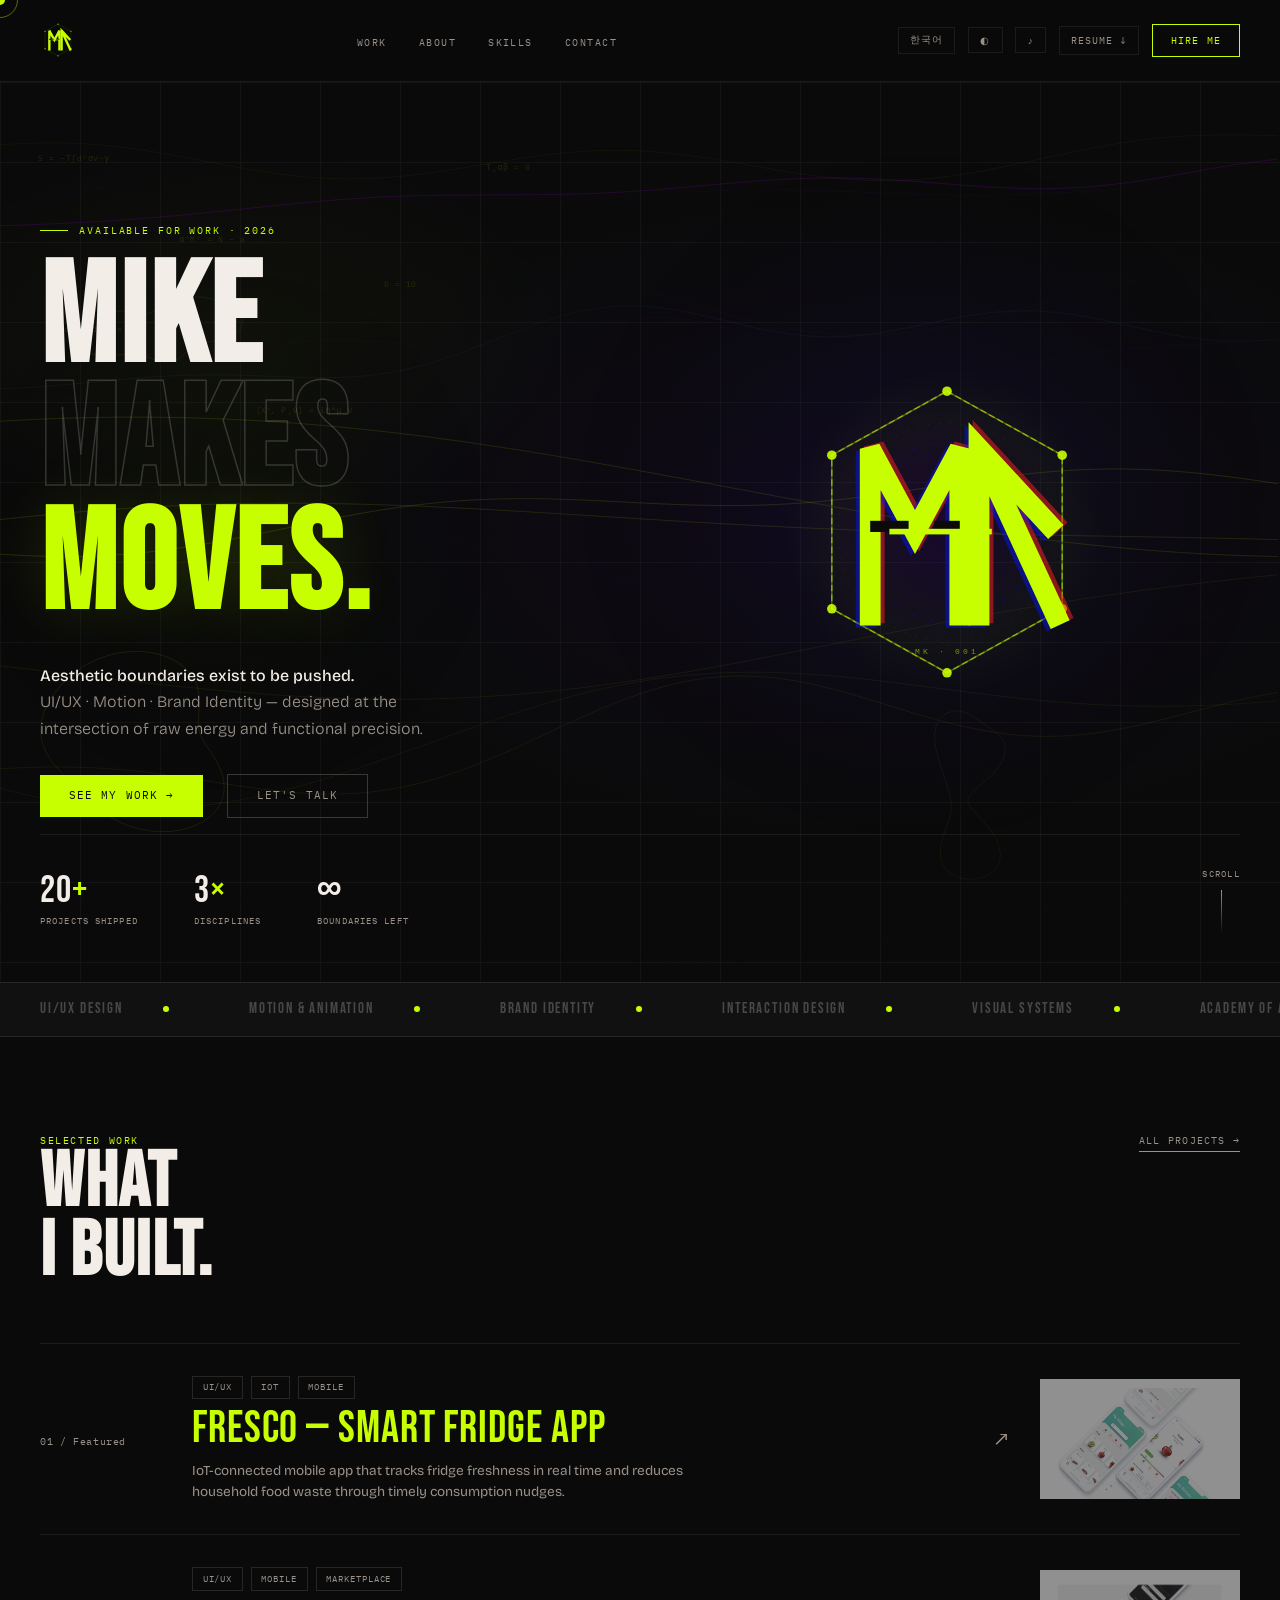
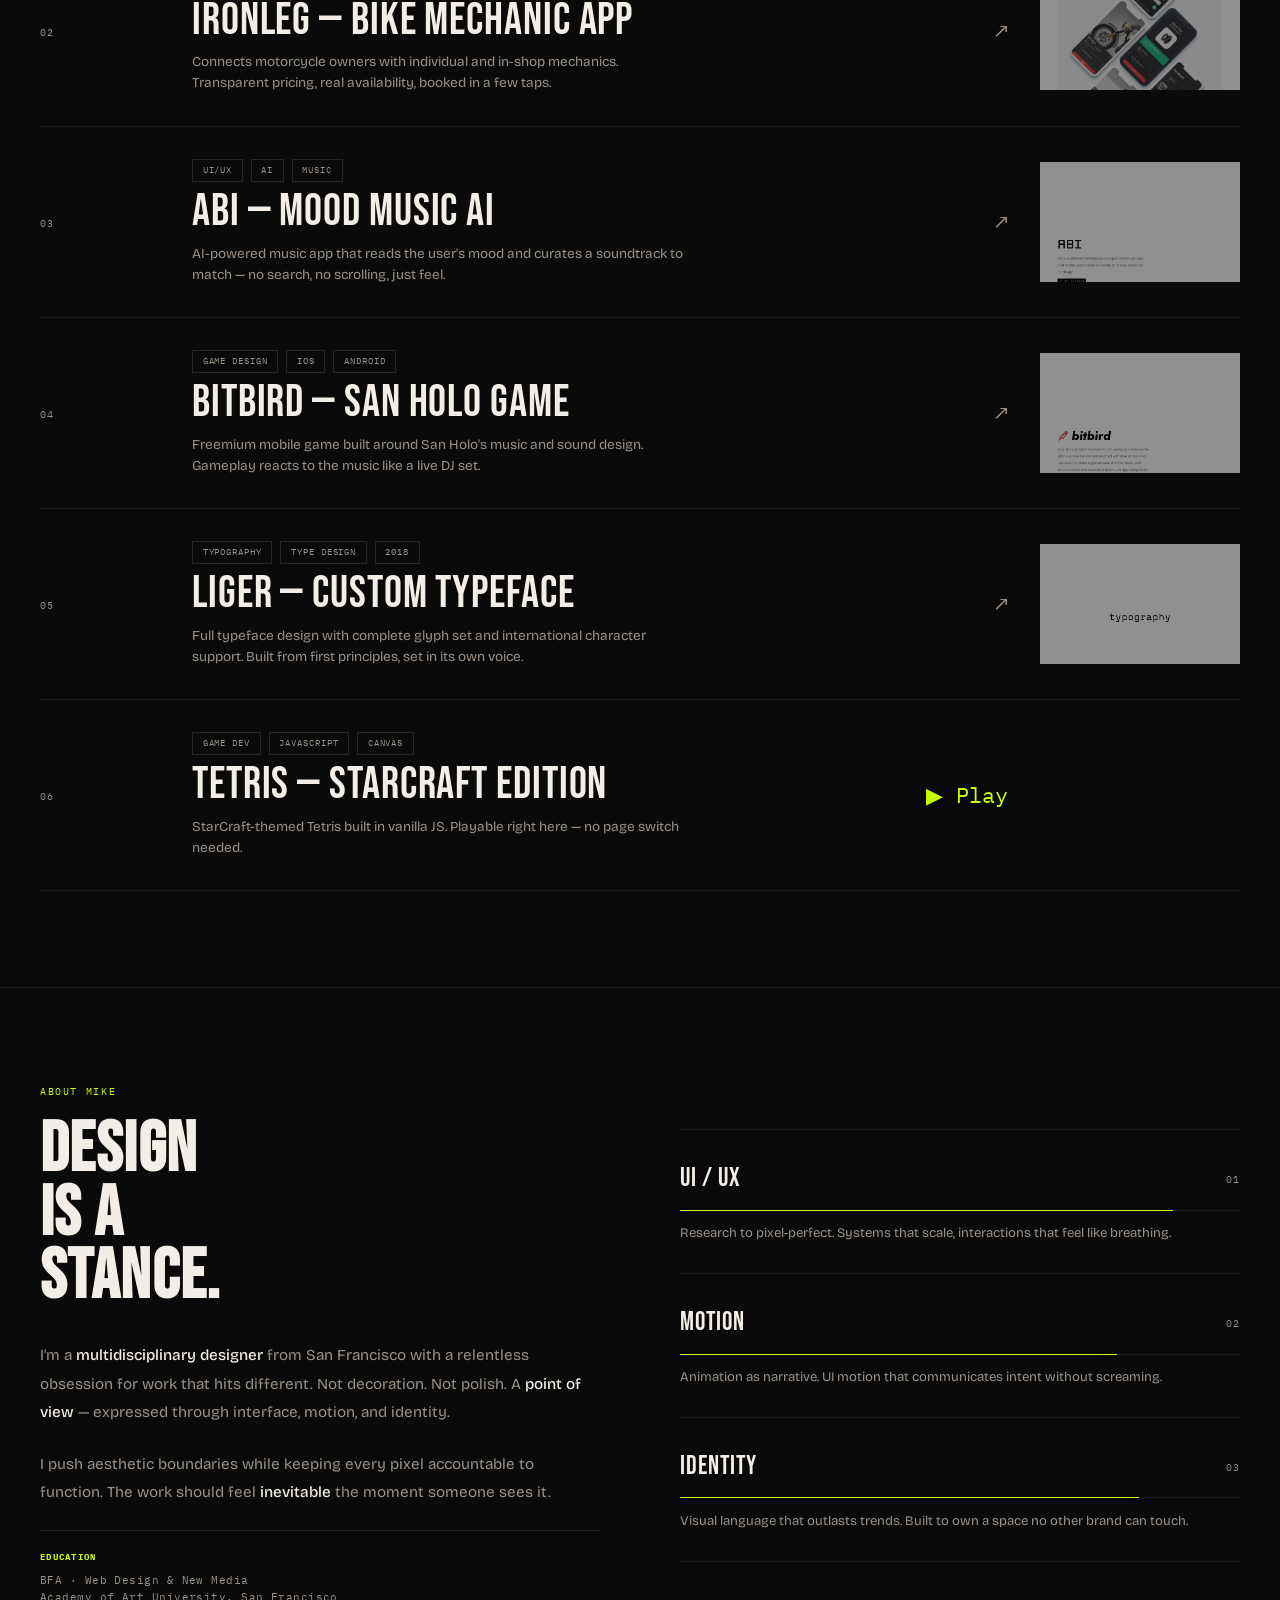
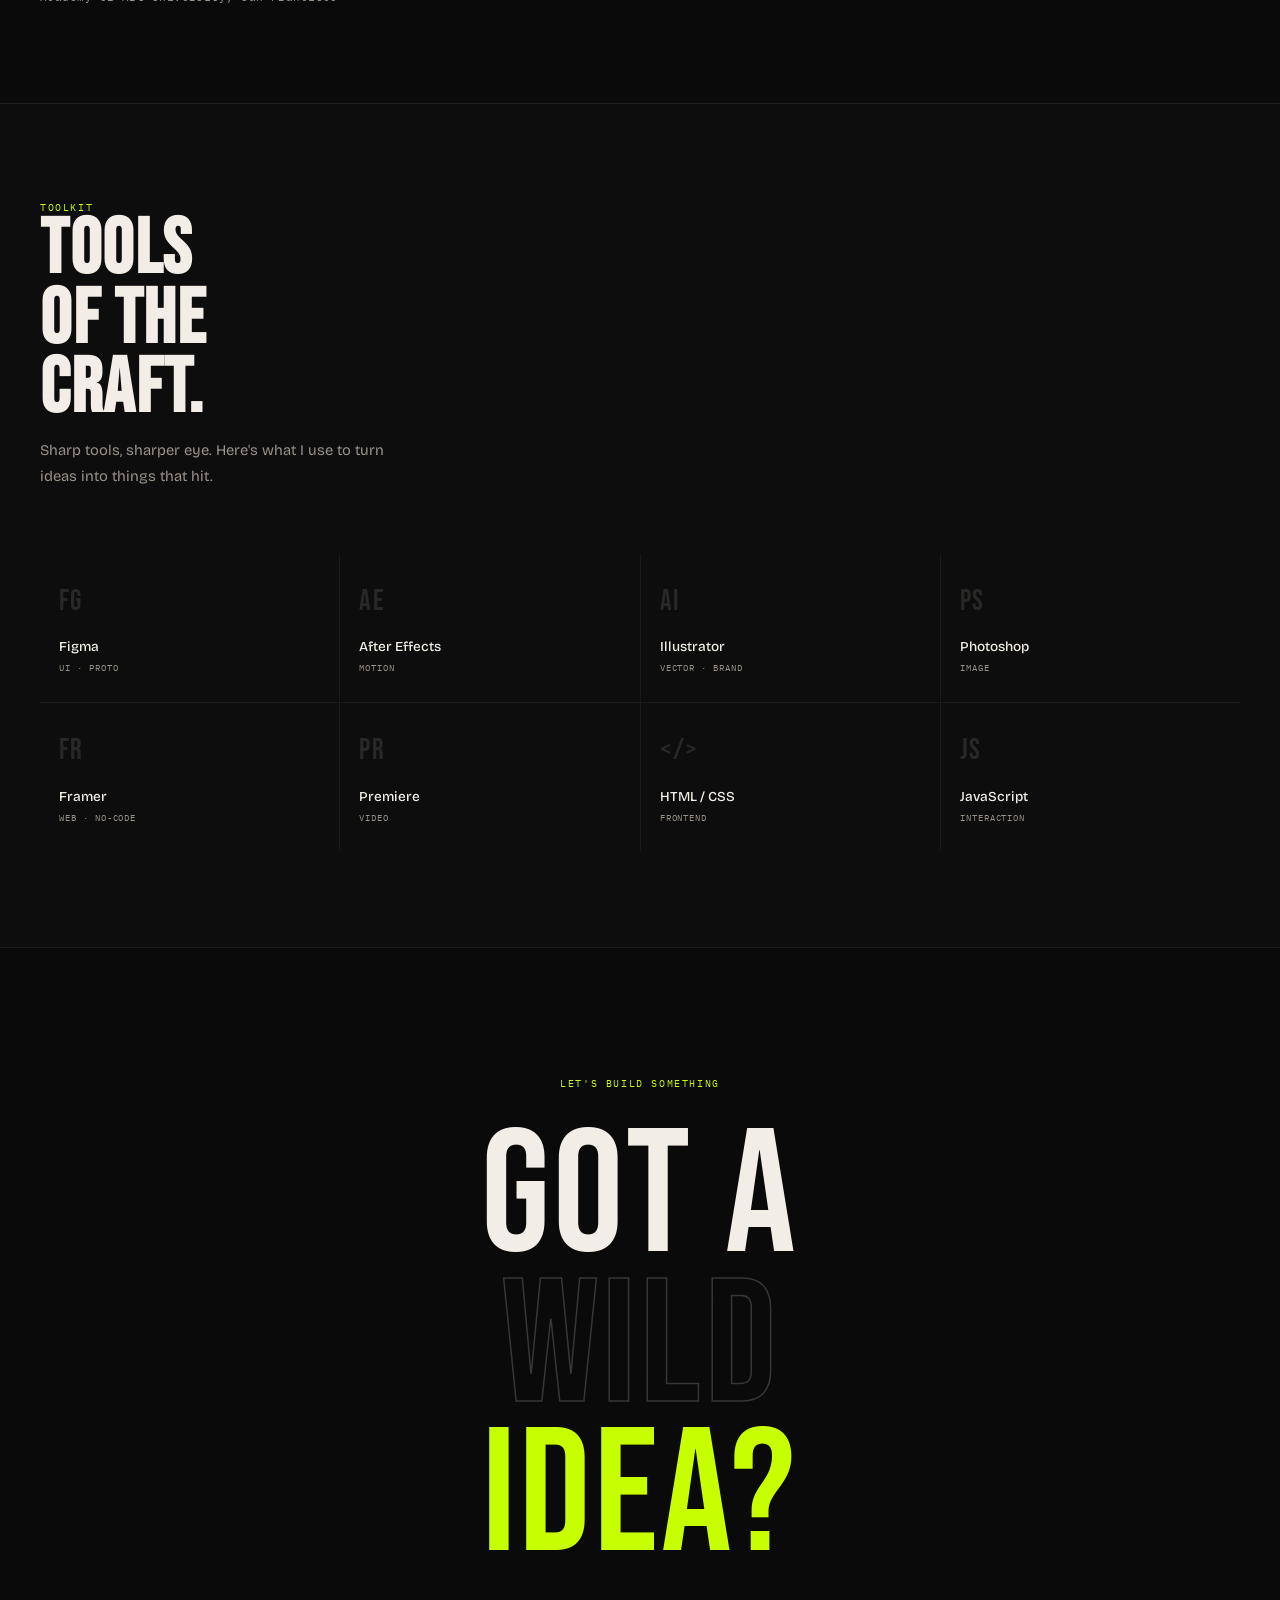
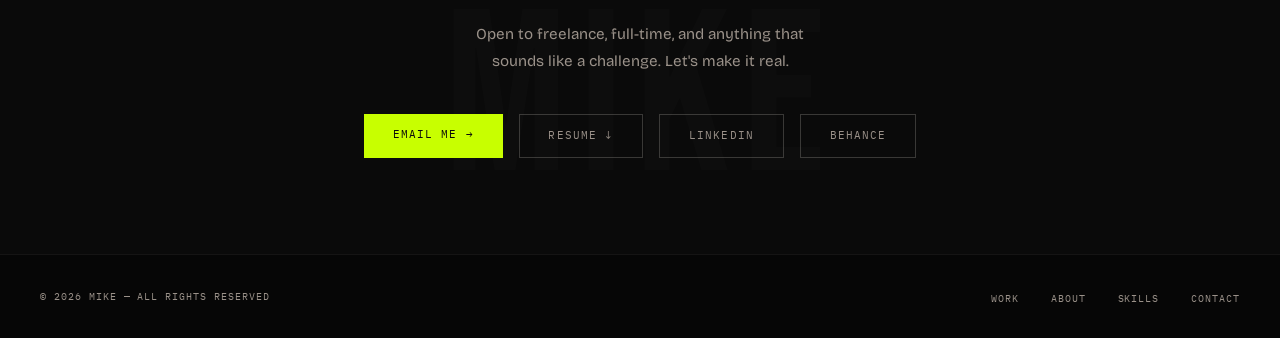
<file: index.html>
<!DOCTYPE html>
<html lang="en">
<head>
<meta charset="UTF-8"/>
<meta name="viewport" content="width=device-width, initial-scale=1.0"/>
<title>Mike — Designer</title>
<link rel="stylesheet" href="css/style.css"/>
<link href="https://fonts.googleapis.com/css2?family=Bebas+Neue&family=Black+Han+Sans&family=Noto+Sans+KR:wght@400;500;700&family=Bricolage+Grotesque:opsz,wght@12..96,200;12..96,400;12..96,500;12..96,700;12..96,800&family=IBM+Plex+Mono:wght@400;500&display=swap" rel="stylesheet"/>
</head>
<body>

<div id="cur"></div>
<div id="cur-ring"></div>

<!-- NAV -->
<nav>
  <a href="#hero" class="n-logo">
    <svg viewBox="0 0 200 200" xmlns="http://www.w3.org/2000/svg" class="n-badge">
      <polygon points="100,12 172,52 172,148 100,188 28,148 28,52" fill="none" stroke="#c8ff00" stroke-width="0.5" opacity="0.12"/>
      <polygon points="100,12 172,52 172,148 100,188 28,148 28,52" fill="none" stroke="#c8ff00" stroke-width="1" opacity="0.3"/>
      <polygon points="100,12 172,52 172,148 100,188 28,148 28,52" fill="none" stroke="#c8ff00" stroke-width="0.9" opacity="0.5" stroke-dasharray="4 2"/>
      <circle cx="100" cy="100" r="56" fill="none" stroke="#0014ff" stroke-width="0.6" stroke-dasharray="3 9" opacity="0.3"/>
      <circle cx="100" cy="12"  r="3" fill="#c8ff00" opacity="0.9"/>
      <circle cx="172" cy="52"  r="3" fill="#c8ff00" opacity="0.9"/>
      <circle cx="172" cy="148" r="3" fill="#c8ff00" opacity="0.9"/>
      <circle cx="100" cy="188" r="3" fill="#c8ff00" opacity="0.9"/>
      <circle cx="28"  cy="148" r="3" fill="#c8ff00" opacity="0.9"/>
      <circle cx="28"  cy="52"  r="3" fill="#c8ff00" opacity="0.9"/>
      <path d="M52 152 L52 48 L80 100 L108 48 L108 152" fill="none" stroke="#c8ff00" stroke-width="13" stroke-linejoin="miter" stroke-linecap="square"/>
      <path d="M120 152 L120 48 L168 100 L120 48 L168 152" fill="none" stroke="#c8ff00" stroke-width="13" stroke-linejoin="miter" stroke-linecap="square"/>
      <rect x="52" y="93" width="24" height="7" fill="#0a0a0a"/>
      <rect x="92" y="93" width="16" height="7" fill="#0a0a0a"/>
      <rect x="64" y="98" width="64" height="3.5" fill="#c8ff00"/>
    </svg>
  </a>
  <ul class="n-links">
    <li><a href="#works" data-i18n="nav.work">Work</a></li>
    <li><a href="#about" data-i18n="nav.about">About</a></li>
    <li><a href="#skills" data-i18n="nav.skills">Skills</a></li>
    <li><a href="#contact" data-i18n="nav.contact">Contact</a></li>
  </ul>
  <div class="nav-toggles">
    <button class="toggle-btn" id="lang-toggle">한국어</button>
    <button class="toggle-btn" id="invert-toggle">◐</button>
    <button class="toggle-btn" id="music-toggle" title="Beethoven — Symphony No. 9">♪</button>
    <audio id="bg-audio" src="assets/beethoven9_climax.mp3" loop preload="none"></audio>
    <a href="assets/resume.pdf" download class="toggle-btn">Resume ↓</a>
    <a href="#contact" class="n-hire" data-i18n="nav.hire">Hire me</a>
  </div>
</nav>

<!-- HERO -->
<section id="hero">
  <div class="hero-bg-grid"></div>
  <canvas id="quantum-canvas"></canvas>
  <div class="hero-diagonal"></div>
  <div class="hero-diagonal-inner">
    <div class="hero-shape-container">
      <div class="hero-circle" id="badge-hero">
        <svg viewBox="0 0 200 200" xmlns="http://www.w3.org/2000/svg" class="badge-svg">
          <rect width="200" height="200" fill="transparent"/>
          <polygon id="hex-static" points="100,12 172,52 172,148 100,188 28,148 28,52" fill="none" stroke="#c8ff00" stroke-width="0.5" opacity="0.12"/>
          <polygon id="hex-outer" points="100,12 172,52 172,148 100,188 28,148 28,52" fill="none" stroke="#c8ff00" stroke-width="1" opacity="0.3"/>
          <polygon id="hex-spin" points="100,12 172,52 172,148 100,188 28,148 28,52" fill="none" stroke="#c8ff00" stroke-width="0.9" opacity="0.5" stroke-dasharray="4 2"/>
          <circle id="inner-ring" cx="100" cy="100" r="56" fill="none" stroke="#0014ff" stroke-width="0.6" stroke-dasharray="3 9" opacity="0.3"/>
          <circle cx="100" cy="100" r="68" fill="none" stroke="#c8ff00" stroke-width="0.3" stroke-dasharray="1 6" opacity="0.15"/>
          <circle id="dot0" cx="100" cy="12"  r="3" fill="#c8ff00" opacity="0.9"/>
          <circle id="dot1" cx="172" cy="52"  r="3" fill="#c8ff00" opacity="0.9"/>
          <circle id="dot2" cx="172" cy="148" r="3" fill="#c8ff00" opacity="0.9"/>
          <circle id="dot3" cx="100" cy="188" r="3" fill="#c8ff00" opacity="0.9"/>
          <circle id="dot4" cx="28"  cy="148" r="3" fill="#c8ff00" opacity="0.9"/>
          <circle id="dot5" cx="28"  cy="52"  r="3" fill="#c8ff00" opacity="0.9"/>
          <g id="glitch-red" opacity="0.5" transform="translate(2.5,-1.5)">
            <path d="M52 152 L52 48 L80 100 L108 48 L108 152" fill="none" stroke="#ff1f1f" stroke-width="13" stroke-linejoin="miter" stroke-linecap="square"/>
            <path d="M120 152 L120 48 L168 100 L120 48 L168 152" fill="none" stroke="#ff1f1f" stroke-width="13" stroke-linejoin="miter" stroke-linecap="square"/>
          </g>
          <g id="glitch-blue" opacity="0.45" transform="translate(-2.5,1.5)">
            <path d="M52 152 L52 48 L80 100 L108 48 L108 152" fill="none" stroke="#0014ff" stroke-width="13" stroke-linejoin="miter" stroke-linecap="square"/>
            <path d="M120 152 L120 48 L168 100 L120 48 L168 152" fill="none" stroke="#0014ff" stroke-width="13" stroke-linejoin="miter" stroke-linecap="square"/>
          </g>
          <path d="M52 152 L52 48 L80 100 L108 48 L108 152" fill="none" stroke="#c8ff00" stroke-width="13" stroke-linejoin="miter" stroke-linecap="square"/>
          <path d="M120 152 L120 48 L168 100 L120 48 L168 152" fill="none" stroke="#c8ff00" stroke-width="13" stroke-linejoin="miter" stroke-linecap="square"/>
          <rect x="52" y="93" width="24" height="7" fill="#0a0a0a"/>
          <rect x="92" y="93" width="16" height="7" fill="#0a0a0a"/>
          <rect x="64" y="98" width="64" height="3.5" fill="#c8ff00"/>
          <text x="100" y="176" font-family="'Courier New',monospace" font-size="5" fill="#c8ff00" opacity="0.55" text-anchor="middle" letter-spacing="2">MK · 001</text>
        </svg>
      </div>
    </div>
  </div>

  <div class="q-readouts" aria-hidden="true">
    <span class="q-eq" style="top:8%;left:3%">S = −T∫d²σ√−γ</span>
    <span class="q-eq" style="top:17%;left:14%">α′M² = N − a</span>
    <span class="q-eq" style="top:27%;left:5%">∂_α∂^α Xᵘ = 0</span>
    <span class="q-eq" style="top:9%;left:38%">T_αβ = 0</span>
    <span class="q-eq" style="top:22%;left:30%">D = 10</span>
    <span class="q-eq" style="top:36%;left:20%">[Xᵘ, P_ν] = iη^μ_ν</span>
  </div>

  <div class="hero-left">
    <div class="hero-overline" data-i18n="hero.overline">Available for work · 2026</div>
    <h1 class="hero-h1">
      <div>MIKE</div>
      <div class="ghost" data-i18n="hero.h1.makes">MAKES</div>
      <div class="acid-word" data-i18n="hero.h1.moves">MOVES.</div>
    </h1>
    <p class="hero-sub" data-i18n="hero.sub"><strong>Aesthetic boundaries exist to be pushed.</strong><br/>
      UI/UX · Motion · Brand Identity — designed at the intersection of raw energy and functional precision.</p>
    <div class="hero-cta-row">
      <a href="#works" class="btn-primary" data-i18n="hero.cta.work">See my work →</a>
      <a href="#contact" class="btn-ghost" data-i18n="hero.cta.talk">Let's talk</a>
    </div>
  </div>

  <div class="hero-bottom">
    <div class="hero-stats">
      <div>
        <div class="stat-n">20<span>+</span></div>
        <div class="stat-l" data-i18n="stat.projects">Projects shipped</div>
      </div>
      <div>
        <div class="stat-n">3<span>×</span></div>
        <div class="stat-l" data-i18n="stat.disciplines">Disciplines</div>
      </div>
      <div>
        <div class="stat-n">∞</div>
        <div class="stat-l" data-i18n="stat.boundaries">Boundaries left</div>
      </div>
    </div>
    <a href="#works" class="scroll-hint">
      <span data-i18n="hero.scroll">Scroll</span>
      <div class="scroll-bar"></div>
    </a>
  </div>
</section>

<!-- TICKER -->
<div class="ticker">
  <div class="ticker-track">
    <div class="ticker-item"><span data-i18n="ticker.uiux">UI/UX Design</span> <span class="ticker-dot"></span></div>
    <div class="ticker-item"><span data-i18n="ticker.motion">Motion & Animation</span> <span class="ticker-dot"></span></div>
    <div class="ticker-item"><span data-i18n="ticker.brand">Brand Identity</span> <span class="ticker-dot"></span></div>
    <div class="ticker-item"><span data-i18n="ticker.interaction">Interaction Design</span> <span class="ticker-dot"></span></div>
    <div class="ticker-item"><span data-i18n="ticker.visual">Visual Systems</span> <span class="ticker-dot"></span></div>
    <div class="ticker-item"><span data-i18n="ticker.academy">Academy of Art · SF</span> <span class="ticker-dot"></span></div>
    <div class="ticker-item"><span data-i18n="ticker.uiux">UI/UX Design</span> <span class="ticker-dot"></span></div>
    <div class="ticker-item"><span data-i18n="ticker.motion">Motion & Animation</span> <span class="ticker-dot"></span></div>
    <div class="ticker-item"><span data-i18n="ticker.brand">Brand Identity</span> <span class="ticker-dot"></span></div>
    <div class="ticker-item"><span data-i18n="ticker.interaction">Interaction Design</span> <span class="ticker-dot"></span></div>
    <div class="ticker-item"><span data-i18n="ticker.visual">Visual Systems</span> <span class="ticker-dot"></span></div>
    <div class="ticker-item"><span data-i18n="ticker.academy">Academy of Art · SF</span> <span class="ticker-dot"></span></div>
  </div>
</div>

<!-- WORKS -->
<section id="works">
  <div class="section-header">
    <div>
      <div class="section-label" data-i18n="works.label">Selected Work</div>
      <h2 class="section-h reveal" data-i18n="works.h">WHAT<br/>I BUILT.</h2>
    </div>
    <a href="#" class="see-all" data-i18n="works.seeall">All projects →</a>
  </div>

  <div class="works-list">
    <a href="fresco.html" class="work-item featured-row reveal">
      <div class="work-idx">01 / Featured</div>
      <div class="work-center">
        <div class="work-tags-row">
          <span class="wtag">UI/UX</span>
          <span class="wtag">IoT</span>
          <span class="wtag">Mobile</span>
        </div>
        <div class="work-title-row" data-i18n="work.01.title">Fresco — Smart Fridge App</div>
        <div class="work-desc" data-i18n="work.01.desc">IoT-connected mobile app that tracks fridge freshness in real time and reduces household food waste through timely consumption nudges.</div>
      </div>
      <div class="work-arrow">↗</div>
      <img src="assets/fresco/5.png" alt="Fresco app mockup" class="work-preview"/>
    </a>

    <a href="ironleg.html" class="work-item reveal" style="display:grid;grid-template-columns:120px 1fr auto 200px;">
      <div class="work-idx">02</div>
      <div class="work-center">
        <div class="work-tags-row">
          <span class="wtag">UI/UX</span>
          <span class="wtag">Mobile</span>
          <span class="wtag">Marketplace</span>
        </div>
        <div class="work-title-row" data-i18n="work.02.title">ironleg — Bike Mechanic App</div>
        <div class="work-desc" data-i18n="work.02.desc">Connects motorcycle owners with individual and in-shop mechanics. Transparent pricing, real availability, booked in a few taps.</div>
      </div>
      <div class="work-arrow">↗</div>
      <img src="assets/ironleg/5.png" alt="ironleg app mockup" class="work-preview"/>
    </a>

    <a href="abi.html" class="work-item reveal">
      <div class="work-idx">03</div>
      <div class="work-center">
        <div class="work-tags-row">
          <span class="wtag">UI/UX</span>
          <span class="wtag">AI</span>
          <span class="wtag">Music</span>
        </div>
        <div class="work-title-row" data-i18n="work.03.title">ABI — Mood Music AI</div>
        <div class="work-desc" data-i18n="work.03.desc">AI-powered music app that reads the user's mood and curates a soundtrack to match — no search, no scrolling, just feel.</div>
      </div>
      <div class="work-arrow">↗</div>
      <img src="assets/abi/1.png" alt="ABI mood music app" class="work-preview"/>
    </a>

    <a href="bitbird.html" class="work-item reveal">
      <div class="work-idx">04</div>
      <div class="work-center">
        <div class="work-tags-row">
          <span class="wtag">Game Design</span>
          <span class="wtag">iOS</span>
          <span class="wtag">Android</span>
        </div>
        <div class="work-title-row" data-i18n="work.04.title">bitbird — San Holo Game</div>
        <div class="work-desc" data-i18n="work.04.desc">Freemium mobile game built around San Holo's music and sound design. Gameplay reacts to the music like a live DJ set.</div>
      </div>
      <div class="work-arrow">↗</div>
      <img src="assets/bitbird/1.png" alt="bitbird game mockup" class="work-preview"/>
    </a>

    <a href="liger.html" class="work-item reveal">
      <div class="work-idx">05</div>
      <div class="work-center">
        <div class="work-tags-row">
          <span class="wtag">Typography</span>
          <span class="wtag">Type Design</span>
          <span class="wtag">2018</span>
        </div>
        <div class="work-title-row" data-i18n="work.05.title">Liger — Custom Typeface</div>
        <div class="work-desc" data-i18n="work.05.desc">Full typeface design with complete glyph set and international character support. Built from first principles, set in its own voice.</div>
      </div>
      <div class="work-arrow">↗</div>
      <img src="assets/liger/1.png" alt="Liger typeface specimen" class="work-preview"/>
    </a>

    <div class="work-item reveal" id="tetris-work-item" style="cursor:pointer;">
      <div class="work-idx">06</div>
      <div class="work-center">
        <div class="work-tags-row">
          <span class="wtag">Game Dev</span>
          <span class="wtag">JavaScript</span>
          <span class="wtag">Canvas</span>
        </div>
        <div class="work-title-row">Tetris — StarCraft Edition</div>
        <div class="work-desc">StarCraft-themed Tetris built in vanilla JS. Playable right here — no page switch needed.</div>
      </div>
      <div class="work-arrow" style="color:var(--acid)">▶ Play</div>
    </div>
  </div>
</section>

<!-- TETRIS MODAL -->
<div id="tetris-modal" style="display:none;position:fixed;inset:0;z-index:9999;background:rgba(10,10,10,0.92);backdrop-filter:blur(6px);align-items:center;justify-content:center;">
  <div style="position:relative;width:min(98vw,860px);height:min(95vh,640px);border:1px solid var(--acid);box-shadow:0 0 40px rgba(200,255,0,0.15);">
    <button id="tetris-close" style="position:absolute;top:-40px;right:0;background:none;border:none;color:var(--acid);font-family:var(--f-mono);font-size:13px;letter-spacing:2px;cursor:pointer;padding:6px 12px;opacity:0.8;">✕ CLOSE</button>
    <iframe id="tetris-frame" src="" title="Tetris — StarCraft Edition" style="width:100%;height:100%;border:none;display:block;"></iframe>
  </div>
</div>

<!-- ABOUT -->
<section id="about">
  <div class="about-left reveal">
    <div class="about-label" data-i18n="about.label">About Mike</div>
    <h2 class="about-h" data-i18n="about.h">DESIGN<br/>IS A<br/>STANCE.</h2>
    <p class="about-body" data-i18n="about.body1">
      I'm a <strong>multidisciplinary designer</strong> from San Francisco with a relentless obsession for work that hits different. Not decoration. Not polish. A <strong>point of view</strong> — expressed through interface, motion, and identity.
    </p>
    <p class="about-body" data-i18n="about.body2">
      I push aesthetic boundaries while keeping every pixel accountable to function. The work should feel <strong>inevitable</strong> the moment someone sees it.
    </p>
    <div class="about-edu">
      <b data-i18n="about.edu.label">Education</b>
      <span data-i18n="about.edu.content">BFA · Web Design & New Media<br/>Academy of Art University, San Francisco</span>
    </div>
  </div>

  <div class="about-right reveal">
    <div class="discipline-card">
      <div class="disc-header">
        <span class="disc-name">UI / UX</span>
        <span class="disc-num">01</span>
      </div>
      <div class="disc-bar"><div class="disc-bar-fill" style="--w:88%"></div></div>
      <div class="disc-desc" data-i18n="disc.01.desc">Research to pixel-perfect. Systems that scale, interactions that feel like breathing.</div>
    </div>
    <div class="discipline-card">
      <div class="disc-header">
        <span class="disc-name">Motion</span>
        <span class="disc-num">02</span>
      </div>
      <div class="disc-bar"><div class="disc-bar-fill" style="--w:78%"></div></div>
      <div class="disc-desc" data-i18n="disc.02.desc">Animation as narrative. UI motion that communicates intent without screaming.</div>
    </div>
    <div class="discipline-card">
      <div class="disc-header">
        <span class="disc-name">Identity</span>
        <span class="disc-num">03</span>
      </div>
      <div class="disc-bar"><div class="disc-bar-fill" style="--w:82%"></div></div>
      <div class="disc-desc" data-i18n="disc.03.desc">Visual language that outlasts trends. Built to own a space no other brand can touch.</div>
    </div>
  </div>
</section>

<!-- SKILLS -->
<section id="skills">
  <div class="skills-top">
    <div class="reveal">
      <div class="section-label" data-i18n="skills.label">Toolkit</div>
      <h2 class="section-h" data-i18n="skills.h">TOOLS<br/>OF THE<br/>CRAFT.</h2>
      <p class="skills-intro" data-i18n="skills.intro">Sharp tools, sharper eye. Here's what I use to turn ideas into things that hit.</p>
    </div>
  </div>
  <div class="skills-mosaic reveal">
    <div class="sk"><div class="sk-abbr">Fg</div><div class="sk-name">Figma</div><div class="sk-cat">UI · Proto</div></div>
    <div class="sk"><div class="sk-abbr">Ae</div><div class="sk-name">After Effects</div><div class="sk-cat">Motion</div></div>
    <div class="sk"><div class="sk-abbr">Ai</div><div class="sk-name">Illustrator</div><div class="sk-cat">Vector · Brand</div></div>
    <div class="sk"><div class="sk-abbr">Ps</div><div class="sk-name">Photoshop</div><div class="sk-cat">Image</div></div>
    <div class="sk"><div class="sk-abbr">Fr</div><div class="sk-name">Framer</div><div class="sk-cat">Web · No-code</div></div>
    <div class="sk"><div class="sk-abbr">Pr</div><div class="sk-name">Premiere</div><div class="sk-cat">Video</div></div>
    <div class="sk"><div class="sk-abbr">&lt;/&gt;</div><div class="sk-name">HTML / CSS</div><div class="sk-cat">Frontend</div></div>
    <div class="sk"><div class="sk-abbr">Js</div><div class="sk-name">JavaScript</div><div class="sk-cat">Interaction</div></div>
  </div>
</section>

<!-- CONTACT -->
<section id="contact">
  <div class="contact-bg-text">MIKE</div>
  <div class="section-label" style="margin-bottom:2rem;text-align:center;" data-i18n="contact.label">Let's build something</div>
  <div class="contact-giant reveal">
    <div class="line1" data-i18n="contact.line1">GOT A</div>
    <div class="line2" data-i18n="contact.line2">WILD</div>
    <div class="line3" data-i18n="contact.line3">IDEA?</div>
  </div>
  <p class="contact-meta reveal" data-i18n="contact.meta">Open to freelance, full-time, and anything that sounds like a challenge. Let's make it real.</p>
  <div class="contact-btns reveal">
    <a href="mailto:friscomike94@gmail.com" class="btn-primary" data-i18n="contact.email">Email me →</a>
    <a href="assets/resume.pdf" download class="btn-ghost">Resume ↓</a>
    <a href="https://linkedin.com/in/mike" class="btn-ghost" target="_blank">LinkedIn</a>
    <a href="https://behance.net/mike" class="btn-ghost" target="_blank">Behance</a>
  </div>
</section>

<!-- FOOTER -->
<footer>
  <span class="f-copy" data-i18n="footer.copy">© 2026 Mike — All rights reserved</span>
  <ul class="f-links">
    <li><a href="#works" data-i18n="footer.work">Work</a></li>
    <li><a href="#about" data-i18n="footer.about">About</a></li>
    <li><a href="#skills" data-i18n="footer.skills">Skills</a></li>
    <li><a href="#contact" data-i18n="footer.contact">Contact</a></li>
  </ul>
</footer>

<script src="js/logo.js"></script>
<script src="js/main.js"></script>
<script src="js/quantum.js"></script>
</body>
</html>
</file>
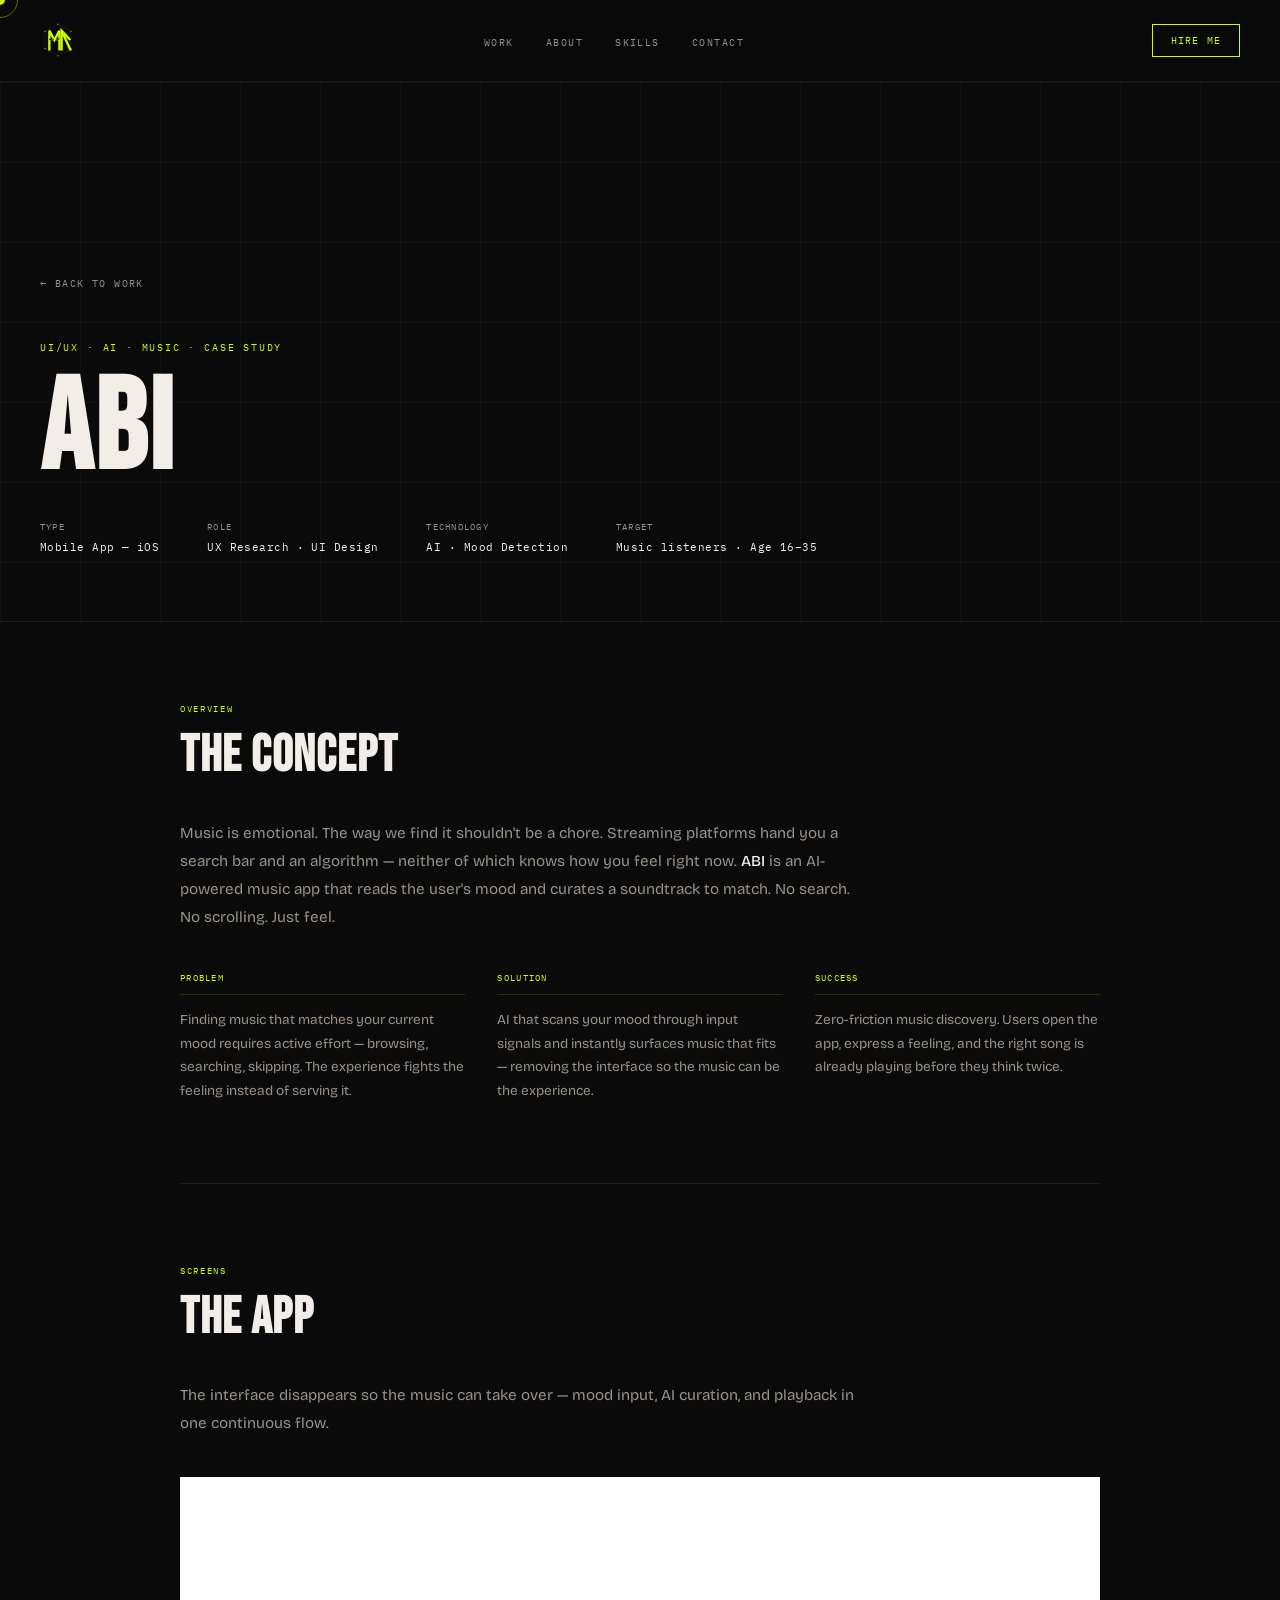
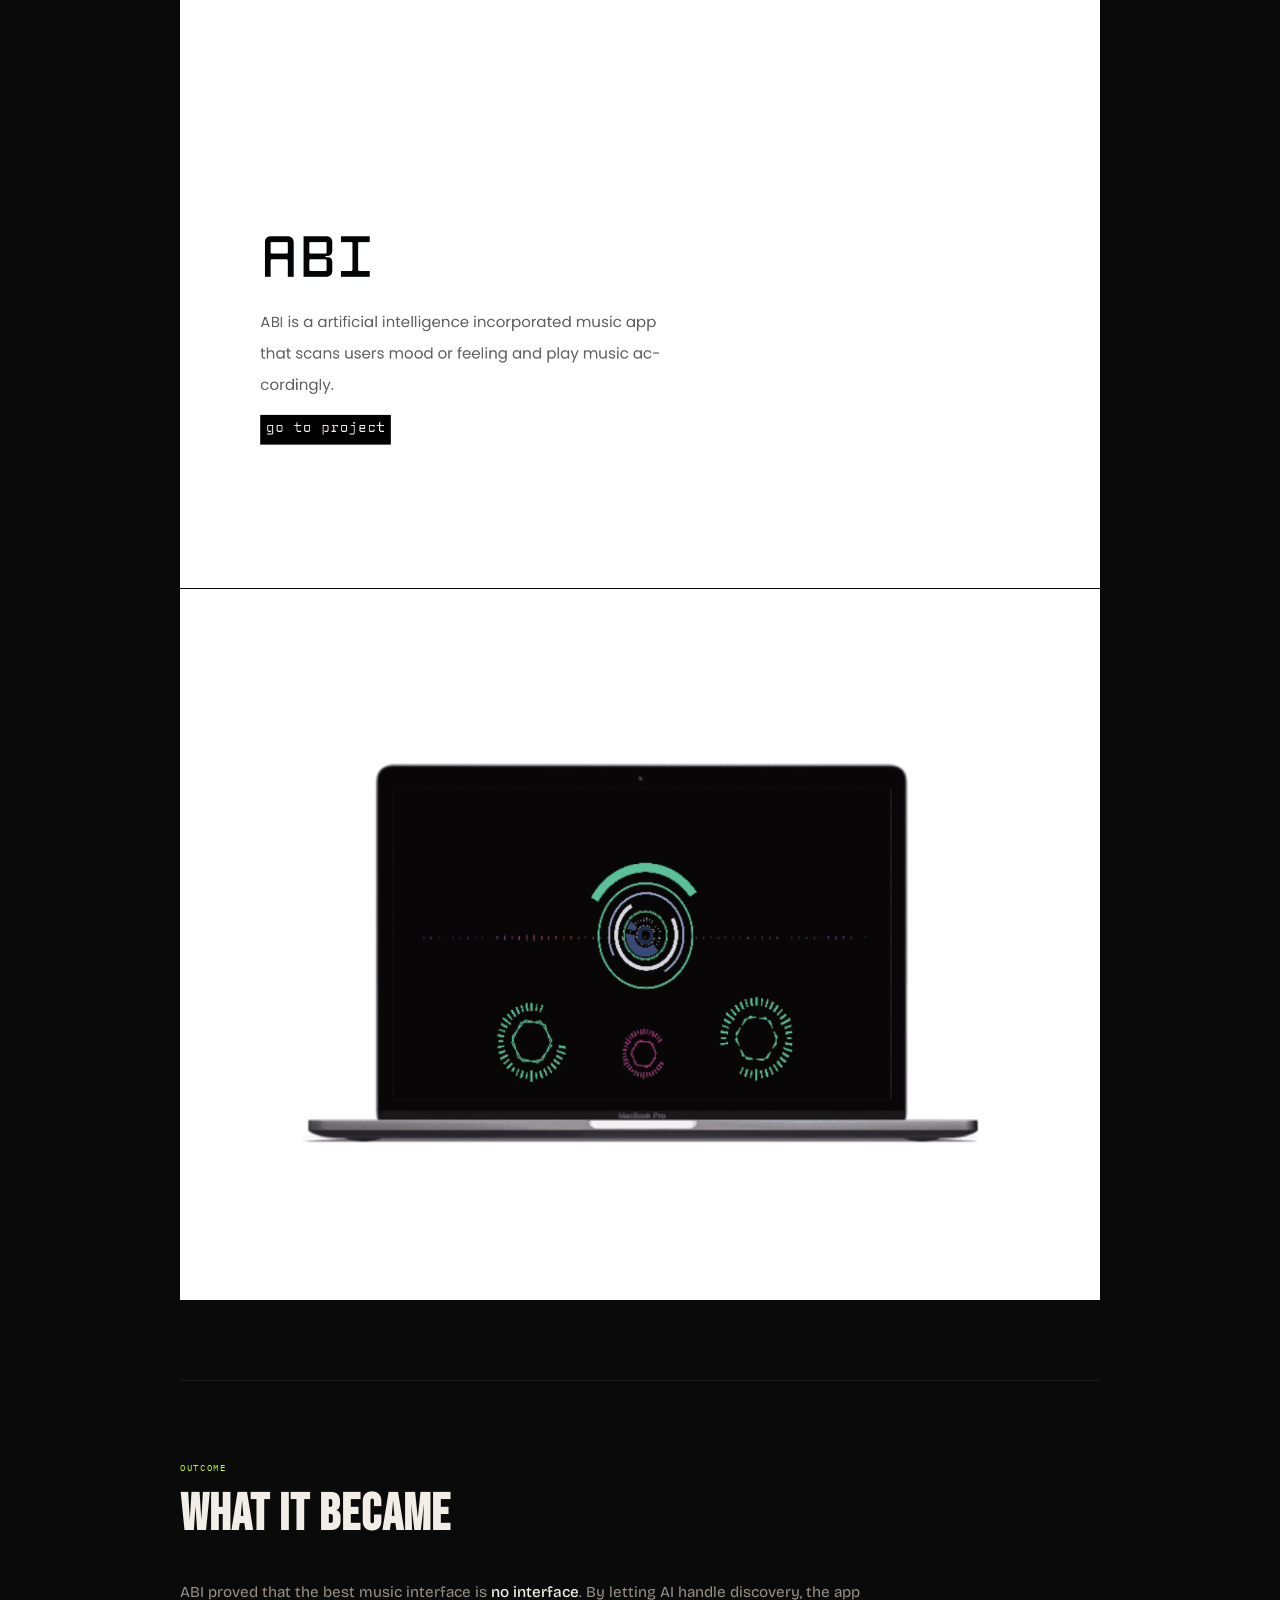
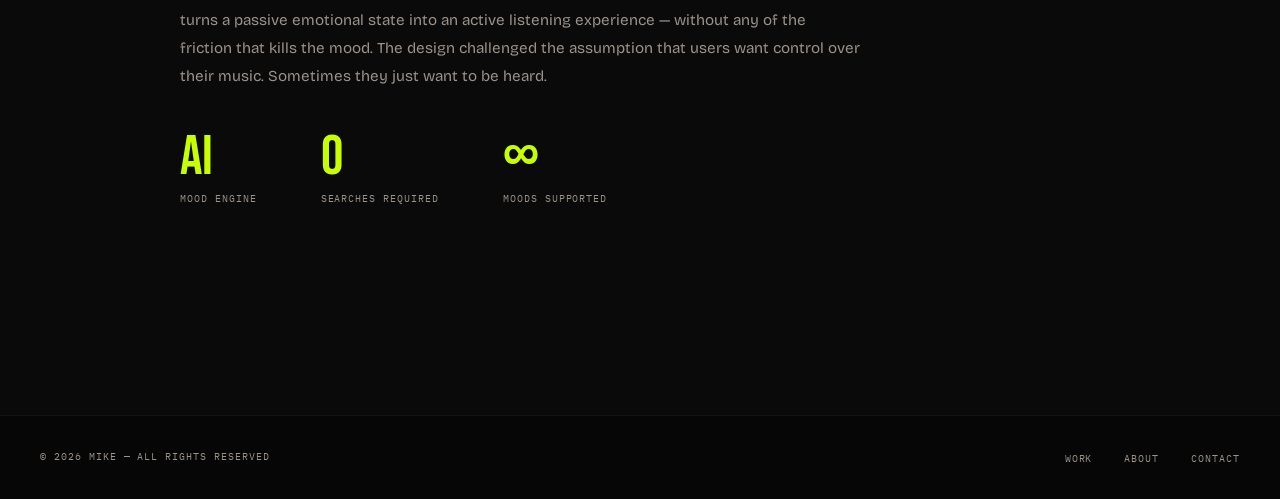
<file: abi.html>
<!DOCTYPE html>
<html lang="en">
<head>
<meta charset="UTF-8"/>
<meta name="viewport" content="width=device-width, initial-scale=1.0"/>
<title>ABI — Mike</title>
<link rel="stylesheet" href="css/style.css"/>
<link href="https://fonts.googleapis.com/css2?family=Bebas+Neue&family=Bricolage+Grotesque:opsz,wght@12..96,200;12..96,400;12..96,500;12..96,700;12..96,800&family=IBM+Plex+Mono:wght@400;500&display=swap" rel="stylesheet"/>
<style>
  .cs-wrap { max-width: 1000px; margin: 0 auto; padding: 0 2.5rem 8rem; }
  .cs-hero {
    min-height: 60vh; display: flex; flex-direction: column;
    justify-content: flex-end; padding: 6rem 2.5rem 4rem;
    border-bottom: 1px solid var(--border); position: relative; overflow: hidden;
  }
  .cs-hero-bg {
    position: absolute; inset: 0;
    background-image:
      linear-gradient(rgba(242,237,230,.03) 1px, transparent 1px),
      linear-gradient(90deg, rgba(242,237,230,.03) 1px, transparent 1px);
    background-size: 80px 80px; pointer-events: none;
  }
  .cs-back {
    font-family: var(--f-mono); font-size: .63rem;
    text-transform: uppercase; letter-spacing: .14em;
    color: var(--muted); margin-bottom: 3rem;
    display: inline-flex; align-items: center; gap: .5rem;
    transition: color .2s; position: relative; z-index: 2;
  }
  .cs-back:hover { color: var(--acid); }
  .cs-label {
    font-family: var(--f-mono); font-size: .63rem;
    text-transform: uppercase; letter-spacing: .18em;
    color: var(--acid); margin-bottom: 1.2rem; position: relative; z-index: 2;
  }
  .cs-title {
    font-family: var(--f-display);
    font-size: clamp(4rem, 10vw, 8rem);
    line-height: .88; letter-spacing: .02em;
    color: var(--paper); position: relative; z-index: 2;
    margin-bottom: 2rem;
  }
  .cs-meta-row {
    display: flex; gap: 3rem; flex-wrap: wrap;
    position: relative; z-index: 2;
  }
  .cs-meta-label {
    font-family: var(--f-mono); font-size: .55rem;
    text-transform: uppercase; letter-spacing: .14em;
    color: var(--muted); margin-bottom: .3rem;
  }
  .cs-meta-val {
    font-family: var(--f-mono); font-size: .7rem;
    color: var(--paper); letter-spacing: .04em;
  }
  .cs-section { padding: 5rem 0; border-bottom: 1px solid var(--border); }
  .cs-section:last-child { border-bottom: none; }
  .cs-section-label {
    font-family: var(--f-mono); font-size: .58rem;
    text-transform: uppercase; letter-spacing: .18em;
    color: var(--acid); margin-bottom: 1rem;
  }
  .cs-h2 {
    font-family: var(--f-display);
    font-size: clamp(2.2rem, 4vw, 3.5rem);
    letter-spacing: .02em; color: var(--paper);
    line-height: .9; margin-bottom: 2.5rem;
  }
  .cs-body {
    font-size: .95rem; color: var(--muted);
    line-height: 1.85; max-width: 680px;
  }
  .cs-body strong { color: var(--paper); font-weight: 500; }
  .cs-3col { display: grid; grid-template-columns: 1fr 1fr 1fr; gap: 2rem; margin-top: 2.5rem; }
  .cs-col-label {
    font-family: var(--f-mono); font-size: .58rem;
    text-transform: uppercase; letter-spacing: .14em;
    color: var(--acid); margin-bottom: .8rem;
    border-bottom: 1px solid rgba(200,255,0,.15); padding-bottom: .5rem;
  }
  .cs-col-body { font-size: .85rem; color: var(--muted); line-height: 1.75; }
  .cs-stats { display: flex; gap: 4rem; flex-wrap: wrap; margin-top: 2.5rem; }
  .cs-stat-n {
    font-family: var(--f-display); font-size: 3.5rem;
    color: var(--acid); line-height: 1;
  }
  .cs-stat-l {
    font-family: var(--f-mono); font-size: .6rem;
    text-transform: uppercase; letter-spacing: .1em;
    color: var(--muted); margin-top: .3rem;
  }
  @media (max-width: 768px) {
    .cs-3col { grid-template-columns: 1fr; }
    .cs-meta-row { gap: 1.5rem; }
  }
</style>
</head>
<body>
<div id="cur"></div>
<div id="cur-ring"></div>

<nav>
  <a href="index.html" class="n-logo">
    <svg viewBox="0 0 200 200" xmlns="http://www.w3.org/2000/svg" class="n-badge">
      <polygon points="100,12 172,52 172,148 100,188 28,148 28,52" fill="none" stroke="#c8ff00" stroke-width="0.5" opacity="0.12"/>
      <polygon points="100,12 172,52 172,148 100,188 28,148 28,52" fill="none" stroke="#c8ff00" stroke-width="1" opacity="0.3"/>
      <polygon points="100,12 172,52 172,148 100,188 28,148 28,52" fill="none" stroke="#c8ff00" stroke-width="0.9" opacity="0.5" stroke-dasharray="4 2"/>
      <circle cx="100" cy="100" r="56" fill="none" stroke="#0014ff" stroke-width="0.6" stroke-dasharray="3 9" opacity="0.3"/>
      <circle cx="100" cy="12" r="3" fill="#c8ff00" opacity="0.9"/>
      <circle cx="172" cy="52" r="3" fill="#c8ff00" opacity="0.9"/>
      <circle cx="172" cy="148" r="3" fill="#c8ff00" opacity="0.9"/>
      <circle cx="100" cy="188" r="3" fill="#c8ff00" opacity="0.9"/>
      <circle cx="28" cy="148" r="3" fill="#c8ff00" opacity="0.9"/>
      <circle cx="28" cy="52" r="3" fill="#c8ff00" opacity="0.9"/>
      <path d="M52 152 L52 48 L80 100 L108 48 L108 152" fill="none" stroke="#c8ff00" stroke-width="13" stroke-linejoin="miter" stroke-linecap="square"/>
      <path d="M120 152 L120 48 L168 100 L120 48 L168 152" fill="none" stroke="#c8ff00" stroke-width="13" stroke-linejoin="miter" stroke-linecap="square"/>
      <rect x="52" y="93" width="24" height="7" fill="#0a0a0a"/>
      <rect x="92" y="93" width="16" height="7" fill="#0a0a0a"/>
      <rect x="64" y="98" width="64" height="3.5" fill="#c8ff00"/>
    </svg>
  </a>
  <ul class="n-links">
    <li><a href="index.html#works">Work</a></li>
    <li><a href="index.html#about">About</a></li>
    <li><a href="index.html#skills">Skills</a></li>
    <li><a href="index.html#contact">Contact</a></li>
  </ul>
  <a href="index.html#contact" class="n-hire">Hire me</a>
</nav>

<div class="cs-hero">
  <div class="cs-hero-bg"></div>
  <a href="index.html#works" class="cs-back">← Back to work</a>
  <div class="cs-label">UI/UX · AI · Music · Case Study</div>
  <h1 class="cs-title">ABI</h1>
  <div class="cs-meta-row">
    <div class="cs-meta-item">
      <div class="cs-meta-label">Type</div>
      <div class="cs-meta-val">Mobile App — iOS</div>
    </div>
    <div class="cs-meta-item">
      <div class="cs-meta-label">Role</div>
      <div class="cs-meta-val">UX Research · UI Design</div>
    </div>
    <div class="cs-meta-item">
      <div class="cs-meta-label">Technology</div>
      <div class="cs-meta-val">AI · Mood Detection</div>
    </div>
    <div class="cs-meta-item">
      <div class="cs-meta-label">Target</div>
      <div class="cs-meta-val">Music listeners · Age 16–35</div>
    </div>
  </div>
</div>

<div class="cs-wrap">

  <div class="cs-section">
    <div class="cs-section-label">Overview</div>
    <h2 class="cs-h2">THE CONCEPT</h2>
    <p class="cs-body">
      Music is emotional. The way we find it shouldn't be a chore. Streaming platforms hand you a search bar and an algorithm — neither of which knows how you feel right now.
      <strong>ABI</strong> is an AI-powered music app that reads the user's mood and curates a soundtrack to match. No search. No scrolling. Just feel.
    </p>
    <div class="cs-3col">
      <div>
        <div class="cs-col-label">Problem</div>
        <div class="cs-col-body">Finding music that matches your current mood requires active effort — browsing, searching, skipping. The experience fights the feeling instead of serving it.</div>
      </div>
      <div>
        <div class="cs-col-label">Solution</div>
        <div class="cs-col-body">AI that scans your mood through input signals and instantly surfaces music that fits — removing the interface so the music can be the experience.</div>
      </div>
      <div>
        <div class="cs-col-label">Success</div>
        <div class="cs-col-body">Zero-friction music discovery. Users open the app, express a feeling, and the right song is already playing before they think twice.</div>
      </div>
    </div>
  </div>

  <div class="cs-section">
    <div class="cs-section-label">Screens</div>
    <h2 class="cs-h2">THE APP</h2>
    <p class="cs-body">The interface disappears so the music can take over — mood input, AI curation, and playback in one continuous flow.</p>
    <div style="margin-top:2.5rem; display:flex; flex-direction:column; gap:1px;">
      <img src="assets/abi/1.png" alt="ABI — mood detection and onboarding screens" style="width:100%;display:block;"/>
      <img src="assets/abi/2.png" alt="ABI — AI curation and playback screens" style="width:100%;display:block;"/>
    </div>
  </div>

  <div class="cs-section">
    <div class="cs-section-label">Outcome</div>
    <h2 class="cs-h2">WHAT IT BECAME</h2>
    <p class="cs-body">
      ABI proved that the best music interface is <strong>no interface</strong>. By letting AI handle discovery, the app turns a passive emotional state into an active listening experience — without any of the friction that kills the mood.
      The design challenged the assumption that users want control over their music. Sometimes they just want to be heard.
    </p>
    <div class="cs-stats">
      <div>
        <div class="cs-stat-n">AI</div>
        <div class="cs-stat-l">Mood engine</div>
      </div>
      <div>
        <div class="cs-stat-n">0</div>
        <div class="cs-stat-l">Searches required</div>
      </div>
      <div>
        <div class="cs-stat-n">∞</div>
        <div class="cs-stat-l">Moods supported</div>
      </div>
    </div>
  </div>

</div>

<footer>
  <span class="f-copy">© 2026 Mike — All rights reserved</span>
  <ul class="f-links">
    <li><a href="index.html#works">Work</a></li>
    <li><a href="index.html#about">About</a></li>
    <li><a href="index.html#contact">Contact</a></li>
  </ul>
</footer>

<script src="js/main.js"></script>
</body>
</html>
</file>
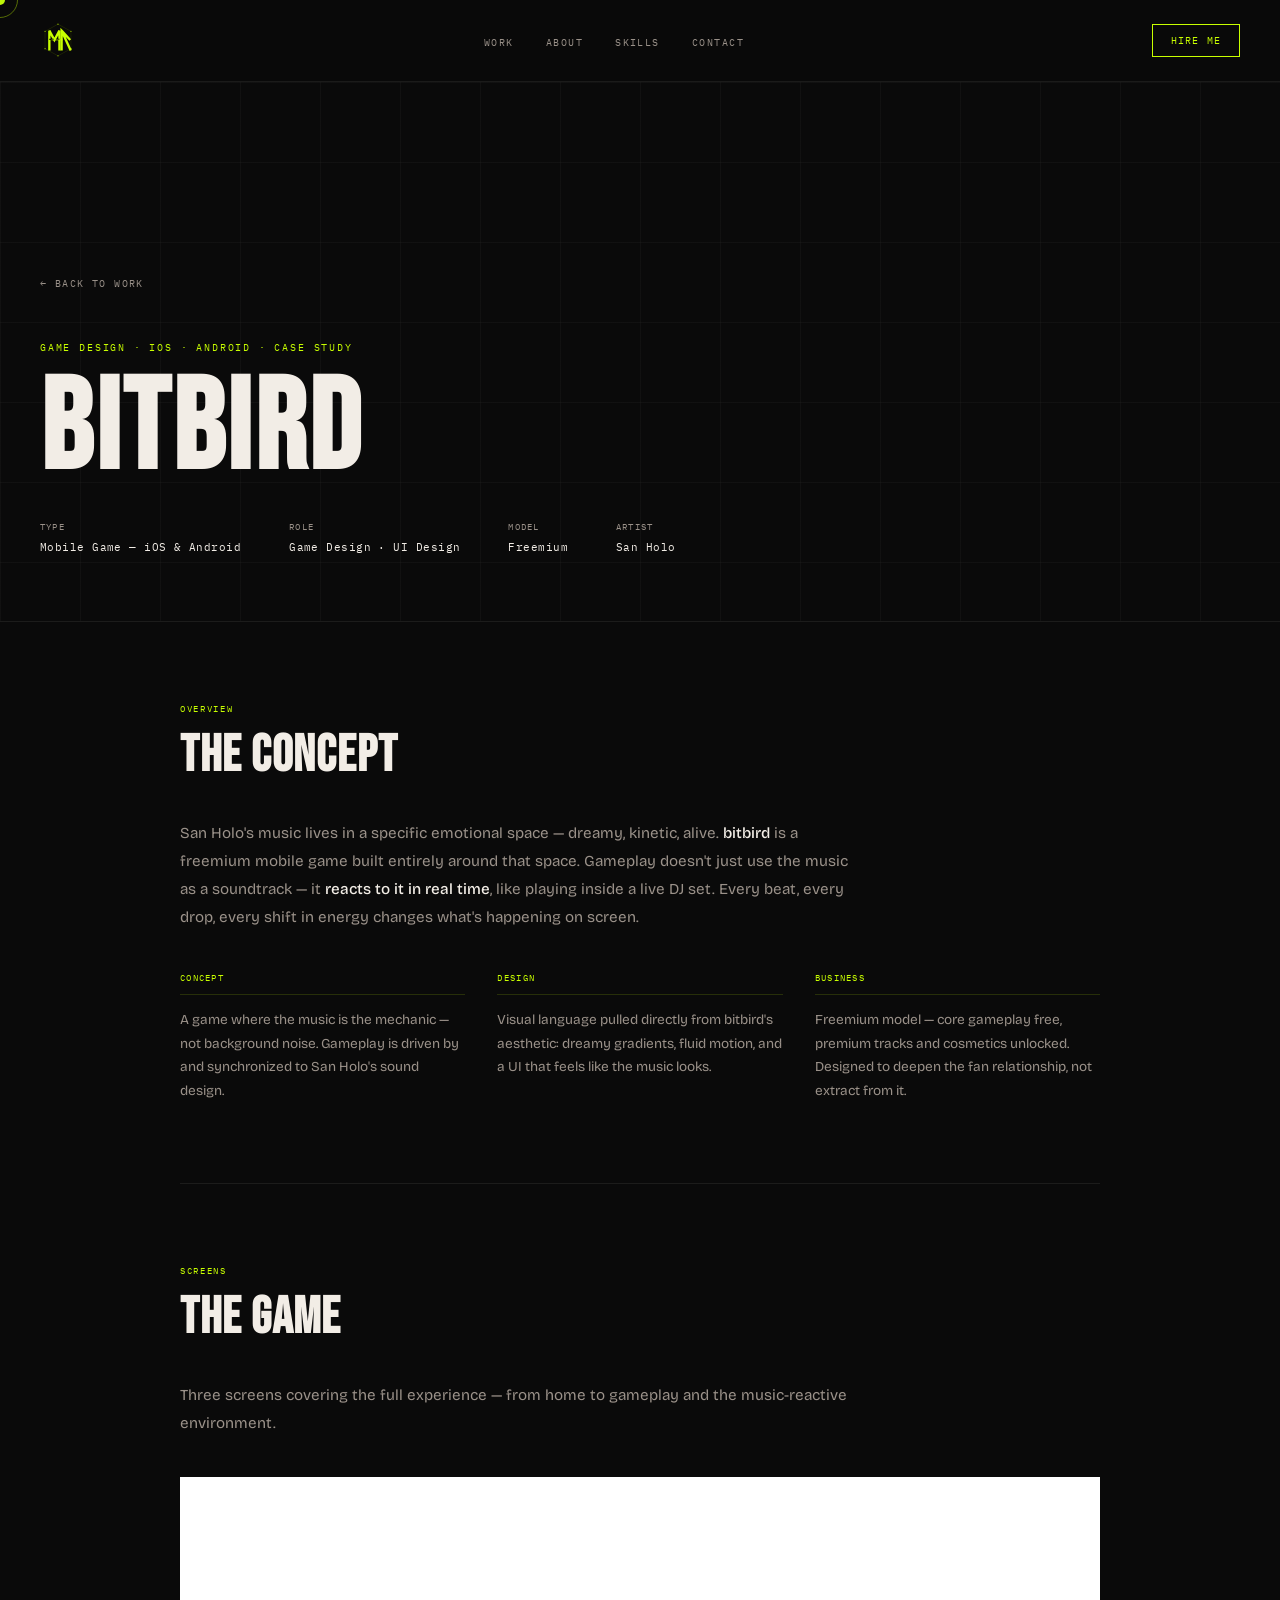
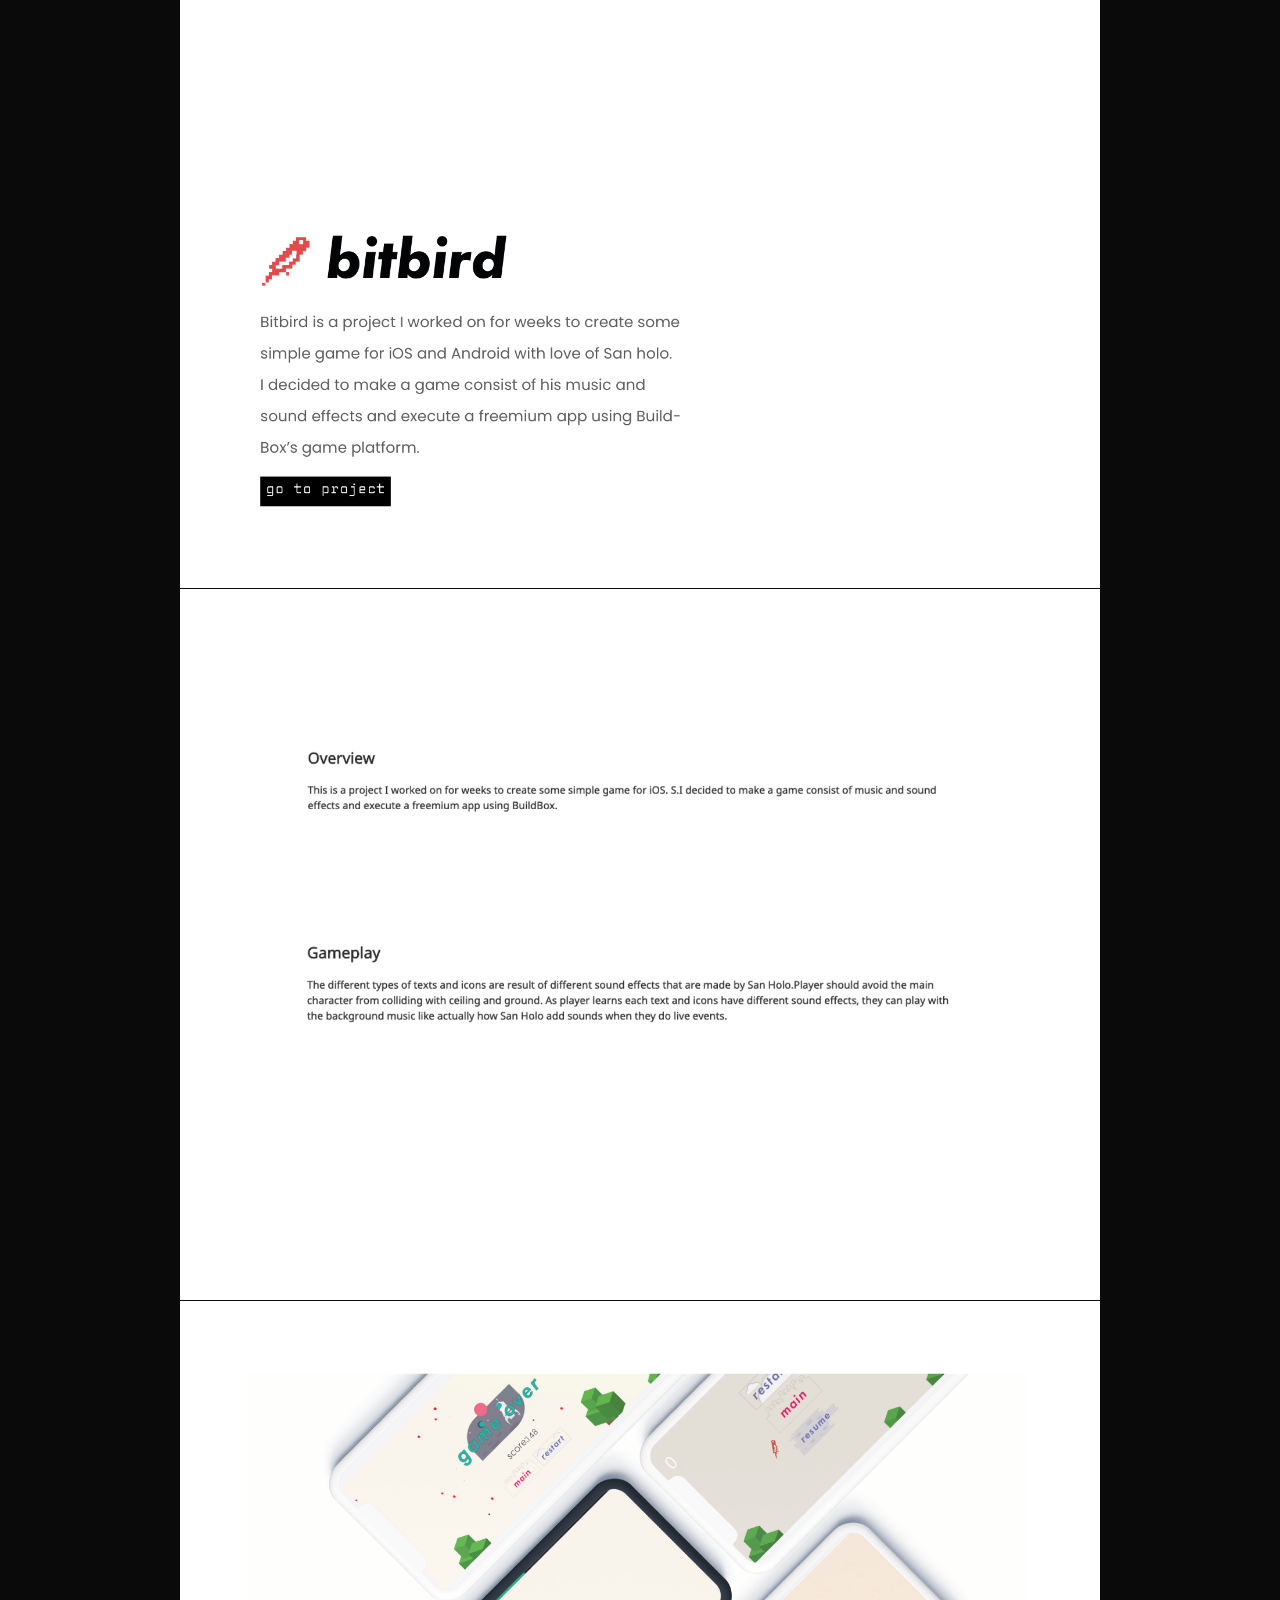
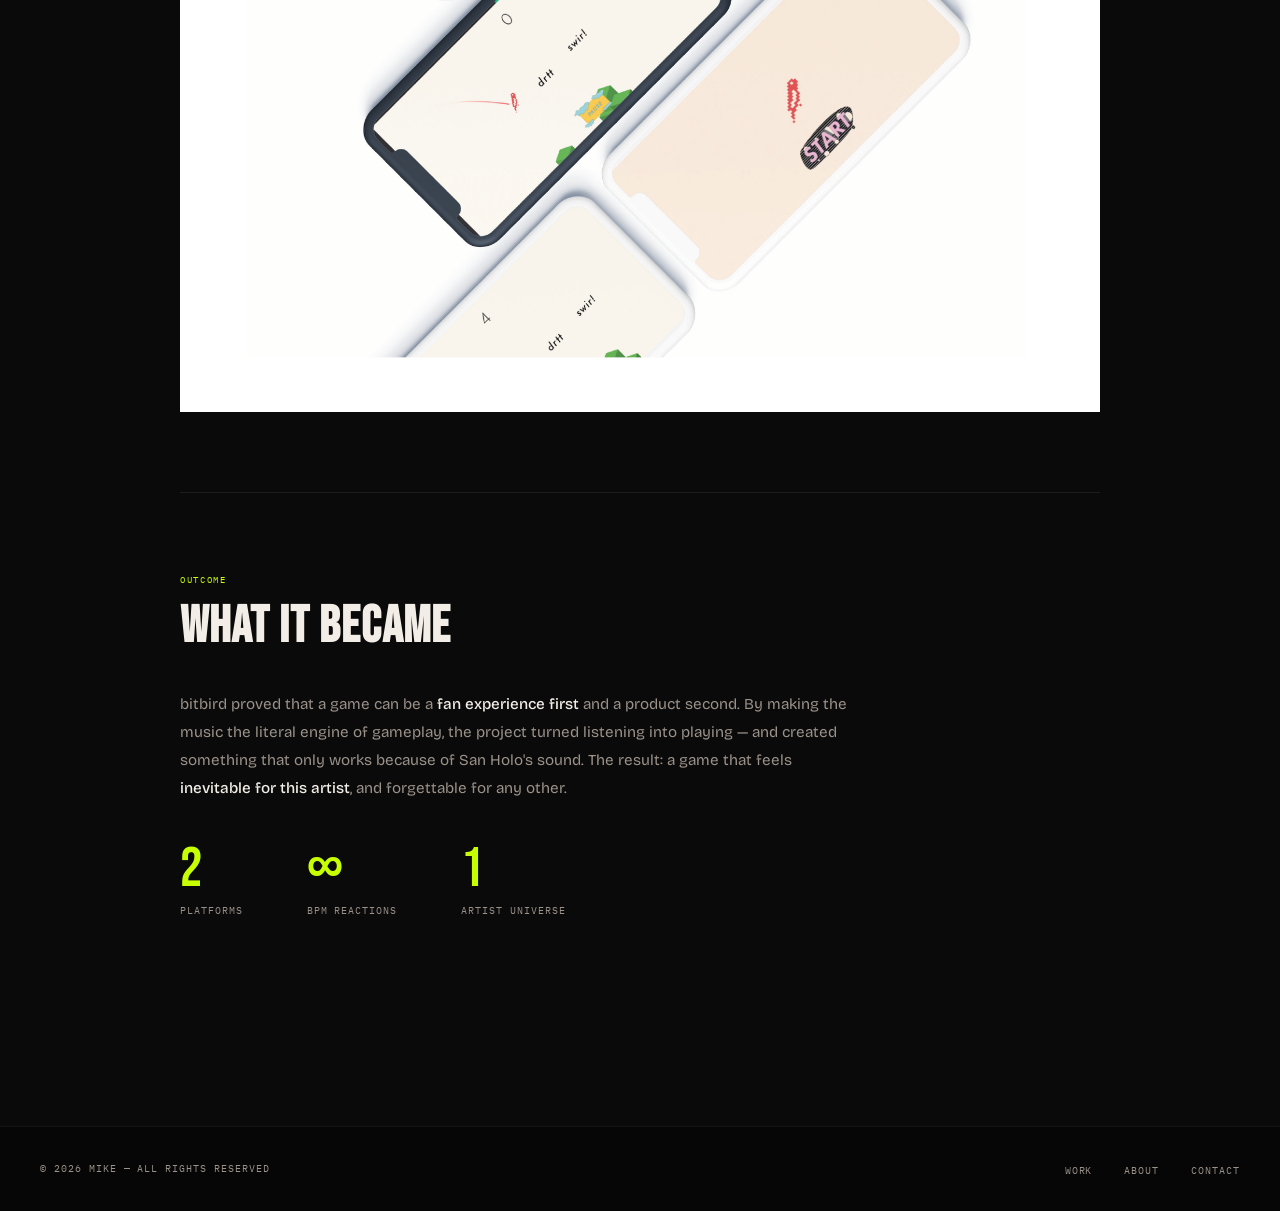
<file: bitbird.html>
<!DOCTYPE html>
<html lang="en">
<head>
<meta charset="UTF-8"/>
<meta name="viewport" content="width=device-width, initial-scale=1.0"/>
<title>bitbird — Mike</title>
<link rel="stylesheet" href="css/style.css"/>
<link href="https://fonts.googleapis.com/css2?family=Bebas+Neue&family=Bricolage+Grotesque:opsz,wght@12..96,200;12..96,400;12..96,500;12..96,700;12..96,800&family=IBM+Plex+Mono:wght@400;500&display=swap" rel="stylesheet"/>
<style>
  .cs-wrap { max-width: 1000px; margin: 0 auto; padding: 0 2.5rem 8rem; }
  .cs-hero {
    min-height: 60vh; display: flex; flex-direction: column;
    justify-content: flex-end; padding: 6rem 2.5rem 4rem;
    border-bottom: 1px solid var(--border); position: relative; overflow: hidden;
  }
  .cs-hero-bg {
    position: absolute; inset: 0;
    background-image:
      linear-gradient(rgba(242,237,230,.03) 1px, transparent 1px),
      linear-gradient(90deg, rgba(242,237,230,.03) 1px, transparent 1px);
    background-size: 80px 80px; pointer-events: none;
  }
  .cs-back {
    font-family: var(--f-mono); font-size: .63rem;
    text-transform: uppercase; letter-spacing: .14em;
    color: var(--muted); margin-bottom: 3rem;
    display: inline-flex; align-items: center; gap: .5rem;
    transition: color .2s; position: relative; z-index: 2;
  }
  .cs-back:hover { color: var(--acid); }
  .cs-label {
    font-family: var(--f-mono); font-size: .63rem;
    text-transform: uppercase; letter-spacing: .18em;
    color: var(--acid); margin-bottom: 1.2rem; position: relative; z-index: 2;
  }
  .cs-title {
    font-family: var(--f-display);
    font-size: clamp(4rem, 10vw, 8rem);
    line-height: .88; letter-spacing: .02em;
    color: var(--paper); position: relative; z-index: 2;
    margin-bottom: 2rem;
  }
  .cs-meta-row {
    display: flex; gap: 3rem; flex-wrap: wrap;
    position: relative; z-index: 2;
  }
  .cs-meta-label {
    font-family: var(--f-mono); font-size: .55rem;
    text-transform: uppercase; letter-spacing: .14em;
    color: var(--muted); margin-bottom: .3rem;
  }
  .cs-meta-val {
    font-family: var(--f-mono); font-size: .7rem;
    color: var(--paper); letter-spacing: .04em;
  }
  .cs-section { padding: 5rem 0; border-bottom: 1px solid var(--border); }
  .cs-section:last-child { border-bottom: none; }
  .cs-section-label {
    font-family: var(--f-mono); font-size: .58rem;
    text-transform: uppercase; letter-spacing: .18em;
    color: var(--acid); margin-bottom: 1rem;
  }
  .cs-h2 {
    font-family: var(--f-display);
    font-size: clamp(2.2rem, 4vw, 3.5rem);
    letter-spacing: .02em; color: var(--paper);
    line-height: .9; margin-bottom: 2.5rem;
  }
  .cs-body {
    font-size: .95rem; color: var(--muted);
    line-height: 1.85; max-width: 680px;
  }
  .cs-body strong { color: var(--paper); font-weight: 500; }
  .cs-3col { display: grid; grid-template-columns: 1fr 1fr 1fr; gap: 2rem; margin-top: 2.5rem; }
  .cs-col-label {
    font-family: var(--f-mono); font-size: .58rem;
    text-transform: uppercase; letter-spacing: .14em;
    color: var(--acid); margin-bottom: .8rem;
    border-bottom: 1px solid rgba(200,255,0,.15); padding-bottom: .5rem;
  }
  .cs-col-body { font-size: .85rem; color: var(--muted); line-height: 1.75; }
  .cs-stats { display: flex; gap: 4rem; flex-wrap: wrap; margin-top: 2.5rem; }
  .cs-stat-n {
    font-family: var(--f-display); font-size: 3.5rem;
    color: var(--acid); line-height: 1;
  }
  .cs-stat-l {
    font-family: var(--f-mono); font-size: .6rem;
    text-transform: uppercase; letter-spacing: .1em;
    color: var(--muted); margin-top: .3rem;
  }
  @media (max-width: 768px) {
    .cs-3col { grid-template-columns: 1fr; }
    .cs-meta-row { gap: 1.5rem; }
  }
</style>
</head>
<body>
<div id="cur"></div>
<div id="cur-ring"></div>

<nav>
  <a href="index.html" class="n-logo">
    <svg viewBox="0 0 200 200" xmlns="http://www.w3.org/2000/svg" class="n-badge">
      <polygon points="100,12 172,52 172,148 100,188 28,148 28,52" fill="none" stroke="#c8ff00" stroke-width="0.5" opacity="0.12"/>
      <polygon points="100,12 172,52 172,148 100,188 28,148 28,52" fill="none" stroke="#c8ff00" stroke-width="1" opacity="0.3"/>
      <polygon points="100,12 172,52 172,148 100,188 28,148 28,52" fill="none" stroke="#c8ff00" stroke-width="0.9" opacity="0.5" stroke-dasharray="4 2"/>
      <circle cx="100" cy="100" r="56" fill="none" stroke="#0014ff" stroke-width="0.6" stroke-dasharray="3 9" opacity="0.3"/>
      <circle cx="100" cy="12" r="3" fill="#c8ff00" opacity="0.9"/>
      <circle cx="172" cy="52" r="3" fill="#c8ff00" opacity="0.9"/>
      <circle cx="172" cy="148" r="3" fill="#c8ff00" opacity="0.9"/>
      <circle cx="100" cy="188" r="3" fill="#c8ff00" opacity="0.9"/>
      <circle cx="28" cy="148" r="3" fill="#c8ff00" opacity="0.9"/>
      <circle cx="28" cy="52" r="3" fill="#c8ff00" opacity="0.9"/>
      <path d="M52 152 L52 48 L80 100 L108 48 L108 152" fill="none" stroke="#c8ff00" stroke-width="13" stroke-linejoin="miter" stroke-linecap="square"/>
      <path d="M120 152 L120 48 L168 100 L120 48 L168 152" fill="none" stroke="#c8ff00" stroke-width="13" stroke-linejoin="miter" stroke-linecap="square"/>
      <rect x="52" y="93" width="24" height="7" fill="#0a0a0a"/>
      <rect x="92" y="93" width="16" height="7" fill="#0a0a0a"/>
      <rect x="64" y="98" width="64" height="3.5" fill="#c8ff00"/>
    </svg>
  </a>
  <ul class="n-links">
    <li><a href="index.html#works">Work</a></li>
    <li><a href="index.html#about">About</a></li>
    <li><a href="index.html#skills">Skills</a></li>
    <li><a href="index.html#contact">Contact</a></li>
  </ul>
  <a href="index.html#contact" class="n-hire">Hire me</a>
</nav>

<div class="cs-hero">
  <div class="cs-hero-bg"></div>
  <a href="index.html#works" class="cs-back">← Back to work</a>
  <div class="cs-label">Game Design · iOS · Android · Case Study</div>
  <h1 class="cs-title">BITBIRD</h1>
  <div class="cs-meta-row">
    <div class="cs-meta-item">
      <div class="cs-meta-label">Type</div>
      <div class="cs-meta-val">Mobile Game — iOS & Android</div>
    </div>
    <div class="cs-meta-item">
      <div class="cs-meta-label">Role</div>
      <div class="cs-meta-val">Game Design · UI Design</div>
    </div>
    <div class="cs-meta-item">
      <div class="cs-meta-label">Model</div>
      <div class="cs-meta-val">Freemium</div>
    </div>
    <div class="cs-meta-item">
      <div class="cs-meta-label">Artist</div>
      <div class="cs-meta-val">San Holo</div>
    </div>
  </div>
</div>

<div class="cs-wrap">

  <div class="cs-section">
    <div class="cs-section-label">Overview</div>
    <h2 class="cs-h2">THE CONCEPT</h2>
    <p class="cs-body">
      San Holo's music lives in a specific emotional space — dreamy, kinetic, alive. <strong>bitbird</strong> is a freemium mobile game built entirely around that space.
      Gameplay doesn't just use the music as a soundtrack — it <strong>reacts to it in real time</strong>, like playing inside a live DJ set.
      Every beat, every drop, every shift in energy changes what's happening on screen.
    </p>
    <div class="cs-3col">
      <div>
        <div class="cs-col-label">Concept</div>
        <div class="cs-col-body">A game where the music is the mechanic — not background noise. Gameplay is driven by and synchronized to San Holo's sound design.</div>
      </div>
      <div>
        <div class="cs-col-label">Design</div>
        <div class="cs-col-body">Visual language pulled directly from bitbird's aesthetic: dreamy gradients, fluid motion, and a UI that feels like the music looks.</div>
      </div>
      <div>
        <div class="cs-col-label">Business</div>
        <div class="cs-col-body">Freemium model — core gameplay free, premium tracks and cosmetics unlocked. Designed to deepen the fan relationship, not extract from it.</div>
      </div>
    </div>
  </div>

  <div class="cs-section">
    <div class="cs-section-label">Screens</div>
    <h2 class="cs-h2">THE GAME</h2>
    <p class="cs-body">Three screens covering the full experience — from home to gameplay and the music-reactive environment.</p>
    <div style="margin-top:2.5rem; display:flex; flex-direction:column; gap:1px;">
      <img src="assets/bitbird/1.png" alt="bitbird — home and track selection" style="width:100%;display:block;"/>
      <img src="assets/bitbird/2.png" alt="bitbird — gameplay and music-reactive UI" style="width:100%;display:block;"/>
      <img src="assets/bitbird/3.png" alt="bitbird — final screens and environment" style="width:100%;display:block;"/>
    </div>
  </div>

  <div class="cs-section">
    <div class="cs-section-label">Outcome</div>
    <h2 class="cs-h2">WHAT IT BECAME</h2>
    <p class="cs-body">
      bitbird proved that a game can be a <strong>fan experience first</strong> and a product second. By making the music the literal engine of gameplay, the project turned listening into playing — and created something that only works because of San Holo's sound.
      The result: a game that feels <strong>inevitable for this artist</strong>, and forgettable for any other.
    </p>
    <div class="cs-stats">
      <div>
        <div class="cs-stat-n">2</div>
        <div class="cs-stat-l">Platforms</div>
      </div>
      <div>
        <div class="cs-stat-n">∞</div>
        <div class="cs-stat-l">BPM reactions</div>
      </div>
      <div>
        <div class="cs-stat-n">1</div>
        <div class="cs-stat-l">Artist universe</div>
      </div>
    </div>
  </div>

</div>

<footer>
  <span class="f-copy">© 2026 Mike — All rights reserved</span>
  <ul class="f-links">
    <li><a href="index.html#works">Work</a></li>
    <li><a href="index.html#about">About</a></li>
    <li><a href="index.html#contact">Contact</a></li>
  </ul>
</footer>

<script src="js/main.js"></script>
</body>
</html>
</file>
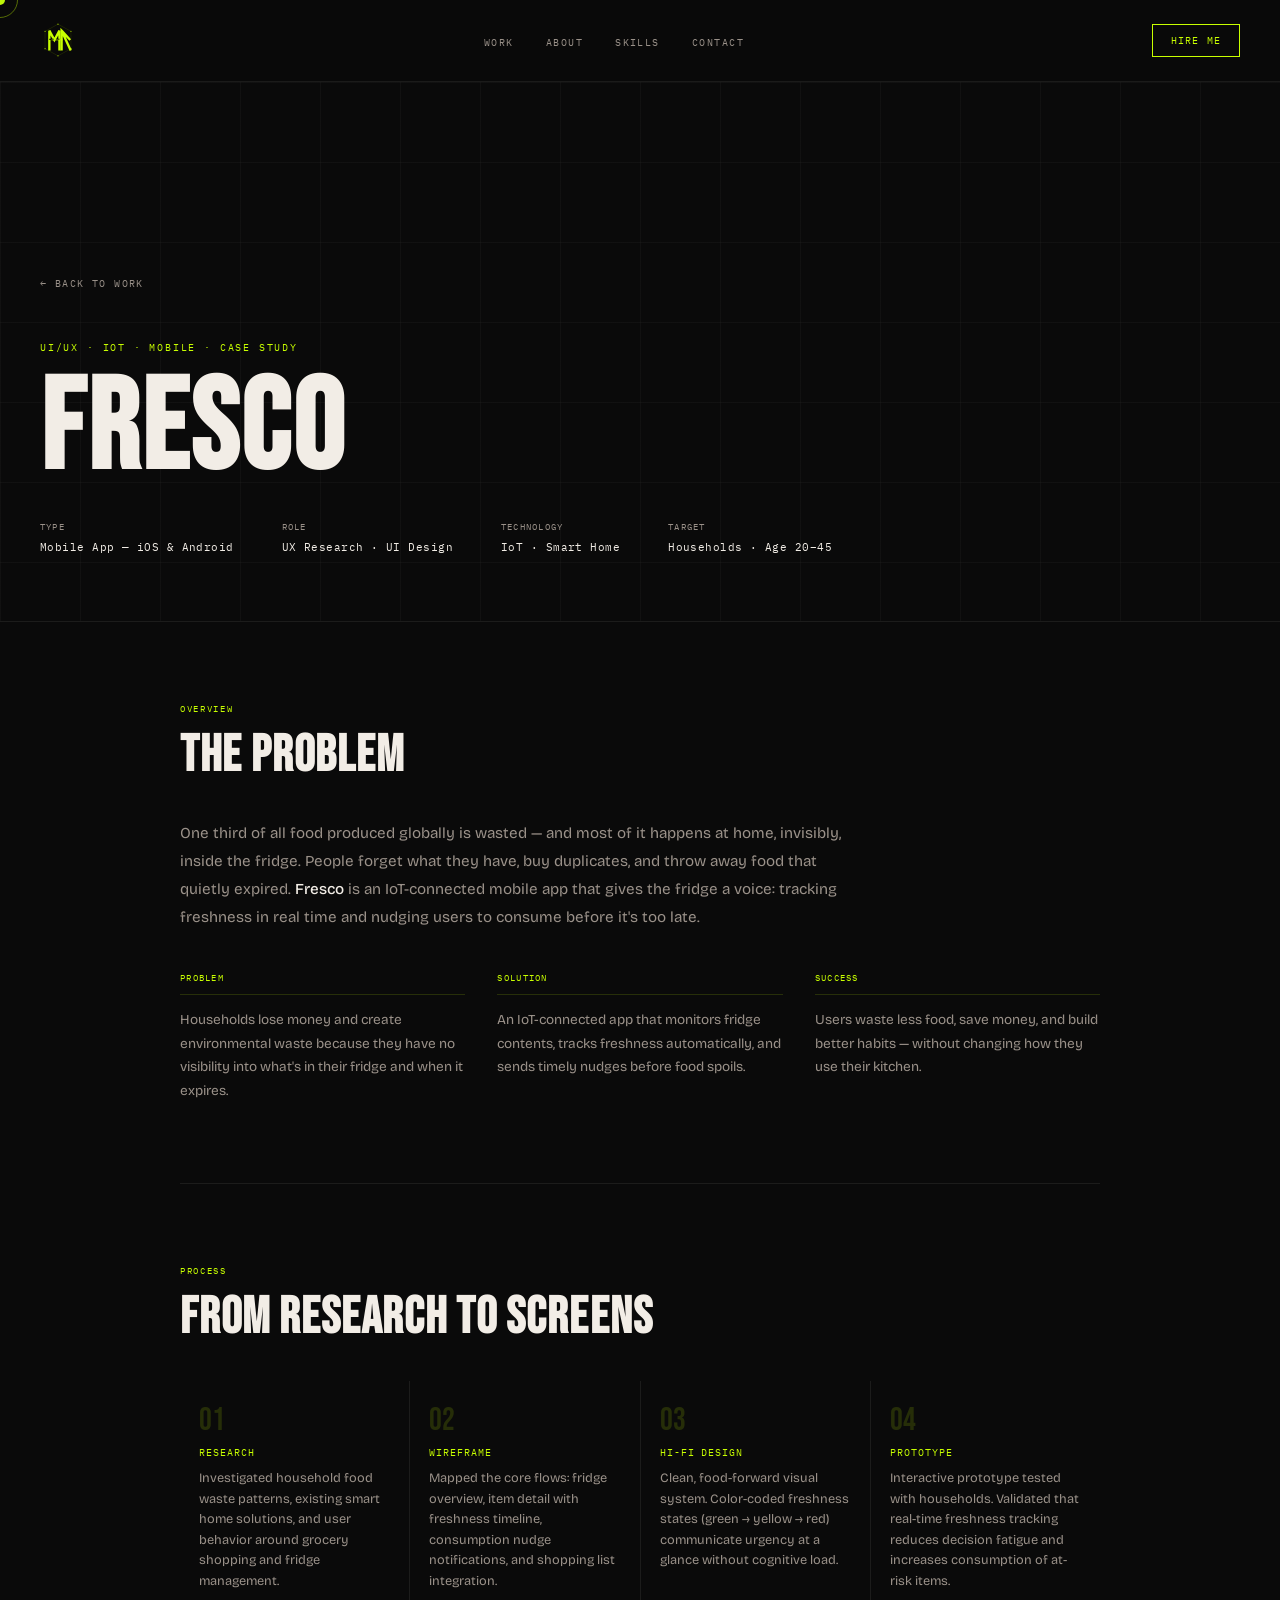
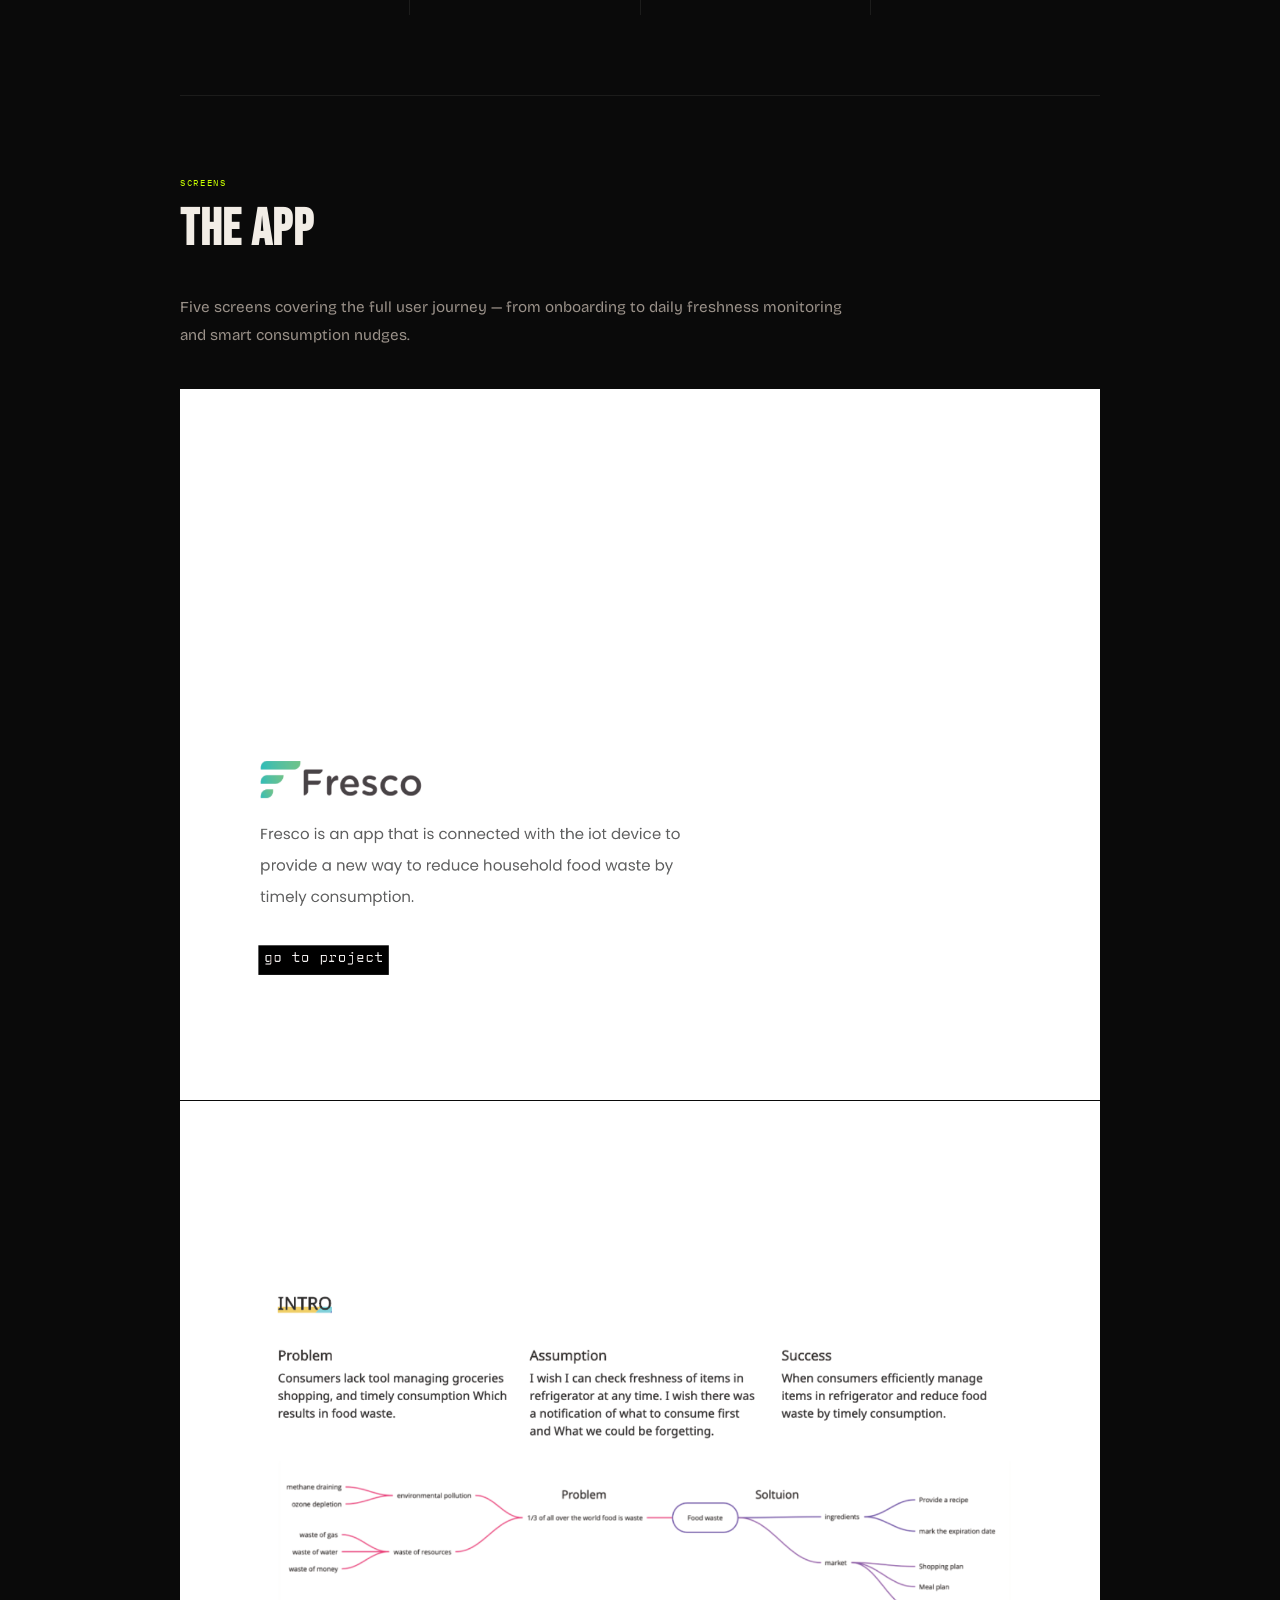
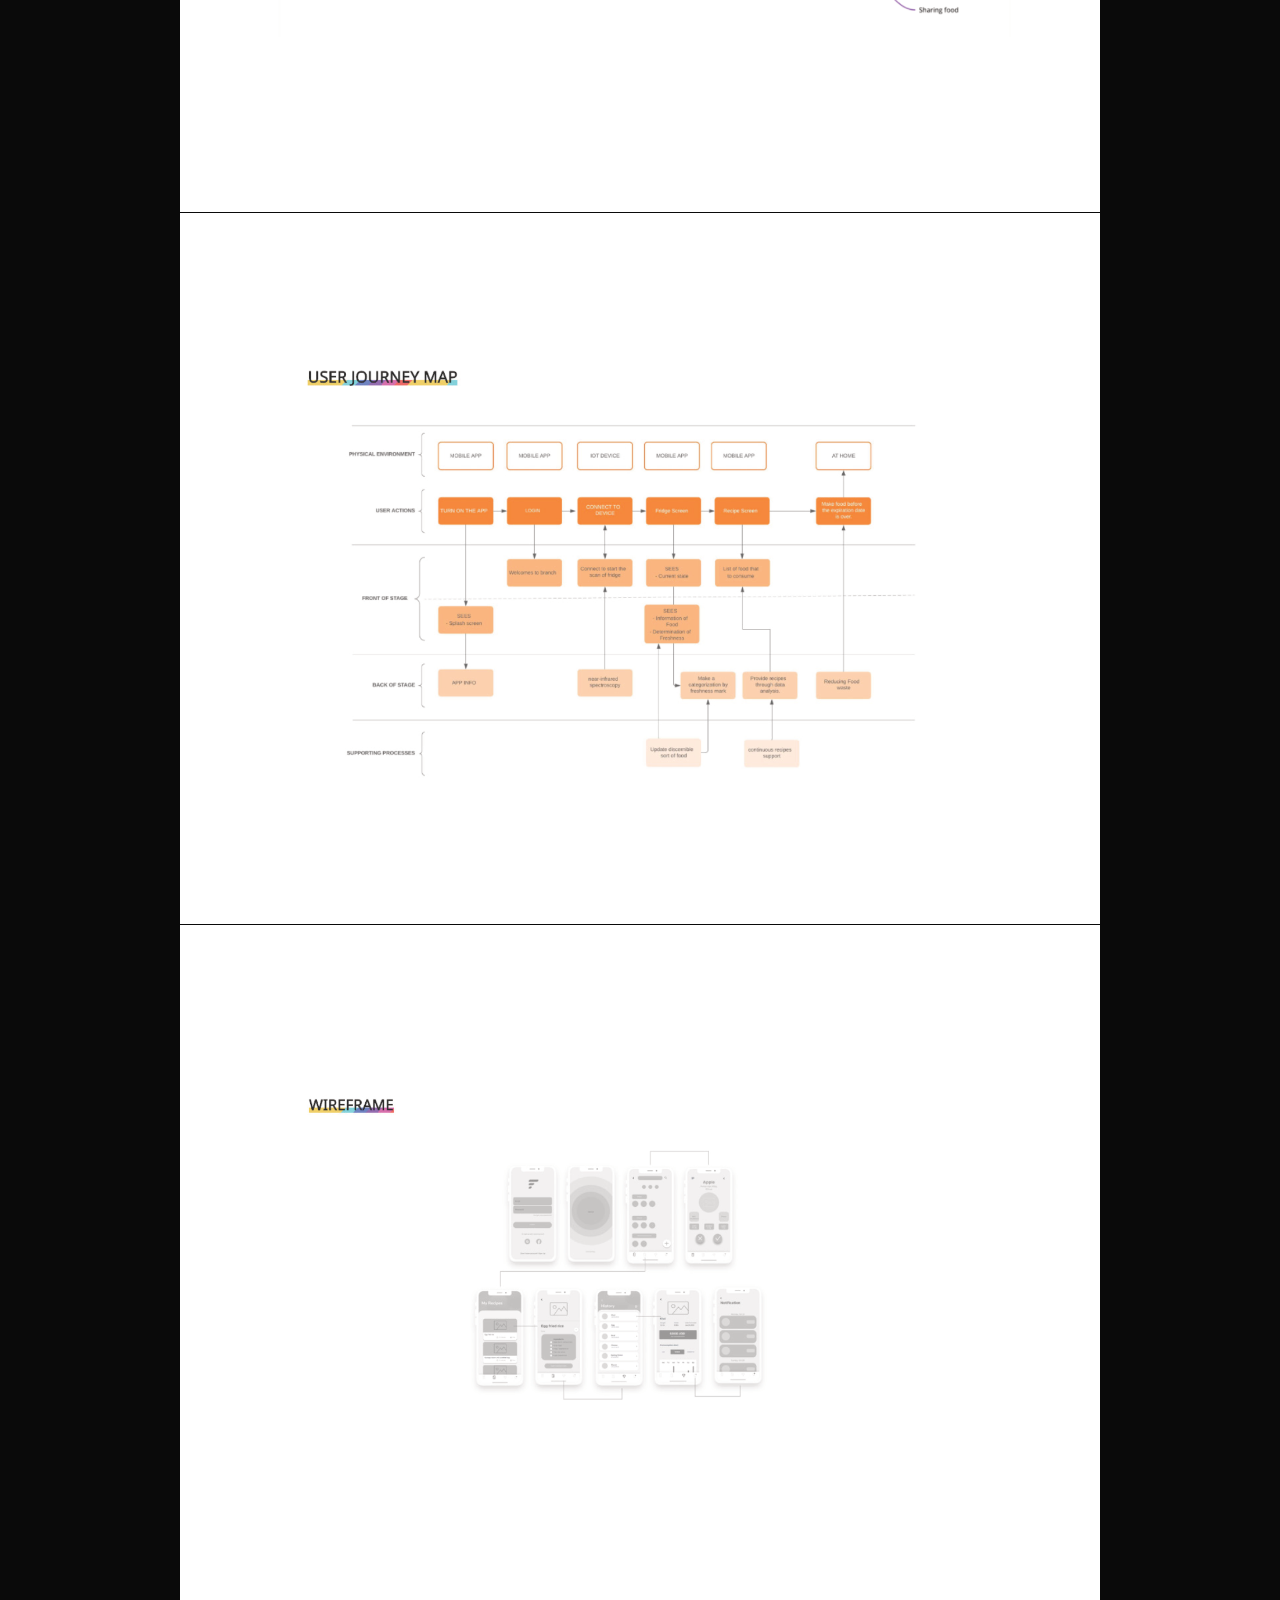
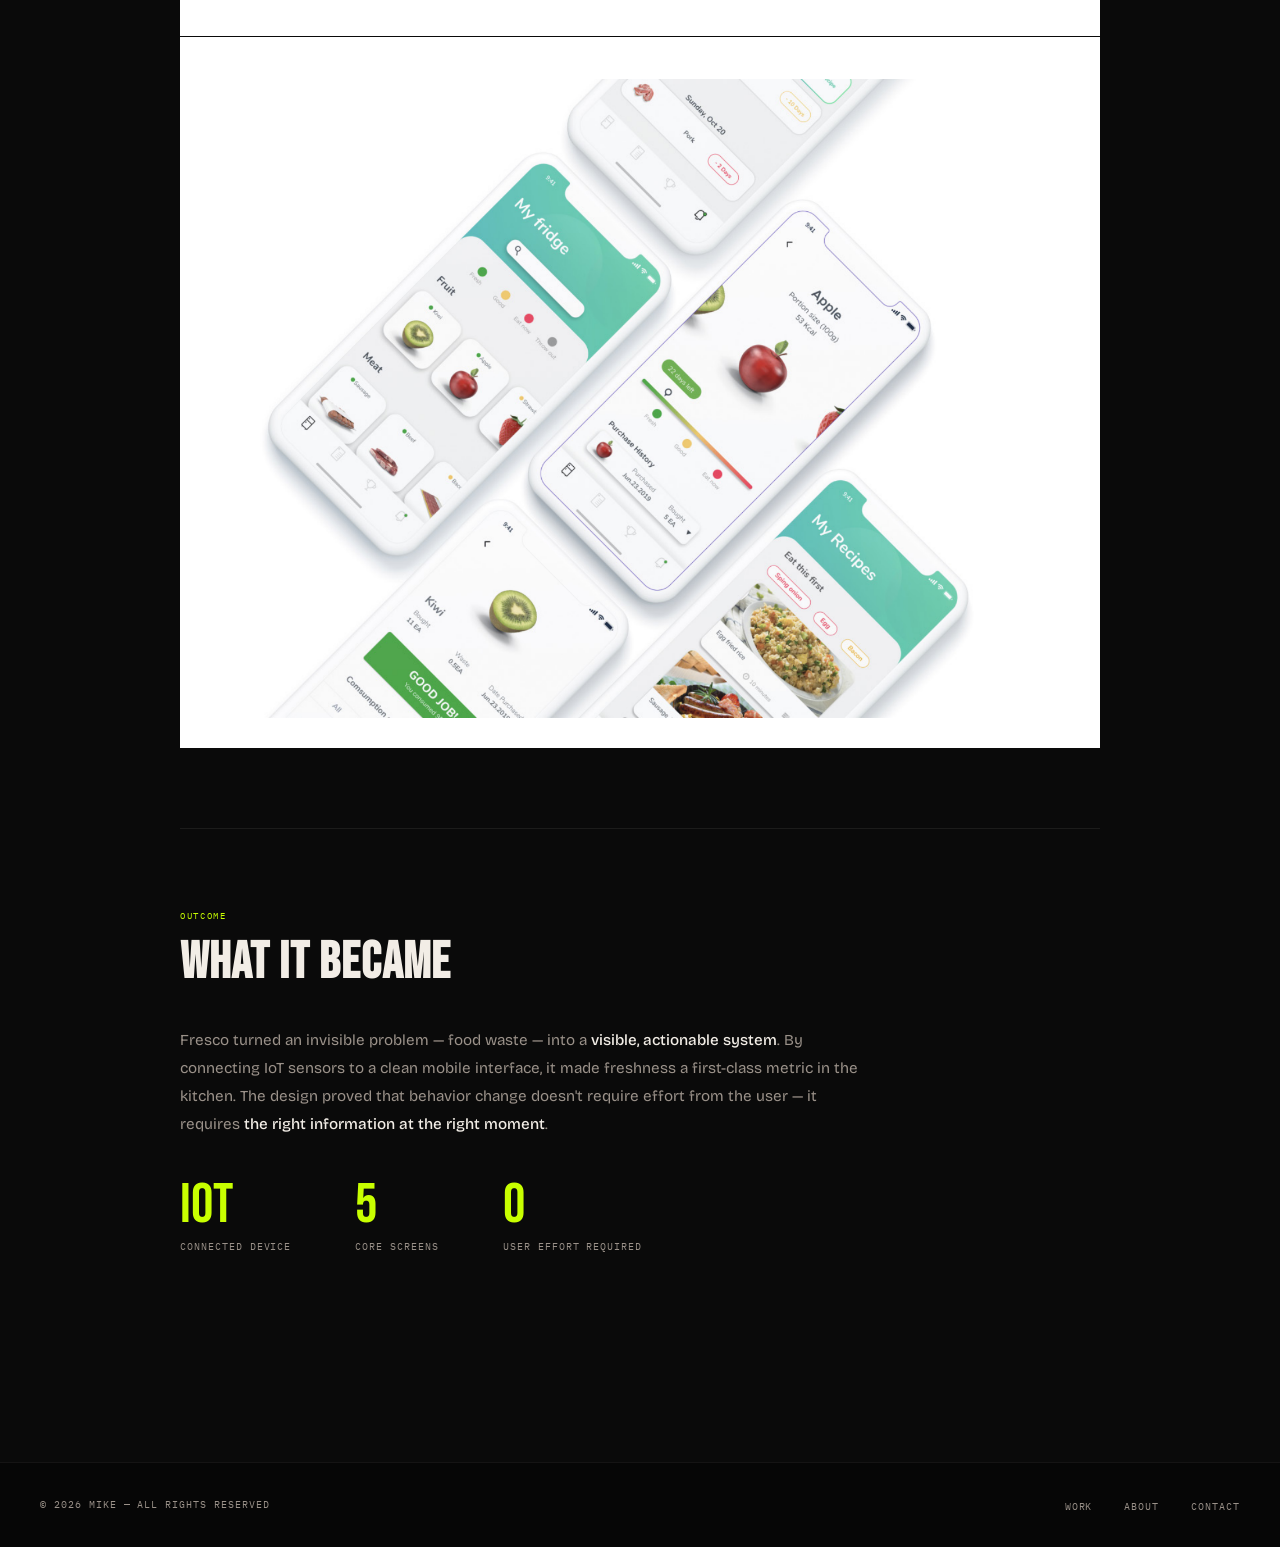
<file: fresco.html>
<!DOCTYPE html>
<html lang="en">
<head>
<meta charset="UTF-8"/>
<meta name="viewport" content="width=device-width, initial-scale=1.0"/>
<title>Fresco — Mike</title>
<link rel="stylesheet" href="css/style.css"/>
<link href="https://fonts.googleapis.com/css2?family=Bebas+Neue&family=Bricolage+Grotesque:opsz,wght@12..96,200;12..96,400;12..96,500;12..96,700;12..96,800&family=IBM+Plex+Mono:wght@400;500&display=swap" rel="stylesheet"/>
<style>
  .cs-wrap { max-width: 1000px; margin: 0 auto; padding: 0 2.5rem 8rem; }
  .cs-hero {
    min-height: 60vh; display: flex; flex-direction: column;
    justify-content: flex-end; padding: 6rem 2.5rem 4rem;
    border-bottom: 1px solid var(--border); position: relative; overflow: hidden;
  }
  .cs-hero-bg {
    position: absolute; inset: 0;
    background-image:
      linear-gradient(rgba(242,237,230,.03) 1px, transparent 1px),
      linear-gradient(90deg, rgba(242,237,230,.03) 1px, transparent 1px);
    background-size: 80px 80px; pointer-events: none;
  }
  .cs-back {
    font-family: var(--f-mono); font-size: .63rem;
    text-transform: uppercase; letter-spacing: .14em;
    color: var(--muted); margin-bottom: 3rem;
    display: inline-flex; align-items: center; gap: .5rem;
    transition: color .2s; position: relative; z-index: 2;
  }
  .cs-back:hover { color: var(--acid); }
  .cs-label {
    font-family: var(--f-mono); font-size: .63rem;
    text-transform: uppercase; letter-spacing: .18em;
    color: var(--acid); margin-bottom: 1.2rem; position: relative; z-index: 2;
  }
  .cs-title {
    font-family: var(--f-display);
    font-size: clamp(4rem, 10vw, 8rem);
    line-height: .88; letter-spacing: .02em;
    color: var(--paper); position: relative; z-index: 2;
    margin-bottom: 2rem;
  }
  .cs-meta-row {
    display: flex; gap: 3rem; flex-wrap: wrap;
    position: relative; z-index: 2;
  }
  .cs-meta-label {
    font-family: var(--f-mono); font-size: .55rem;
    text-transform: uppercase; letter-spacing: .14em;
    color: var(--muted); margin-bottom: .3rem;
  }
  .cs-meta-val {
    font-family: var(--f-mono); font-size: .7rem;
    color: var(--paper); letter-spacing: .04em;
  }
  .cs-section { padding: 5rem 0; border-bottom: 1px solid var(--border); }
  .cs-section:last-child { border-bottom: none; }
  .cs-section-label {
    font-family: var(--f-mono); font-size: .58rem;
    text-transform: uppercase; letter-spacing: .18em;
    color: var(--acid); margin-bottom: 1rem;
  }
  .cs-h2 {
    font-family: var(--f-display);
    font-size: clamp(2.2rem, 4vw, 3.5rem);
    letter-spacing: .02em; color: var(--paper);
    line-height: .9; margin-bottom: 2.5rem;
  }
  .cs-body {
    font-size: .95rem; color: var(--muted);
    line-height: 1.85; max-width: 680px;
  }
  .cs-body strong { color: var(--paper); font-weight: 500; }
  .cs-3col { display: grid; grid-template-columns: 1fr 1fr 1fr; gap: 2rem; margin-top: 2.5rem; }
  .cs-col-label {
    font-family: var(--f-mono); font-size: .58rem;
    text-transform: uppercase; letter-spacing: .14em;
    color: var(--acid); margin-bottom: .8rem;
    border-bottom: 1px solid rgba(200,255,0,.15); padding-bottom: .5rem;
  }
  .cs-col-body { font-size: .85rem; color: var(--muted); line-height: 1.75; }
  .cs-steps { display: grid; grid-template-columns: repeat(4, 1fr); gap: 1px; background: var(--border); margin-top: 2.5rem; }
  .cs-step { background: var(--ink); padding: 1.5rem 1.2rem; }
  .cs-step-n {
    font-family: var(--f-display); font-size: 2rem;
    color: rgba(200,255,0,.15); margin-bottom: .5rem; line-height: 1;
  }
  .cs-step-title {
    font-family: var(--f-mono); font-size: .6rem;
    text-transform: uppercase; letter-spacing: .1em;
    color: var(--acid); margin-bottom: .5rem;
  }
  .cs-step-desc { font-size: .8rem; color: var(--muted); line-height: 1.6; }
  .cs-stats { display: flex; gap: 4rem; flex-wrap: wrap; margin-top: 2.5rem; }
  .cs-stat-n {
    font-family: var(--f-display); font-size: 3.5rem;
    color: var(--acid); line-height: 1;
  }
  .cs-stat-l {
    font-family: var(--f-mono); font-size: .6rem;
    text-transform: uppercase; letter-spacing: .1em;
    color: var(--muted); margin-top: .3rem;
  }
  @media (max-width: 768px) {
    .cs-3col, .cs-steps { grid-template-columns: 1fr; }
    .cs-meta-row { gap: 1.5rem; }
  }
</style>
</head>
<body>
<div id="cur"></div>
<div id="cur-ring"></div>

<nav>
  <a href="index.html" class="n-logo">
    <svg viewBox="0 0 200 200" xmlns="http://www.w3.org/2000/svg" class="n-badge">
      <polygon points="100,12 172,52 172,148 100,188 28,148 28,52" fill="none" stroke="#c8ff00" stroke-width="0.5" opacity="0.12"/>
      <polygon points="100,12 172,52 172,148 100,188 28,148 28,52" fill="none" stroke="#c8ff00" stroke-width="1" opacity="0.3"/>
      <polygon points="100,12 172,52 172,148 100,188 28,148 28,52" fill="none" stroke="#c8ff00" stroke-width="0.9" opacity="0.5" stroke-dasharray="4 2"/>
      <circle cx="100" cy="100" r="56" fill="none" stroke="#0014ff" stroke-width="0.6" stroke-dasharray="3 9" opacity="0.3"/>
      <circle cx="100" cy="12" r="3" fill="#c8ff00" opacity="0.9"/>
      <circle cx="172" cy="52" r="3" fill="#c8ff00" opacity="0.9"/>
      <circle cx="172" cy="148" r="3" fill="#c8ff00" opacity="0.9"/>
      <circle cx="100" cy="188" r="3" fill="#c8ff00" opacity="0.9"/>
      <circle cx="28" cy="148" r="3" fill="#c8ff00" opacity="0.9"/>
      <circle cx="28" cy="52" r="3" fill="#c8ff00" opacity="0.9"/>
      <path d="M52 152 L52 48 L80 100 L108 48 L108 152" fill="none" stroke="#c8ff00" stroke-width="13" stroke-linejoin="miter" stroke-linecap="square"/>
      <path d="M120 152 L120 48 L168 100 L120 48 L168 152" fill="none" stroke="#c8ff00" stroke-width="13" stroke-linejoin="miter" stroke-linecap="square"/>
      <rect x="52" y="93" width="24" height="7" fill="#0a0a0a"/>
      <rect x="92" y="93" width="16" height="7" fill="#0a0a0a"/>
      <rect x="64" y="98" width="64" height="3.5" fill="#c8ff00"/>
    </svg>
  </a>
  <ul class="n-links">
    <li><a href="index.html#works">Work</a></li>
    <li><a href="index.html#about">About</a></li>
    <li><a href="index.html#skills">Skills</a></li>
    <li><a href="index.html#contact">Contact</a></li>
  </ul>
  <a href="index.html#contact" class="n-hire">Hire me</a>
</nav>

<div class="cs-hero">
  <div class="cs-hero-bg"></div>
  <a href="index.html#works" class="cs-back">← Back to work</a>
  <div class="cs-label">UI/UX · IoT · Mobile · Case Study</div>
  <h1 class="cs-title">FRESCO</h1>
  <div class="cs-meta-row">
    <div class="cs-meta-item">
      <div class="cs-meta-label">Type</div>
      <div class="cs-meta-val">Mobile App — iOS & Android</div>
    </div>
    <div class="cs-meta-item">
      <div class="cs-meta-label">Role</div>
      <div class="cs-meta-val">UX Research · UI Design</div>
    </div>
    <div class="cs-meta-item">
      <div class="cs-meta-label">Technology</div>
      <div class="cs-meta-val">IoT · Smart Home</div>
    </div>
    <div class="cs-meta-item">
      <div class="cs-meta-label">Target</div>
      <div class="cs-meta-val">Households · Age 20–45</div>
    </div>
  </div>
</div>

<div class="cs-wrap">

  <div class="cs-section">
    <div class="cs-section-label">Overview</div>
    <h2 class="cs-h2">THE PROBLEM</h2>
    <p class="cs-body">
      One third of all food produced globally is wasted — and most of it happens at home, invisibly, inside the fridge.
      People forget what they have, buy duplicates, and throw away food that quietly expired.
      <strong>Fresco</strong> is an IoT-connected mobile app that gives the fridge a voice: tracking freshness in real time and nudging users to consume before it's too late.
    </p>
    <div class="cs-3col">
      <div>
        <div class="cs-col-label">Problem</div>
        <div class="cs-col-body">Households lose money and create environmental waste because they have no visibility into what's in their fridge and when it expires.</div>
      </div>
      <div>
        <div class="cs-col-label">Solution</div>
        <div class="cs-col-body">An IoT-connected app that monitors fridge contents, tracks freshness automatically, and sends timely nudges before food spoils.</div>
      </div>
      <div>
        <div class="cs-col-label">Success</div>
        <div class="cs-col-body">Users waste less food, save money, and build better habits — without changing how they use their kitchen.</div>
      </div>
    </div>
  </div>

  <div class="cs-section">
    <div class="cs-section-label">Process</div>
    <h2 class="cs-h2">FROM RESEARCH TO SCREENS</h2>
    <div class="cs-steps">
      <div class="cs-step">
        <div class="cs-step-n">01</div>
        <div class="cs-step-title">Research</div>
        <div class="cs-step-desc">Investigated household food waste patterns, existing smart home solutions, and user behavior around grocery shopping and fridge management.</div>
      </div>
      <div class="cs-step">
        <div class="cs-step-n">02</div>
        <div class="cs-step-title">Wireframe</div>
        <div class="cs-step-desc">Mapped the core flows: fridge overview, item detail with freshness timeline, consumption nudge notifications, and shopping list integration.</div>
      </div>
      <div class="cs-step">
        <div class="cs-step-n">03</div>
        <div class="cs-step-title">Hi-Fi Design</div>
        <div class="cs-step-desc">Clean, food-forward visual system. Color-coded freshness states (green → yellow → red) communicate urgency at a glance without cognitive load.</div>
      </div>
      <div class="cs-step">
        <div class="cs-step-n">04</div>
        <div class="cs-step-title">Prototype</div>
        <div class="cs-step-desc">Interactive prototype tested with households. Validated that real-time freshness tracking reduces decision fatigue and increases consumption of at-risk items.</div>
      </div>
    </div>
  </div>

  <div class="cs-section">
    <div class="cs-section-label">Screens</div>
    <h2 class="cs-h2">THE APP</h2>
    <p class="cs-body">Five screens covering the full user journey — from onboarding to daily freshness monitoring and smart consumption nudges.</p>
    <div style="margin-top:2.5rem; display:flex; flex-direction:column; gap:1px;">
      <img src="assets/fresco/1.png" alt="Fresco — overview screen" style="width:100%;display:block;"/>
      <img src="assets/fresco/2.png" alt="Fresco — fridge contents view" style="width:100%;display:block;"/>
      <img src="assets/fresco/3.png" alt="Fresco — item freshness detail" style="width:100%;display:block;"/>
      <img src="assets/fresco/4.png" alt="Fresco — notification and nudge flow" style="width:100%;display:block;"/>
      <img src="assets/fresco/5.png" alt="Fresco — final prototype screens" style="width:100%;display:block;"/>
    </div>
  </div>

  <div class="cs-section">
    <div class="cs-section-label">Outcome</div>
    <h2 class="cs-h2">WHAT IT BECAME</h2>
    <p class="cs-body">
      Fresco turned an invisible problem — food waste — into a <strong>visible, actionable system</strong>. By connecting IoT sensors to a clean mobile interface, it made freshness a first-class metric in the kitchen.
      The design proved that behavior change doesn't require effort from the user — it requires <strong>the right information at the right moment</strong>.
    </p>
    <div class="cs-stats">
      <div>
        <div class="cs-stat-n">IoT</div>
        <div class="cs-stat-l">Connected device</div>
      </div>
      <div>
        <div class="cs-stat-n">5</div>
        <div class="cs-stat-l">Core screens</div>
      </div>
      <div>
        <div class="cs-stat-n">0</div>
        <div class="cs-stat-l">User effort required</div>
      </div>
    </div>
  </div>

</div>

<footer>
  <span class="f-copy">© 2026 Mike — All rights reserved</span>
  <ul class="f-links">
    <li><a href="index.html#works">Work</a></li>
    <li><a href="index.html#about">About</a></li>
    <li><a href="index.html#contact">Contact</a></li>
  </ul>
</footer>

<script src="js/main.js"></script>
</body>
</html>
</file>
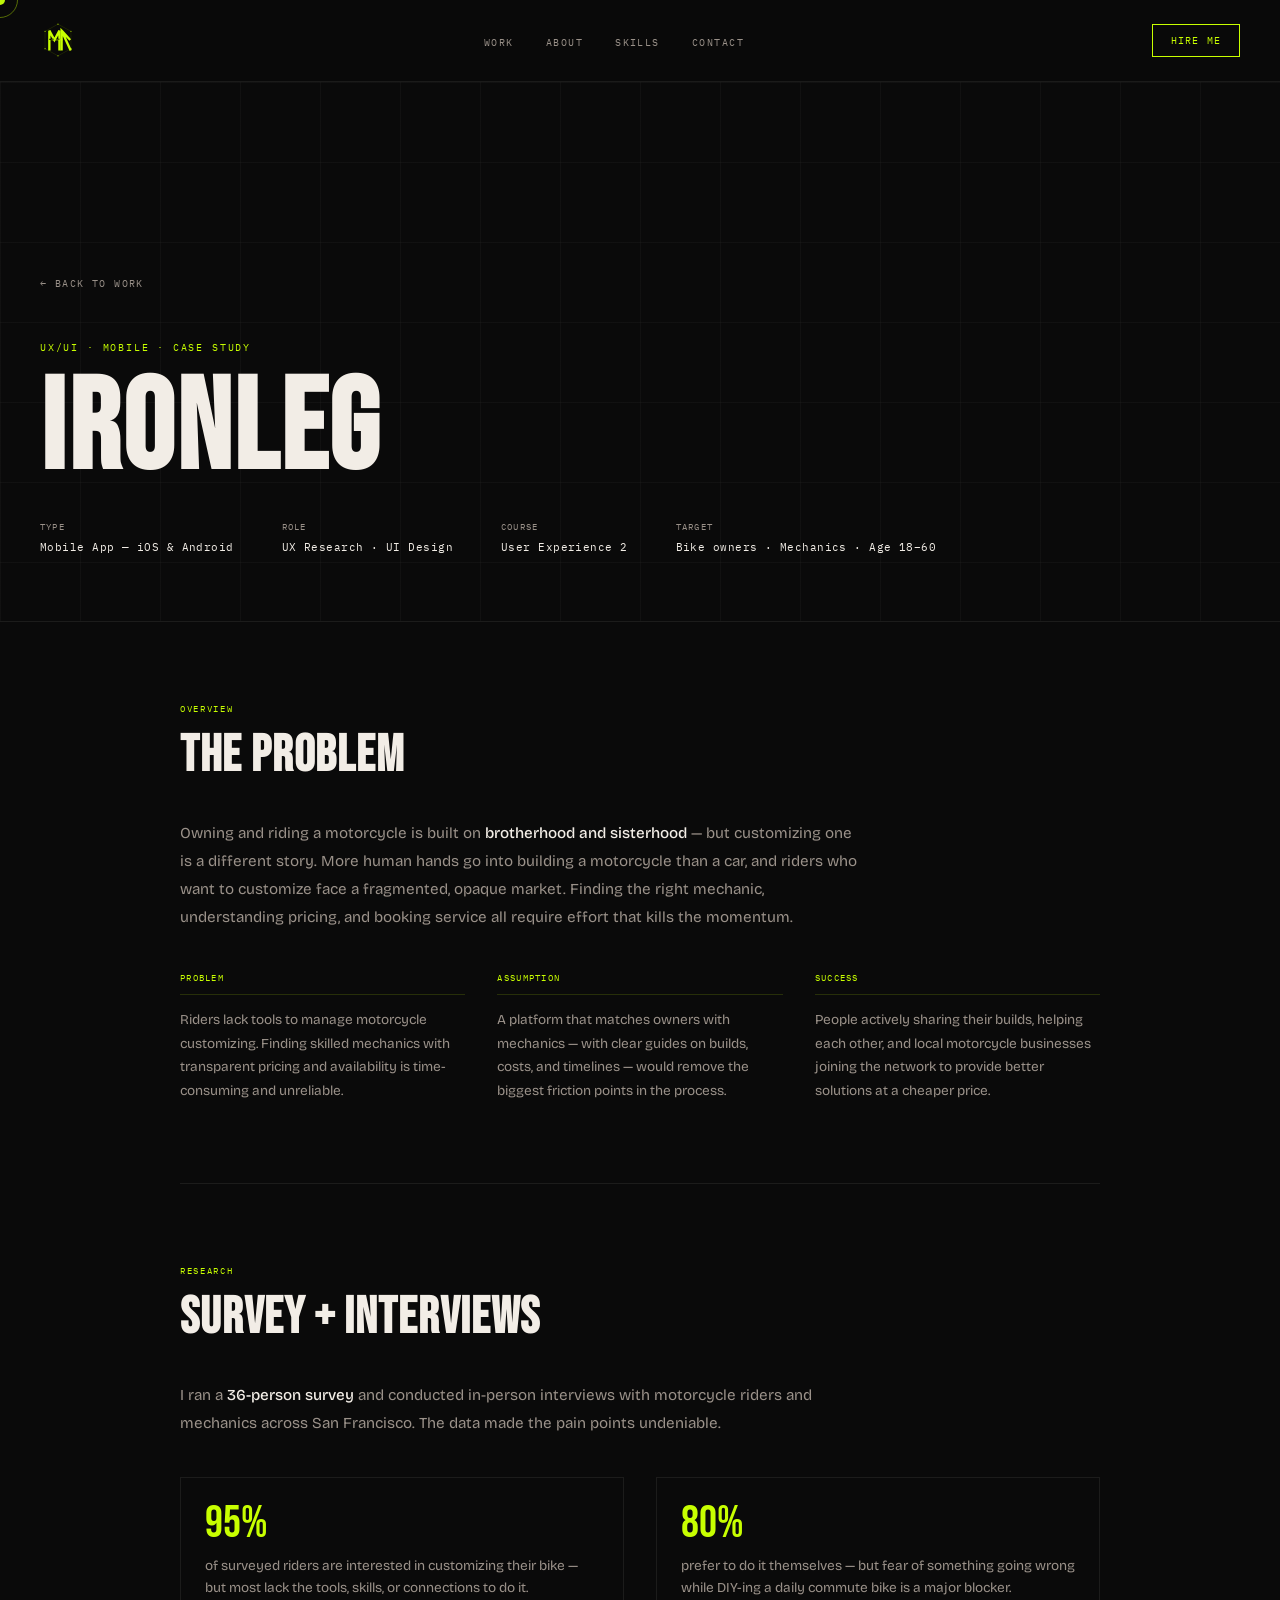
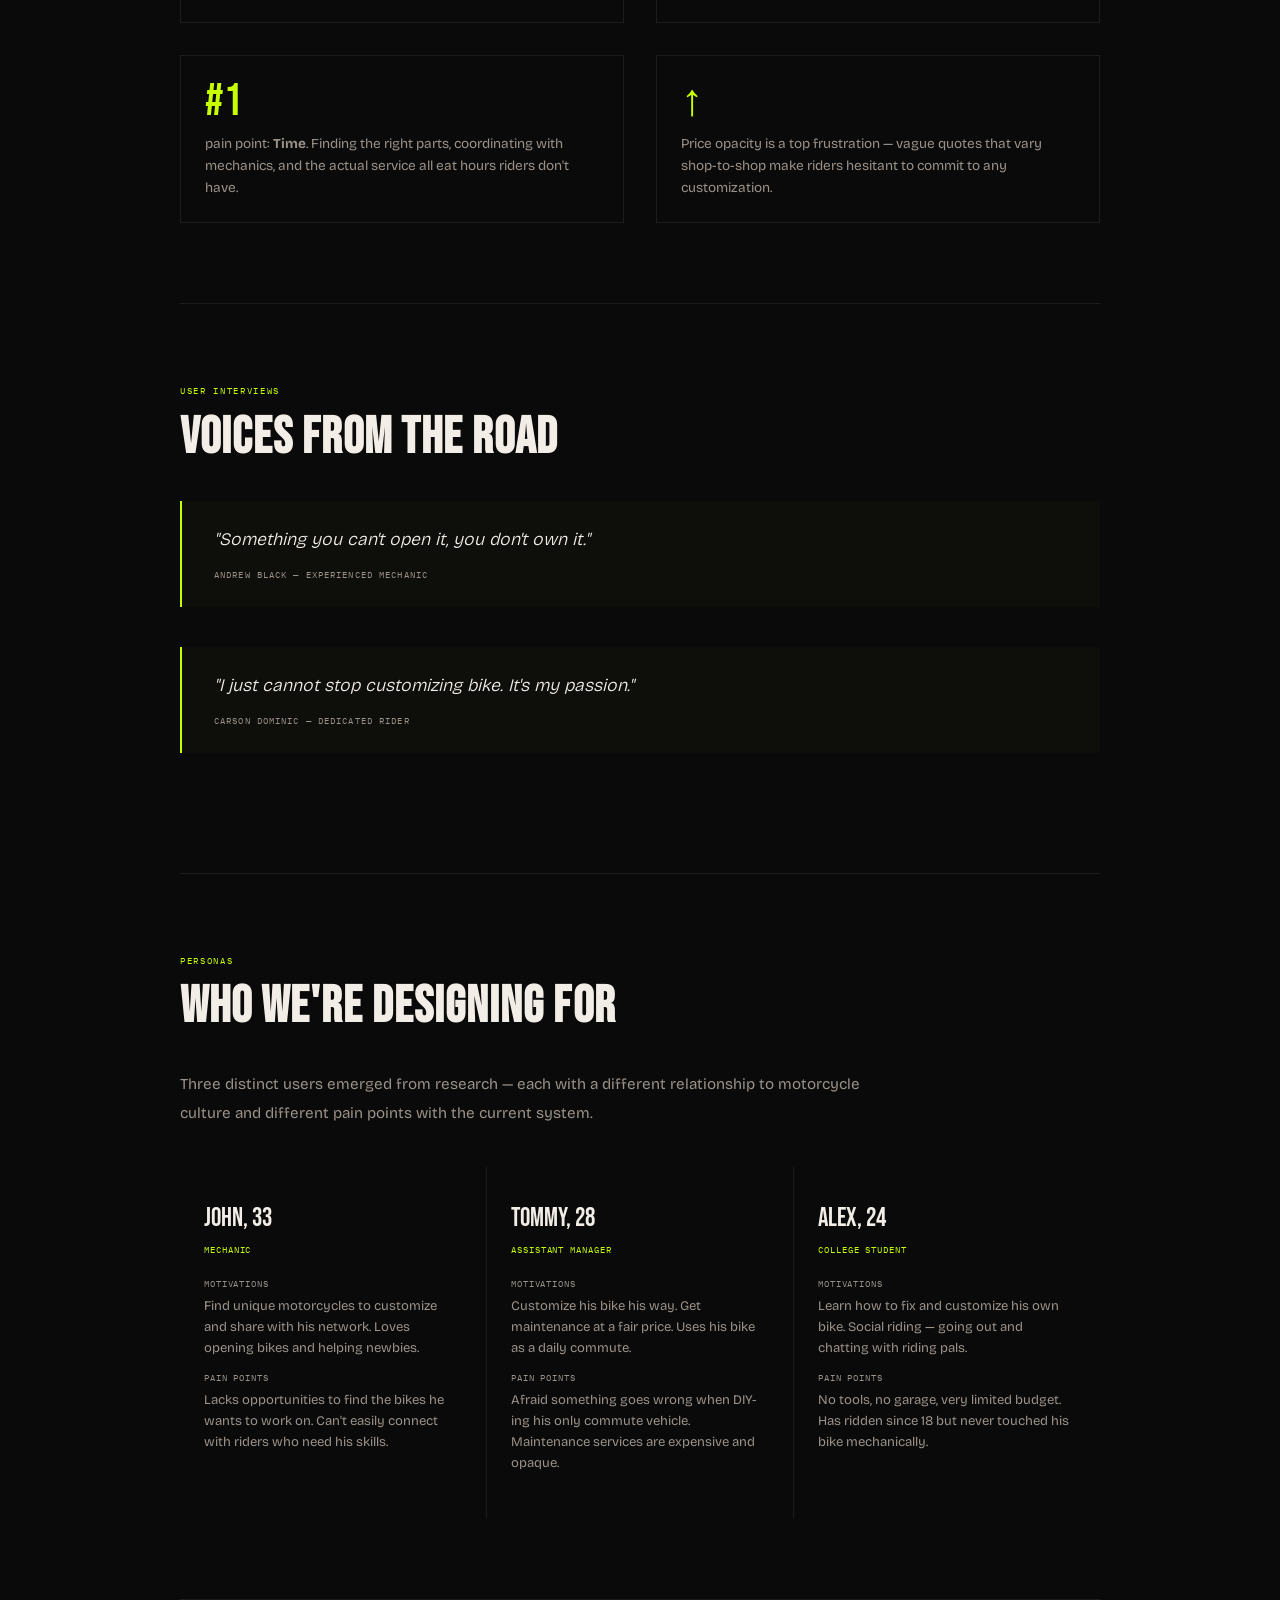
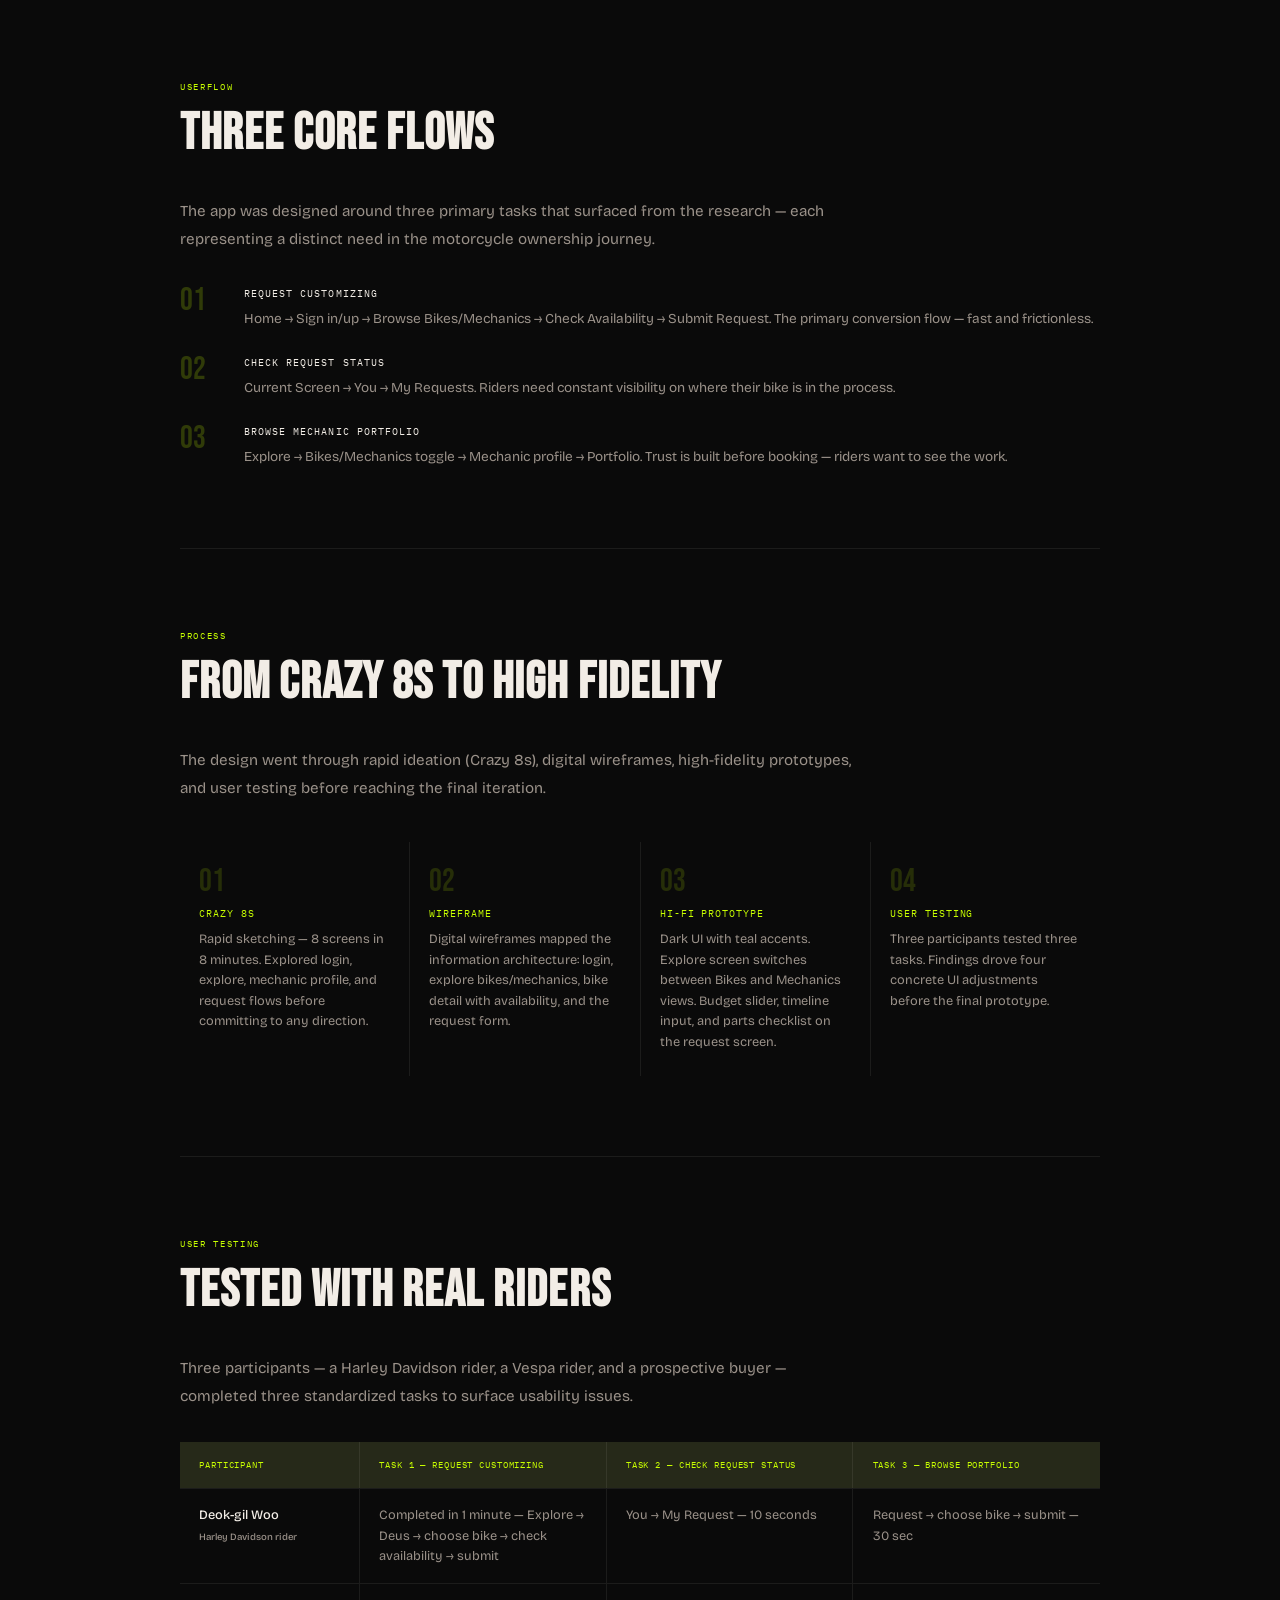
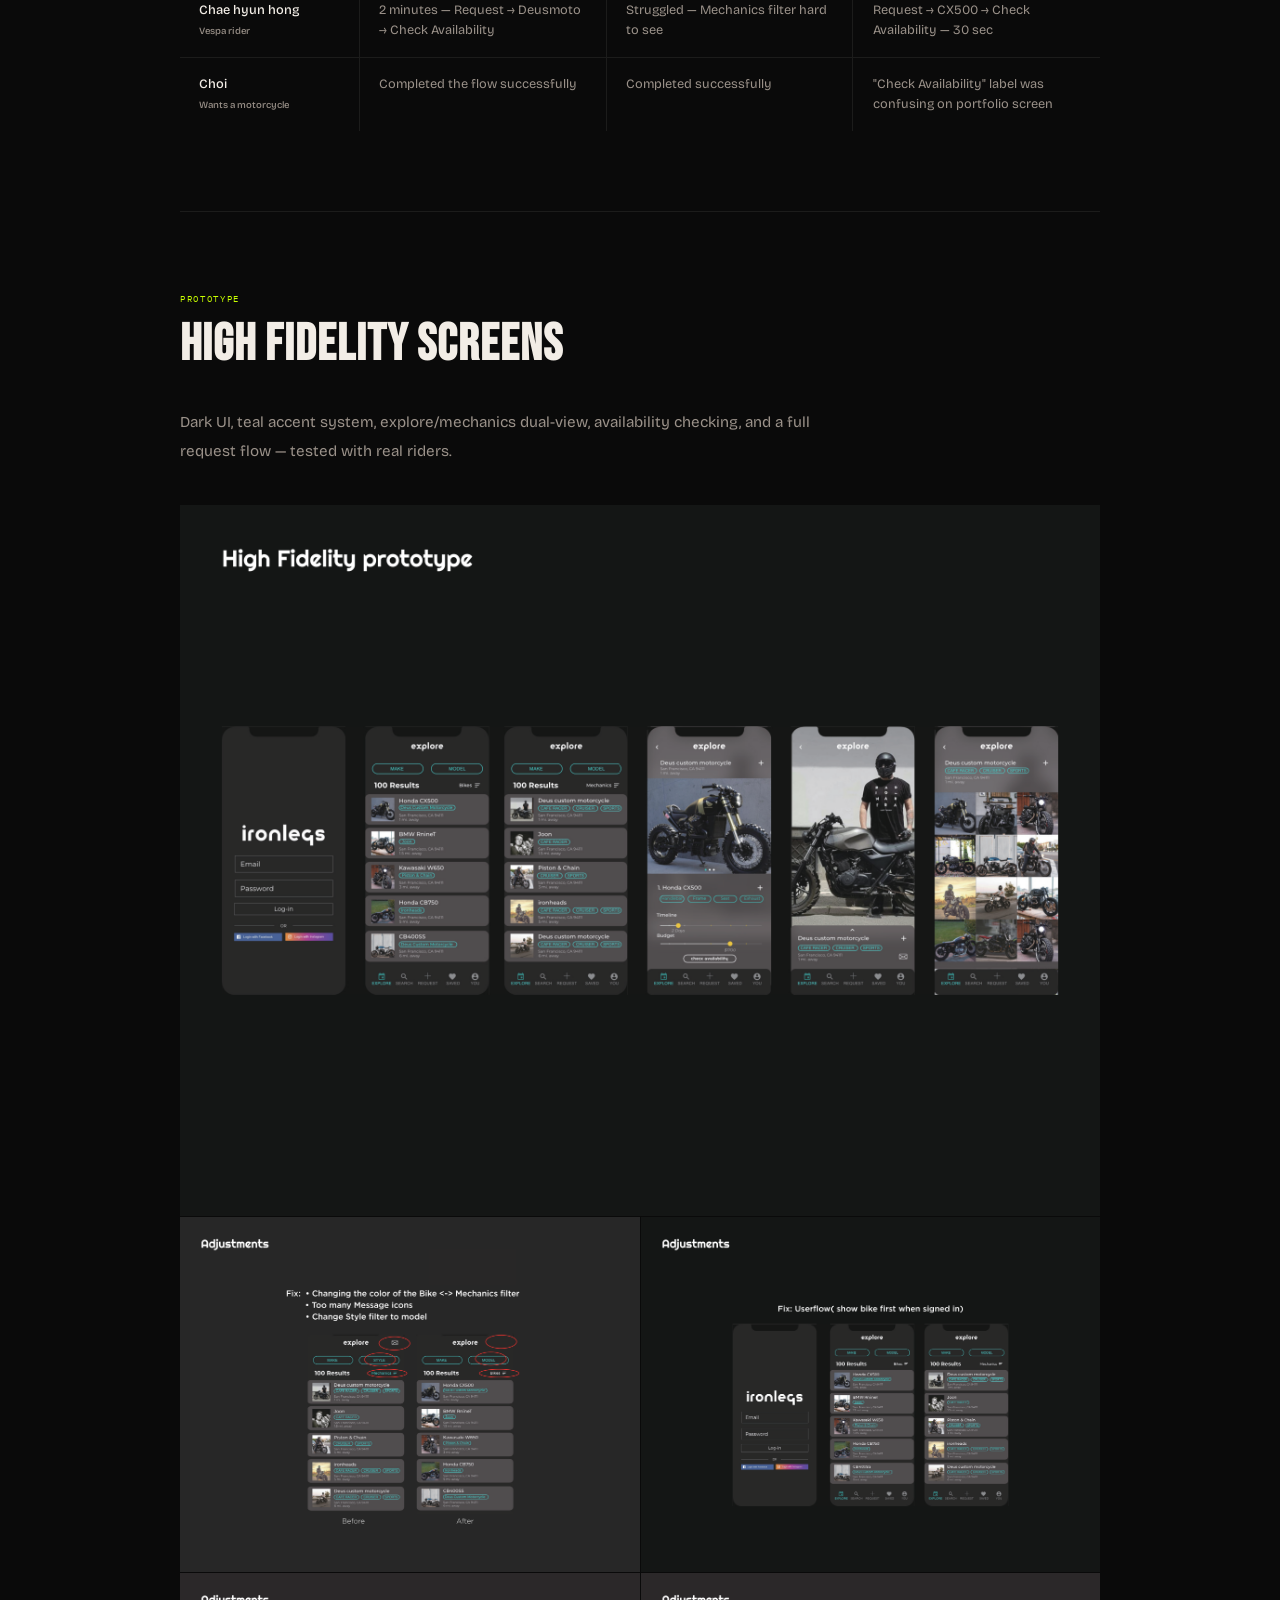
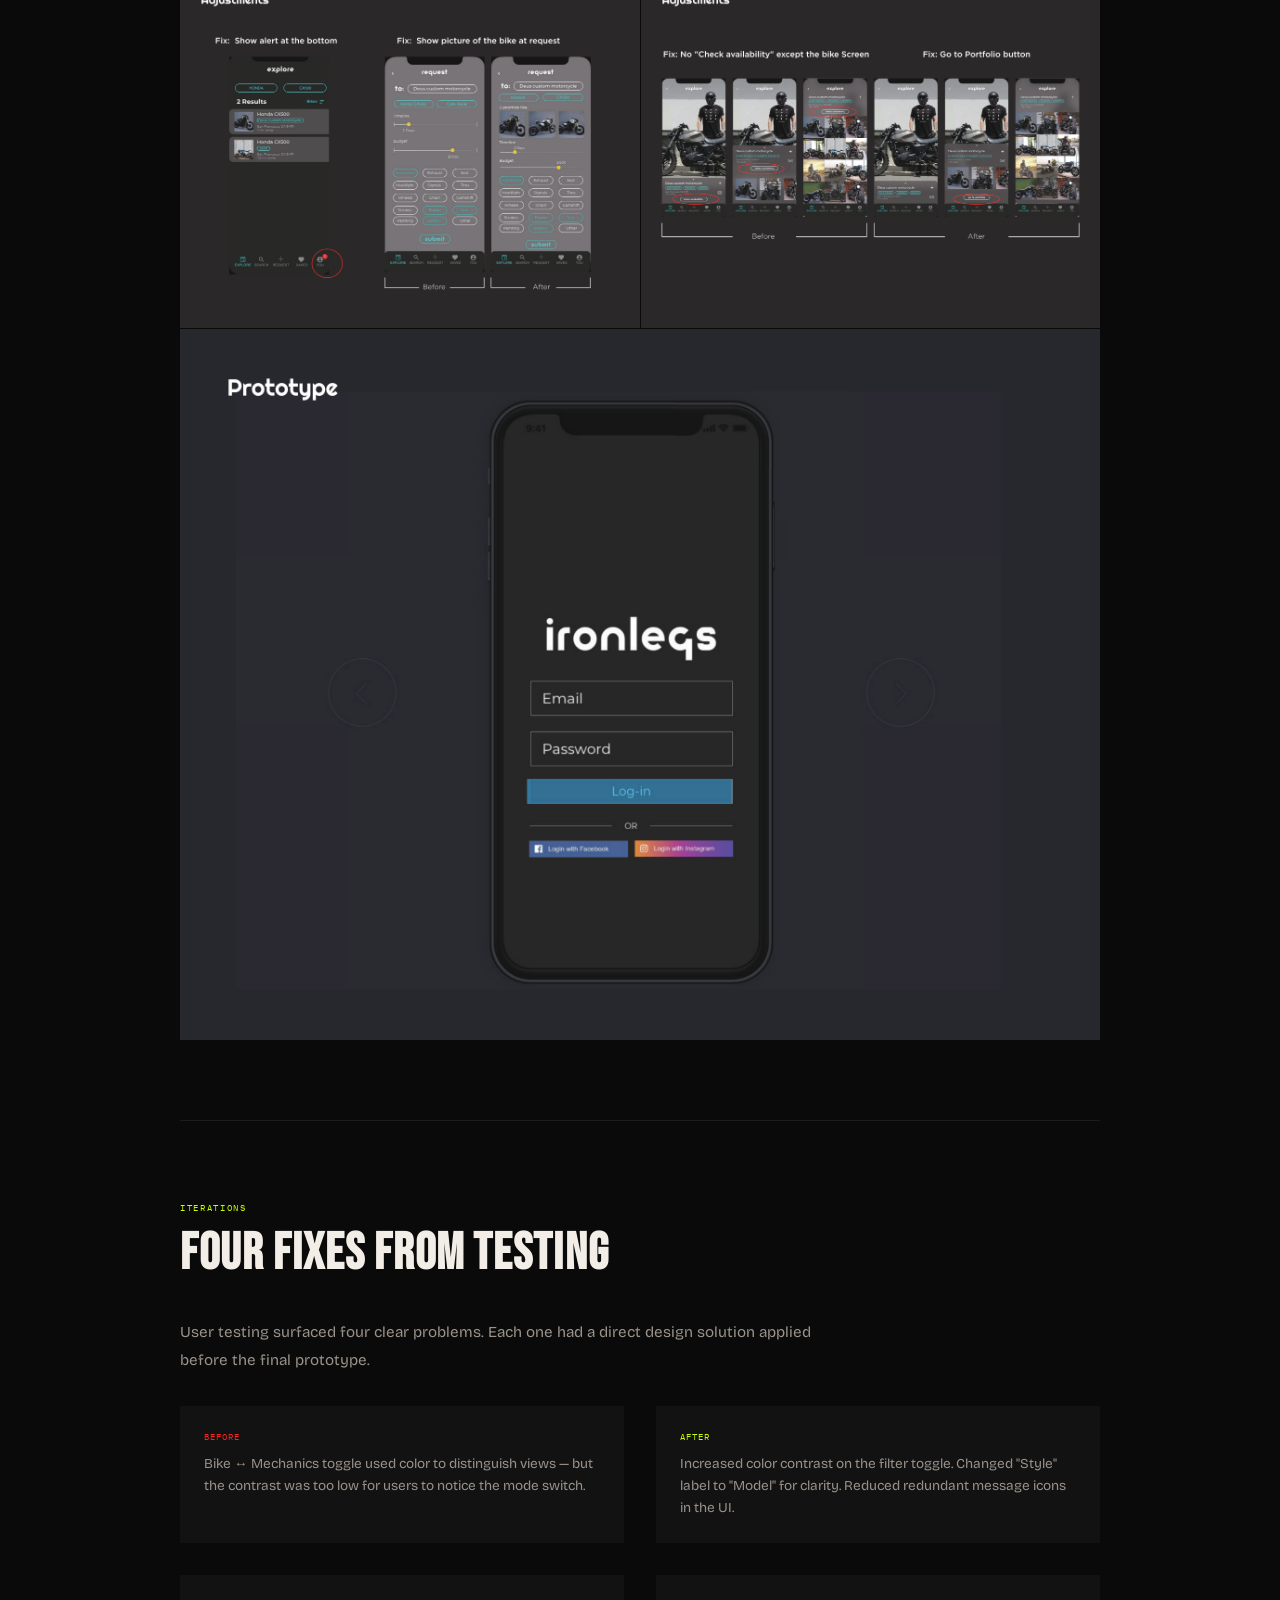
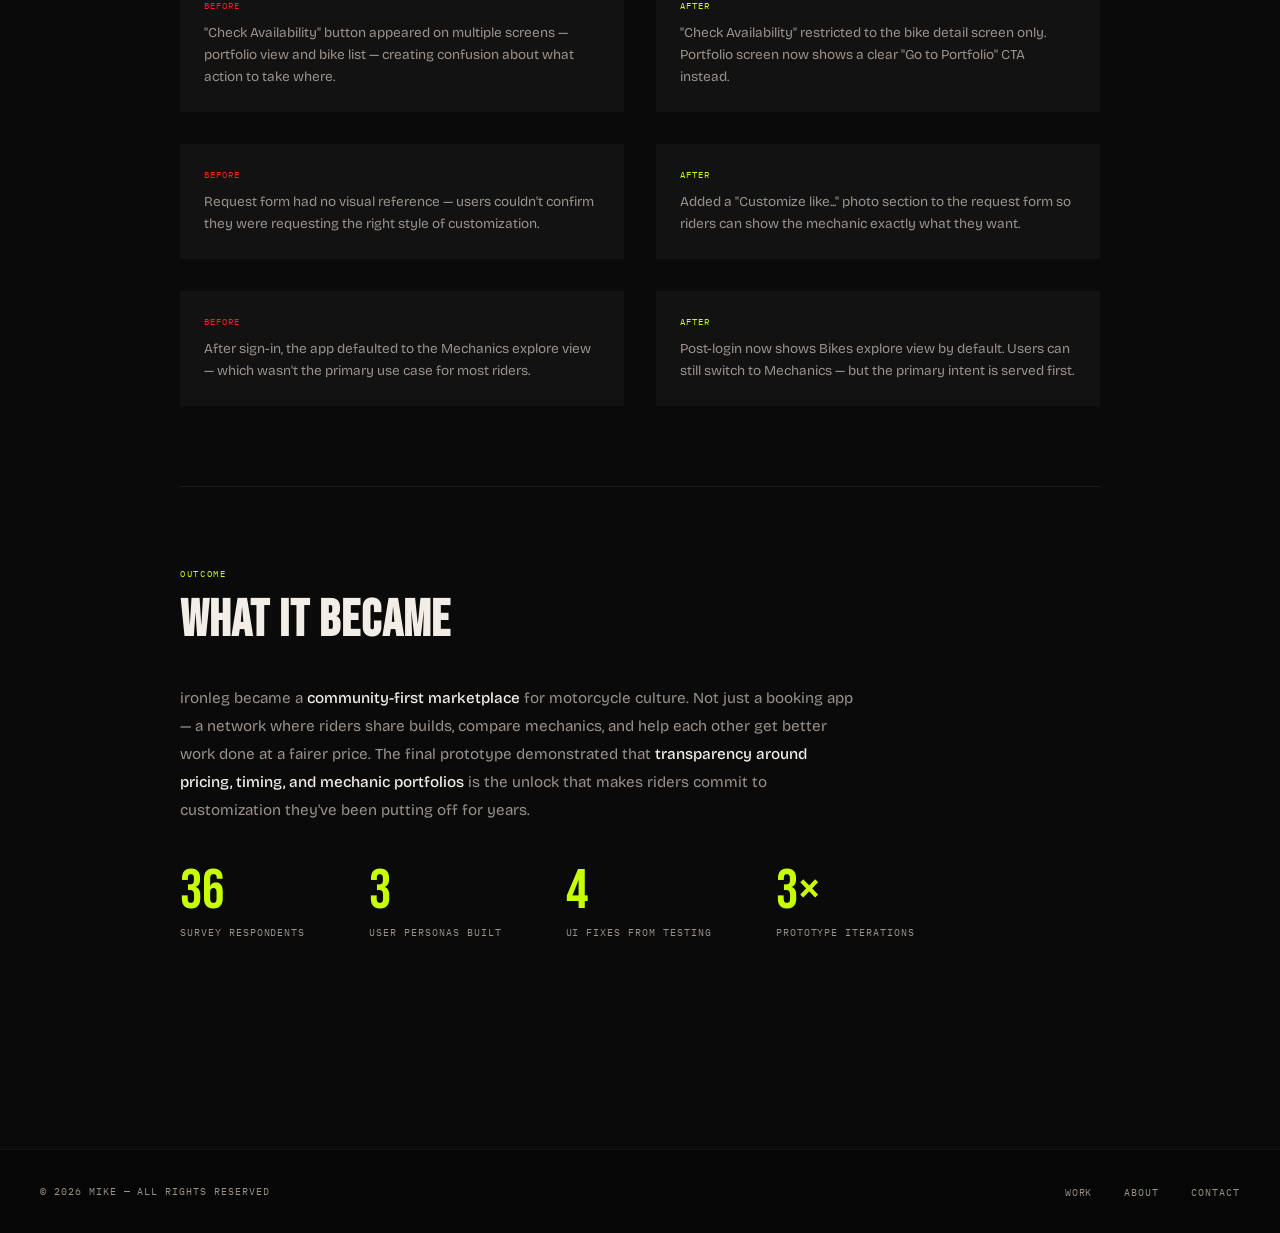
<file: ironleg.html>
<!DOCTYPE html>
<html lang="en">
<head>
<meta charset="UTF-8"/>
<meta name="viewport" content="width=device-width, initial-scale=1.0"/>
<title>ironleg — Mike</title>
<link rel="stylesheet" href="css/style.css"/>
<link href="https://fonts.googleapis.com/css2?family=Bebas+Neue&family=Bricolage+Grotesque:opsz,wght@12..96,200;12..96,400;12..96,500;12..96,700;12..96,800&family=IBM+Plex+Mono:wght@400;500&display=swap" rel="stylesheet"/>
<style>
  .cs-wrap { max-width: 1000px; margin: 0 auto; padding: 0 2.5rem 8rem; }

  /* HERO */
  .cs-hero {
    min-height: 60vh; display: flex; flex-direction: column;
    justify-content: flex-end; padding: 6rem 2.5rem 4rem;
    border-bottom: 1px solid var(--border); position: relative; overflow: hidden;
  }
  .cs-hero-bg {
    position: absolute; inset: 0;
    background-image:
      linear-gradient(rgba(242,237,230,.03) 1px, transparent 1px),
      linear-gradient(90deg, rgba(242,237,230,.03) 1px, transparent 1px);
    background-size: 80px 80px; pointer-events: none;
  }
  .cs-back {
    font-family: var(--f-mono); font-size: .63rem;
    text-transform: uppercase; letter-spacing: .14em;
    color: var(--muted); margin-bottom: 3rem;
    display: inline-flex; align-items: center; gap: .5rem;
    transition: color .2s; position: relative; z-index: 2;
  }
  .cs-back:hover { color: var(--acid); }
  .cs-label {
    font-family: var(--f-mono); font-size: .63rem;
    text-transform: uppercase; letter-spacing: .18em;
    color: var(--acid); margin-bottom: 1.2rem; position: relative; z-index: 2;
  }
  .cs-title {
    font-family: var(--f-display);
    font-size: clamp(4rem, 10vw, 8rem);
    line-height: .88; letter-spacing: .02em;
    color: var(--paper); position: relative; z-index: 2;
    margin-bottom: 2rem;
  }
  .cs-meta-row {
    display: flex; gap: 3rem; flex-wrap: wrap;
    position: relative; z-index: 2;
  }
  .cs-meta-item { }
  .cs-meta-label {
    font-family: var(--f-mono); font-size: .55rem;
    text-transform: uppercase; letter-spacing: .14em;
    color: var(--muted); margin-bottom: .3rem;
  }
  .cs-meta-val {
    font-family: var(--f-mono); font-size: .7rem;
    color: var(--paper); letter-spacing: .04em;
  }

  /* SECTIONS */
  .cs-section { padding: 5rem 0; border-bottom: 1px solid var(--border); }
  .cs-section:last-child { border-bottom: none; }
  .cs-section-label {
    font-family: var(--f-mono); font-size: .58rem;
    text-transform: uppercase; letter-spacing: .18em;
    color: var(--acid); margin-bottom: 1rem;
  }
  .cs-h2 {
    font-family: var(--f-display);
    font-size: clamp(2.2rem, 4vw, 3.5rem);
    letter-spacing: .02em; color: var(--paper);
    line-height: .9; margin-bottom: 2.5rem;
  }
  .cs-body {
    font-size: .95rem; color: var(--muted);
    line-height: 1.85; max-width: 680px;
  }
  .cs-body strong { color: var(--paper); font-weight: 500; }

  /* THREE-COL */
  .cs-3col { display: grid; grid-template-columns: 1fr 1fr 1fr; gap: 2rem; margin-top: 2.5rem; }
  .cs-col-label {
    font-family: var(--f-mono); font-size: .58rem;
    text-transform: uppercase; letter-spacing: .14em;
    color: var(--acid); margin-bottom: .8rem;
    border-bottom: 1px solid rgba(200,255,0,.15); padding-bottom: .5rem;
  }
  .cs-col-body { font-size: .85rem; color: var(--muted); line-height: 1.75; }

  /* STAT ROW */
  .cs-stats { display: flex; gap: 4rem; flex-wrap: wrap; margin-top: 2.5rem; }
  .cs-stat-n {
    font-family: var(--f-display); font-size: 3.5rem;
    color: var(--acid); line-height: 1;
  }
  .cs-stat-l {
    font-family: var(--f-mono); font-size: .6rem;
    text-transform: uppercase; letter-spacing: .1em;
    color: var(--muted); margin-top: .3rem;
  }

  /* PERSONA CARDS */
  .cs-personas { display: grid; grid-template-columns: repeat(3, 1fr); gap: 1px; background: var(--border); margin-top: 2.5rem; }
  .cs-persona {
    background: var(--ink); padding: 2rem 1.5rem;
  }
  .cs-persona-name {
    font-family: var(--f-display); font-size: 1.6rem;
    color: var(--paper); margin-bottom: .2rem;
  }
  .cs-persona-role {
    font-family: var(--f-mono); font-size: .58rem;
    text-transform: uppercase; letter-spacing: .1em;
    color: var(--acid); margin-bottom: 1.2rem;
  }
  .cs-persona-row { margin-bottom: .8rem; }
  .cs-persona-key {
    font-family: var(--f-mono); font-size: .55rem;
    text-transform: uppercase; letter-spacing: .1em;
    color: var(--muted); margin-bottom: .3rem;
  }
  .cs-persona-val { font-size: .82rem; color: var(--muted); line-height: 1.6; }

  /* FLOW */
  .cs-flow { display: flex; flex-direction: column; gap: 1.5rem; margin-top: 2rem; }
  .cs-flow-item { display: flex; align-items: flex-start; gap: 1.5rem; }
  .cs-flow-num {
    font-family: var(--f-display); font-size: 2rem;
    color: rgba(200,255,0,.2); min-width: 2.5rem; line-height: 1;
  }
  .cs-flow-title {
    font-family: var(--f-mono); font-size: .65rem;
    text-transform: uppercase; letter-spacing: .1em;
    color: var(--paper); margin-bottom: .4rem;
  }
  .cs-flow-desc { font-size: .85rem; color: var(--muted); line-height: 1.6; }

  /* QUOTE */
  .cs-quote {
    border-left: 2px solid var(--acid);
    padding: 1.5rem 2rem; margin: 2.5rem 0;
    background: rgba(200,255,0,.02);
  }
  .cs-quote-text {
    font-family: var(--f-body); font-size: 1.1rem;
    font-weight: 300; color: var(--paper); line-height: 1.7;
    font-style: italic; margin-bottom: .8rem;
  }
  .cs-quote-attr {
    font-family: var(--f-mono); font-size: .58rem;
    text-transform: uppercase; letter-spacing: .12em; color: var(--muted);
  }

  /* FINDINGS */
  .cs-findings { display: grid; grid-template-columns: 1fr 1fr; gap: 2rem; margin-top: 2.5rem; }
  .cs-finding { padding: 1.5rem; border: 1px solid var(--border); }
  .cs-finding-pct {
    font-family: var(--f-display); font-size: 2.8rem;
    color: var(--acid); line-height: 1; margin-bottom: .5rem;
  }
  .cs-finding-desc { font-size: .85rem; color: var(--muted); line-height: 1.6; }

  /* ITERATION */
  .cs-iter { display: grid; grid-template-columns: 1fr 1fr; gap: 2rem; margin-top: 2rem; }
  .cs-iter-item { padding: 1.5rem; background: rgba(242,237,230,.03); }
  .cs-iter-before {
    font-family: var(--f-mono); font-size: .55rem;
    text-transform: uppercase; letter-spacing: .12em;
    color: var(--red); margin-bottom: .6rem;
  }
  .cs-iter-after {
    font-family: var(--f-mono); font-size: .55rem;
    text-transform: uppercase; letter-spacing: .12em;
    color: var(--acid); margin-bottom: .6rem;
  }
  .cs-iter-text { font-size: .85rem; color: var(--muted); line-height: 1.6; }

  /* PROCESS STEPS */
  .cs-steps { display: grid; grid-template-columns: repeat(4, 1fr); gap: 1px; background: var(--border); margin-top: 2.5rem; }
  .cs-step { background: var(--ink); padding: 1.5rem 1.2rem; }
  .cs-step-n {
    font-family: var(--f-display); font-size: 2rem;
    color: rgba(200,255,0,.15); margin-bottom: .5rem; line-height: 1;
  }
  .cs-step-title {
    font-family: var(--f-mono); font-size: .6rem;
    text-transform: uppercase; letter-spacing: .1em;
    color: var(--acid); margin-bottom: .5rem;
  }
  .cs-step-desc { font-size: .8rem; color: var(--muted); line-height: 1.6; }

  /* TESTING TABLE */
  .cs-test { display: flex; flex-direction: column; gap: 1px; background: var(--border); margin-top: 2rem; }
  .cs-test-row { display: grid; grid-template-columns: 180px 1fr 1fr 1fr; background: var(--ink); }
  .cs-test-row.header { background: rgba(200,255,0,.06); }
  .cs-test-cell {
    padding: 1rem 1.2rem; font-size: .8rem; color: var(--muted);
    border-right: 1px solid var(--border);
  }
  .cs-test-cell:last-child { border-right: none; }
  .cs-test-row.header .cs-test-cell {
    font-family: var(--f-mono); font-size: .55rem;
    text-transform: uppercase; letter-spacing: .1em; color: var(--acid);
  }

  @media (max-width: 768px) {
    .cs-3col, .cs-personas, .cs-findings, .cs-iter, .cs-steps { grid-template-columns: 1fr; }
    .cs-test-row { grid-template-columns: 1fr; }
    .cs-meta-row { gap: 1.5rem; }
  }
</style>
</head>
<body>
<div id="cur"></div>
<div id="cur-ring"></div>

<!-- NAV -->
<nav>
  <a href="index.html" class="n-logo">
    <svg viewBox="0 0 200 200" xmlns="http://www.w3.org/2000/svg" class="n-badge">
      <polygon points="100,12 172,52 172,148 100,188 28,148 28,52" fill="none" stroke="#c8ff00" stroke-width="0.5" opacity="0.12"/>
      <polygon points="100,12 172,52 172,148 100,188 28,148 28,52" fill="none" stroke="#c8ff00" stroke-width="1" opacity="0.3"/>
      <polygon points="100,12 172,52 172,148 100,188 28,148 28,52" fill="none" stroke="#c8ff00" stroke-width="0.9" opacity="0.5" stroke-dasharray="4 2"/>
      <circle cx="100" cy="100" r="56" fill="none" stroke="#0014ff" stroke-width="0.6" stroke-dasharray="3 9" opacity="0.3"/>
      <circle cx="100" cy="12" r="3" fill="#c8ff00" opacity="0.9"/>
      <circle cx="172" cy="52" r="3" fill="#c8ff00" opacity="0.9"/>
      <circle cx="172" cy="148" r="3" fill="#c8ff00" opacity="0.9"/>
      <circle cx="100" cy="188" r="3" fill="#c8ff00" opacity="0.9"/>
      <circle cx="28" cy="148" r="3" fill="#c8ff00" opacity="0.9"/>
      <circle cx="28" cy="52" r="3" fill="#c8ff00" opacity="0.9"/>
      <path d="M52 152 L52 48 L80 100 L108 48 L108 152" fill="none" stroke="#c8ff00" stroke-width="13" stroke-linejoin="miter" stroke-linecap="square"/>
      <path d="M120 152 L120 48 L168 100 L120 48 L168 152" fill="none" stroke="#c8ff00" stroke-width="13" stroke-linejoin="miter" stroke-linecap="square"/>
      <rect x="52" y="93" width="24" height="7" fill="#0a0a0a"/>
      <rect x="92" y="93" width="16" height="7" fill="#0a0a0a"/>
      <rect x="64" y="98" width="64" height="3.5" fill="#c8ff00"/>
    </svg>
  </a>
  <ul class="n-links">
    <li><a href="index.html#works">Work</a></li>
    <li><a href="index.html#about">About</a></li>
    <li><a href="index.html#skills">Skills</a></li>
    <li><a href="index.html#contact">Contact</a></li>
  </ul>
  <a href="index.html#contact" class="n-hire">Hire me</a>
</nav>

<!-- HERO -->
<div class="cs-hero">
  <div class="cs-hero-bg"></div>
  <a href="index.html#works" class="cs-back">← Back to work</a>
  <div class="cs-label">UX/UI · Mobile · Case Study</div>
  <h1 class="cs-title">IRONLEG</h1>
  <div class="cs-meta-row">
    <div class="cs-meta-item">
      <div class="cs-meta-label">Type</div>
      <div class="cs-meta-val">Mobile App — iOS & Android</div>
    </div>
    <div class="cs-meta-item">
      <div class="cs-meta-label">Role</div>
      <div class="cs-meta-val">UX Research · UI Design</div>
    </div>
    <div class="cs-meta-item">
      <div class="cs-meta-label">Course</div>
      <div class="cs-meta-val">User Experience 2</div>
    </div>
    <div class="cs-meta-item">
      <div class="cs-meta-label">Target</div>
      <div class="cs-meta-val">Bike owners · Mechanics · Age 18–60</div>
    </div>
  </div>
</div>

<div class="cs-wrap">

  <!-- OVERVIEW -->
  <div class="cs-section">
    <div class="cs-section-label">Overview</div>
    <h2 class="cs-h2">THE PROBLEM</h2>
    <p class="cs-body">
      Owning and riding a motorcycle is built on <strong>brotherhood and sisterhood</strong> — but customizing one is a different story.
      More human hands go into building a motorcycle than a car, and riders who want to customize face a fragmented, opaque market.
      Finding the right mechanic, understanding pricing, and booking service all require effort that kills the momentum.
    </p>
    <div class="cs-3col">
      <div>
        <div class="cs-col-label">Problem</div>
        <div class="cs-col-body">Riders lack tools to manage motorcycle customizing. Finding skilled mechanics with transparent pricing and availability is time-consuming and unreliable.</div>
      </div>
      <div>
        <div class="cs-col-label">Assumption</div>
        <div class="cs-col-body">A platform that matches owners with mechanics — with clear guides on builds, costs, and timelines — would remove the biggest friction points in the process.</div>
      </div>
      <div>
        <div class="cs-col-label">Success</div>
        <div class="cs-col-body">People actively sharing their builds, helping each other, and local motorcycle businesses joining the network to provide better solutions at a cheaper price.</div>
      </div>
    </div>
  </div>

  <!-- RESEARCH -->
  <div class="cs-section">
    <div class="cs-section-label">Research</div>
    <h2 class="cs-h2">SURVEY + INTERVIEWS</h2>
    <p class="cs-body">
      I ran a <strong>36-person survey</strong> and conducted in-person interviews with motorcycle riders and mechanics across San Francisco.
      The data made the pain points undeniable.
    </p>
    <div class="cs-findings">
      <div class="cs-finding">
        <div class="cs-finding-pct">95%</div>
        <div class="cs-finding-desc">of surveyed riders are interested in customizing their bike — but most lack the tools, skills, or connections to do it.</div>
      </div>
      <div class="cs-finding">
        <div class="cs-finding-pct">80%</div>
        <div class="cs-finding-desc">prefer to do it themselves — but fear of something going wrong while DIY-ing a daily commute bike is a major blocker.</div>
      </div>
      <div class="cs-finding">
        <div class="cs-finding-pct">#1</div>
        <div class="cs-finding-desc">pain point: <strong>Time</strong>. Finding the right parts, coordinating with mechanics, and the actual service all eat hours riders don't have.</div>
      </div>
      <div class="cs-finding">
        <div class="cs-finding-pct">↑</div>
        <div class="cs-finding-desc">Price opacity is a top frustration — vague quotes that vary shop-to-shop make riders hesitant to commit to any customization.</div>
      </div>
    </div>
  </div>

  <!-- QUOTES -->
  <div class="cs-section">
    <div class="cs-section-label">User Interviews</div>
    <h2 class="cs-h2">VOICES FROM THE ROAD</h2>
    <div class="cs-quote">
      <div class="cs-quote-text">"Something you can't open it, you don't own it."</div>
      <div class="cs-quote-attr">Andrew Black — Experienced Mechanic</div>
    </div>
    <div class="cs-quote">
      <div class="cs-quote-text">"I just cannot stop customizing bike. It's my passion."</div>
      <div class="cs-quote-attr">Carson Dominic — Dedicated Rider</div>
    </div>
  </div>

  <!-- PERSONAS -->
  <div class="cs-section">
    <div class="cs-section-label">Personas</div>
    <h2 class="cs-h2">WHO WE'RE DESIGNING FOR</h2>
    <p class="cs-body">Three distinct users emerged from research — each with a different relationship to motorcycle culture and different pain points with the current system.</p>
    <div class="cs-personas">
      <div class="cs-persona">
        <div class="cs-persona-name">John, 33</div>
        <div class="cs-persona-role">Mechanic</div>
        <div class="cs-persona-row">
          <div class="cs-persona-key">Motivations</div>
          <div class="cs-persona-val">Find unique motorcycles to customize and share with his network. Loves opening bikes and helping newbies.</div>
        </div>
        <div class="cs-persona-row">
          <div class="cs-persona-key">Pain Points</div>
          <div class="cs-persona-val">Lacks opportunities to find the bikes he wants to work on. Can't easily connect with riders who need his skills.</div>
        </div>
      </div>
      <div class="cs-persona">
        <div class="cs-persona-name">Tommy, 28</div>
        <div class="cs-persona-role">Assistant Manager</div>
        <div class="cs-persona-row">
          <div class="cs-persona-key">Motivations</div>
          <div class="cs-persona-val">Customize his bike his way. Get maintenance at a fair price. Uses his bike as a daily commute.</div>
        </div>
        <div class="cs-persona-row">
          <div class="cs-persona-key">Pain Points</div>
          <div class="cs-persona-val">Afraid something goes wrong when DIY-ing his only commute vehicle. Maintenance services are expensive and opaque.</div>
        </div>
      </div>
      <div class="cs-persona">
        <div class="cs-persona-name">Alex, 24</div>
        <div class="cs-persona-role">College Student</div>
        <div class="cs-persona-row">
          <div class="cs-persona-key">Motivations</div>
          <div class="cs-persona-val">Learn how to fix and customize his own bike. Social riding — going out and chatting with riding pals.</div>
        </div>
        <div class="cs-persona-row">
          <div class="cs-persona-key">Pain Points</div>
          <div class="cs-persona-val">No tools, no garage, very limited budget. Has ridden since 18 but never touched his bike mechanically.</div>
        </div>
      </div>
    </div>
  </div>

  <!-- USERFLOW -->
  <div class="cs-section">
    <div class="cs-section-label">Userflow</div>
    <h2 class="cs-h2">THREE CORE FLOWS</h2>
    <p class="cs-body">The app was designed around three primary tasks that surfaced from the research — each representing a distinct need in the motorcycle ownership journey.</p>
    <div class="cs-flow">
      <div class="cs-flow-item">
        <div class="cs-flow-num">01</div>
        <div>
          <div class="cs-flow-title">Request Customizing</div>
          <div class="cs-flow-desc">Home → Sign in/up → Browse Bikes/Mechanics → Check Availability → Submit Request. The primary conversion flow — fast and frictionless.</div>
        </div>
      </div>
      <div class="cs-flow-item">
        <div class="cs-flow-num">02</div>
        <div>
          <div class="cs-flow-title">Check Request Status</div>
          <div class="cs-flow-desc">Current Screen → You → My Requests. Riders need constant visibility on where their bike is in the process.</div>
        </div>
      </div>
      <div class="cs-flow-item">
        <div class="cs-flow-num">03</div>
        <div>
          <div class="cs-flow-title">Browse Mechanic Portfolio</div>
          <div class="cs-flow-desc">Explore → Bikes/Mechanics toggle → Mechanic profile → Portfolio. Trust is built before booking — riders want to see the work.</div>
        </div>
      </div>
    </div>
  </div>

  <!-- PROCESS -->
  <div class="cs-section">
    <div class="cs-section-label">Process</div>
    <h2 class="cs-h2">FROM CRAZY 8S TO HIGH FIDELITY</h2>
    <p class="cs-body">The design went through rapid ideation (Crazy 8s), digital wireframes, high-fidelity prototypes, and user testing before reaching the final iteration.</p>
    <div class="cs-steps">
      <div class="cs-step">
        <div class="cs-step-n">01</div>
        <div class="cs-step-title">Crazy 8s</div>
        <div class="cs-step-desc">Rapid sketching — 8 screens in 8 minutes. Explored login, explore, mechanic profile, and request flows before committing to any direction.</div>
      </div>
      <div class="cs-step">
        <div class="cs-step-n">02</div>
        <div class="cs-step-title">Wireframe</div>
        <div class="cs-step-desc">Digital wireframes mapped the information architecture: login, explore bikes/mechanics, bike detail with availability, and the request form.</div>
      </div>
      <div class="cs-step">
        <div class="cs-step-n">03</div>
        <div class="cs-step-title">Hi-Fi Prototype</div>
        <div class="cs-step-desc">Dark UI with teal accents. Explore screen switches between Bikes and Mechanics views. Budget slider, timeline input, and parts checklist on the request screen.</div>
      </div>
      <div class="cs-step">
        <div class="cs-step-n">04</div>
        <div class="cs-step-title">User Testing</div>
        <div class="cs-step-desc">Three participants tested three tasks. Findings drove four concrete UI adjustments before the final prototype.</div>
      </div>
    </div>
  </div>

  <!-- USER TESTING -->
  <div class="cs-section">
    <div class="cs-section-label">User Testing</div>
    <h2 class="cs-h2">TESTED WITH REAL RIDERS</h2>
    <p class="cs-body">Three participants — a Harley Davidson rider, a Vespa rider, and a prospective buyer — completed three standardized tasks to surface usability issues.</p>
    <div class="cs-test">
      <div class="cs-test-row header">
        <div class="cs-test-cell">Participant</div>
        <div class="cs-test-cell">Task 1 — Request Customizing</div>
        <div class="cs-test-cell">Task 2 — Check Request Status</div>
        <div class="cs-test-cell">Task 3 — Browse Portfolio</div>
      </div>
      <div class="cs-test-row">
        <div class="cs-test-cell" style="color:var(--paper);font-weight:500;">Deok-gil Woo<br/><span style="color:var(--muted);font-size:.75em;">Harley Davidson rider</span></div>
        <div class="cs-test-cell">Completed in 1 minute — Explore → Deus → choose bike → check availability → submit</div>
        <div class="cs-test-cell">You → My Request — 10 seconds</div>
        <div class="cs-test-cell">Request → choose bike → submit — 30 sec</div>
      </div>
      <div class="cs-test-row">
        <div class="cs-test-cell" style="color:var(--paper);font-weight:500;">Chae hyun hong<br/><span style="color:var(--muted);font-size:.75em;">Vespa rider</span></div>
        <div class="cs-test-cell">2 minutes — Request → Deusmoto → Check Availability</div>
        <div class="cs-test-cell">Struggled — Mechanics filter hard to see</div>
        <div class="cs-test-cell">Request → CX500 → Check Availability — 30 sec</div>
      </div>
      <div class="cs-test-row">
        <div class="cs-test-cell" style="color:var(--paper);font-weight:500;">Choi<br/><span style="color:var(--muted);font-size:.75em;">Wants a motorcycle</span></div>
        <div class="cs-test-cell">Completed the flow successfully</div>
        <div class="cs-test-cell">Completed successfully</div>
        <div class="cs-test-cell">"Check Availability" label was confusing on portfolio screen</div>
      </div>
    </div>
  </div>

  <!-- PROTOTYPE VISUALS -->
  <div class="cs-section">
    <div class="cs-section-label">Prototype</div>
    <h2 class="cs-h2">HIGH FIDELITY SCREENS</h2>
    <p class="cs-body">Dark UI, teal accent system, explore/mechanics dual-view, availability checking, and a full request flow — tested with real riders.</p>
    <div style="margin-top:2.5rem;">
      <img src="assets/ironleg/proto_1.png" alt="ironleg high fidelity prototype screens" style="width:100%;display:block;margin-bottom:1px;"/>
      <div style="display:grid;grid-template-columns:1fr 1fr;gap:1px;margin-top:1px;">
        <img src="assets/ironleg/proto_2.png" alt="UI adjustments — filter contrast fix" style="width:100%;display:block;"/>
        <img src="assets/ironleg/proto_3.png" alt="UI adjustments — userflow fix" style="width:100%;display:block;"/>
        <img src="assets/ironleg/proto_4.png" alt="UI adjustments — request form" style="width:100%;display:block;"/>
        <img src="assets/ironleg/proto_5.png" alt="UI adjustments — availability fix" style="width:100%;display:block;"/>
      </div>
      <img src="assets/ironleg/proto_6.png" alt="ironleg final prototype" style="width:100%;display:block;margin-top:1px;"/>
    </div>
  </div>

  <!-- ITERATIONS -->
  <div class="cs-section">
    <div class="cs-section-label">Iterations</div>
    <h2 class="cs-h2">FOUR FIXES FROM TESTING</h2>
    <p class="cs-body">User testing surfaced four clear problems. Each one had a direct design solution applied before the final prototype.</p>
    <div class="cs-iter">
      <div class="cs-iter-item">
        <div class="cs-iter-before">Before</div>
        <div class="cs-iter-text">Bike ↔ Mechanics toggle used color to distinguish views — but the contrast was too low for users to notice the mode switch.</div>
      </div>
      <div class="cs-iter-item">
        <div class="cs-iter-after">After</div>
        <div class="cs-iter-text">Increased color contrast on the filter toggle. Changed "Style" label to "Model" for clarity. Reduced redundant message icons in the UI.</div>
      </div>
      <div class="cs-iter-item">
        <div class="cs-iter-before">Before</div>
        <div class="cs-iter-text">"Check Availability" button appeared on multiple screens — portfolio view and bike list — creating confusion about what action to take where.</div>
      </div>
      <div class="cs-iter-item">
        <div class="cs-iter-after">After</div>
        <div class="cs-iter-text">"Check Availability" restricted to the bike detail screen only. Portfolio screen now shows a clear "Go to Portfolio" CTA instead.</div>
      </div>
      <div class="cs-iter-item">
        <div class="cs-iter-before">Before</div>
        <div class="cs-iter-text">Request form had no visual reference — users couldn't confirm they were requesting the right style of customization.</div>
      </div>
      <div class="cs-iter-item">
        <div class="cs-iter-after">After</div>
        <div class="cs-iter-text">Added a "Customize like..." photo section to the request form so riders can show the mechanic exactly what they want.</div>
      </div>
      <div class="cs-iter-item">
        <div class="cs-iter-before">Before</div>
        <div class="cs-iter-text">After sign-in, the app defaulted to the Mechanics explore view — which wasn't the primary use case for most riders.</div>
      </div>
      <div class="cs-iter-item">
        <div class="cs-iter-after">After</div>
        <div class="cs-iter-text">Post-login now shows Bikes explore view by default. Users can still switch to Mechanics — but the primary intent is served first.</div>
      </div>
    </div>
  </div>

  <!-- OUTCOME -->
  <div class="cs-section">
    <div class="cs-section-label">Outcome</div>
    <h2 class="cs-h2">WHAT IT BECAME</h2>
    <p class="cs-body">
      ironleg became a <strong>community-first marketplace</strong> for motorcycle culture. Not just a booking app — a network where riders share builds, compare mechanics, and help each other get better work done at a fairer price.
      The final prototype demonstrated that <strong>transparency around pricing, timing, and mechanic portfolios</strong> is the unlock that makes riders commit to customization they've been putting off for years.
    </p>
    <div class="cs-stats">
      <div>
        <div class="cs-stat-n">36</div>
        <div class="cs-stat-l">Survey respondents</div>
      </div>
      <div>
        <div class="cs-stat-n">3</div>
        <div class="cs-stat-l">User personas built</div>
      </div>
      <div>
        <div class="cs-stat-n">4</div>
        <div class="cs-stat-l">UI fixes from testing</div>
      </div>
      <div>
        <div class="cs-stat-n">3×</div>
        <div class="cs-stat-l">Prototype iterations</div>
      </div>
    </div>
  </div>

</div>

<!-- FOOTER NAV -->
<footer>
  <span class="f-copy">© 2026 Mike — All rights reserved</span>
  <ul class="f-links">
    <li><a href="index.html#works">Work</a></li>
    <li><a href="index.html#about">About</a></li>
    <li><a href="index.html#contact">Contact</a></li>
  </ul>
</footer>

<script src="js/main.js"></script>
</body>
</html>
</file>
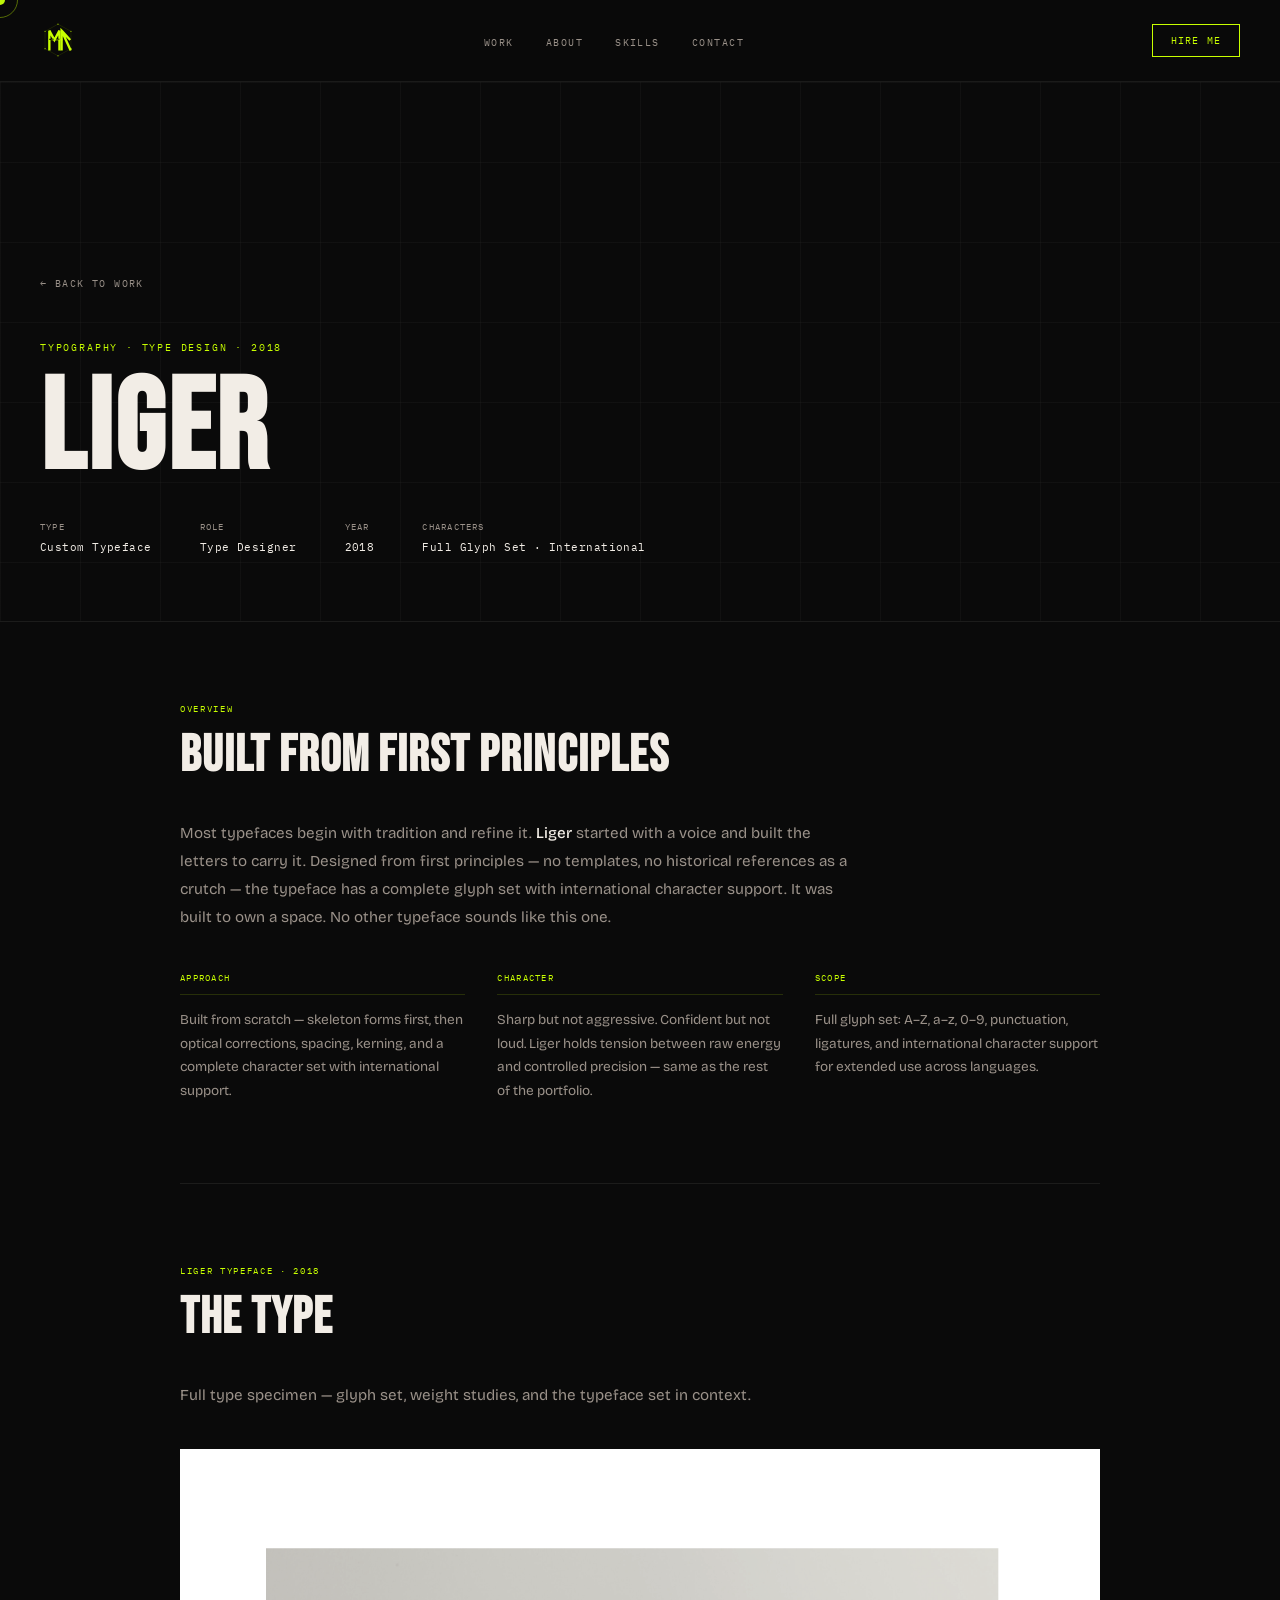
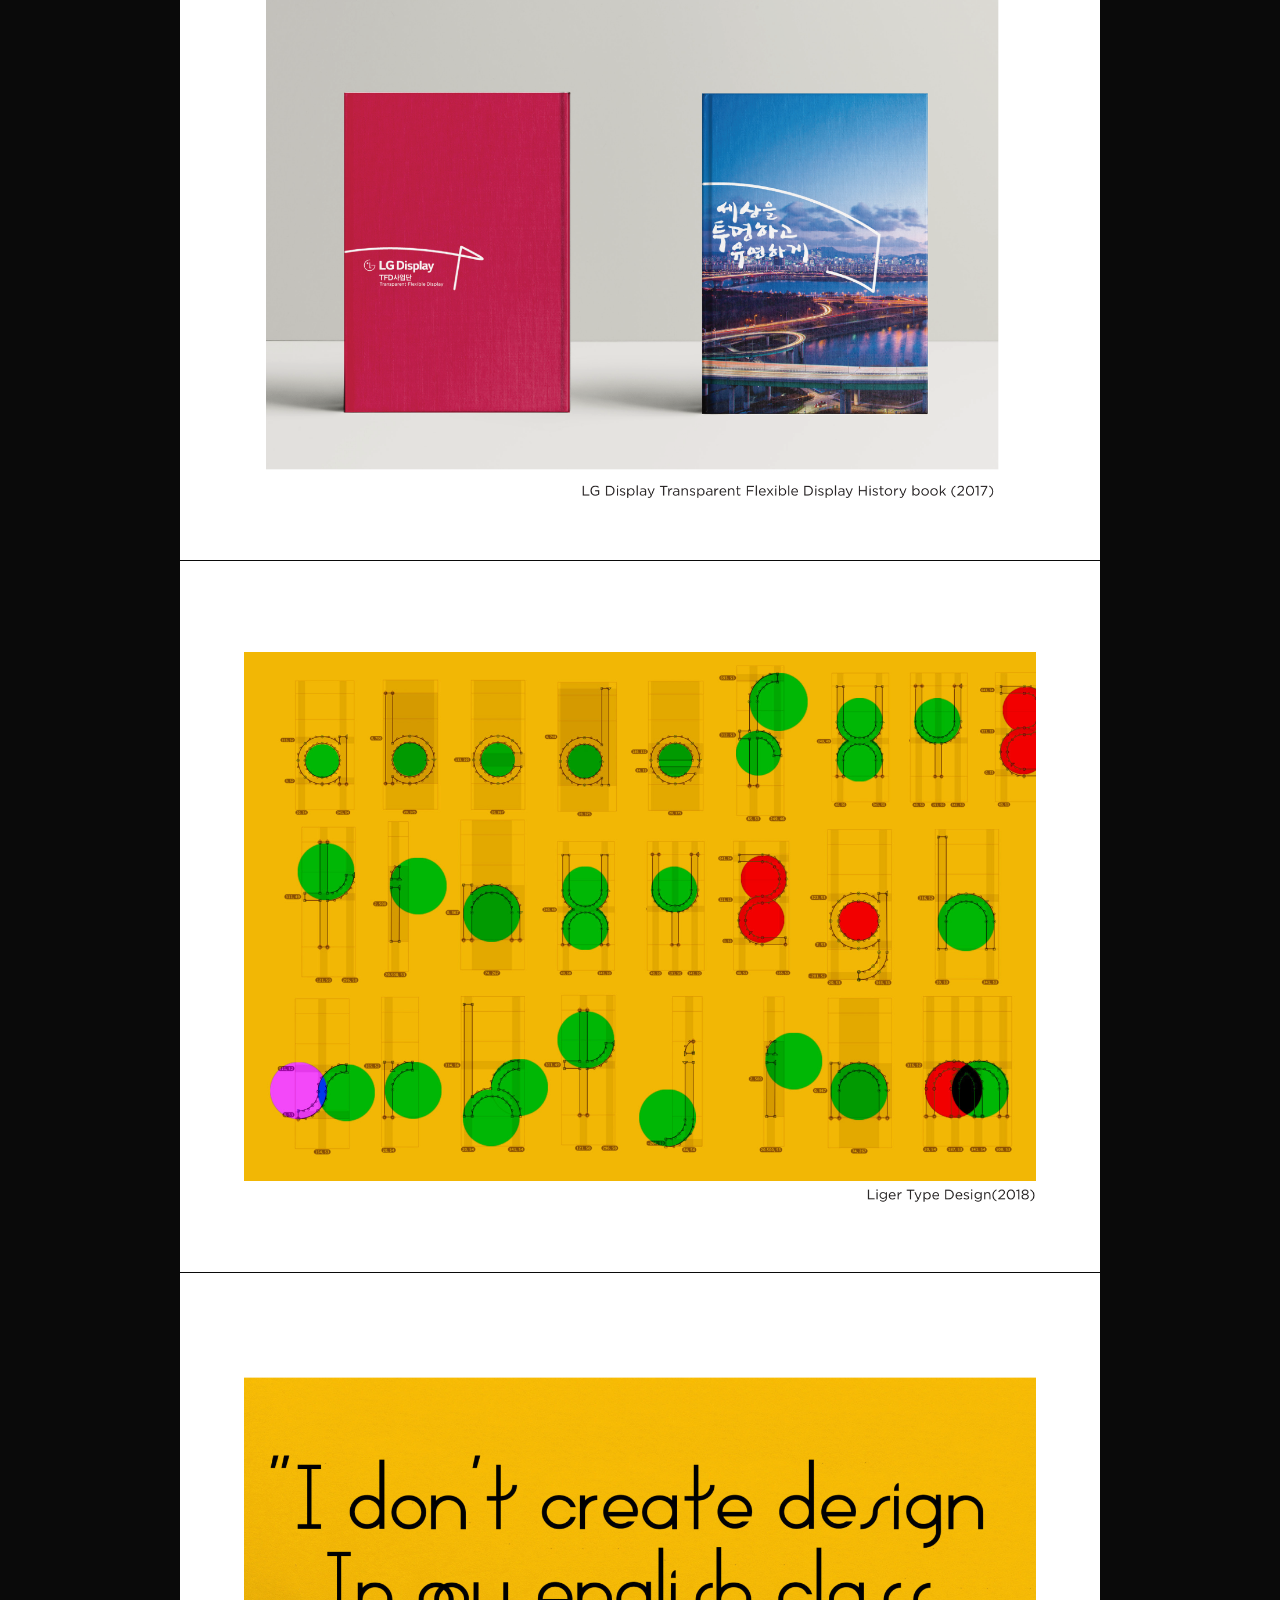
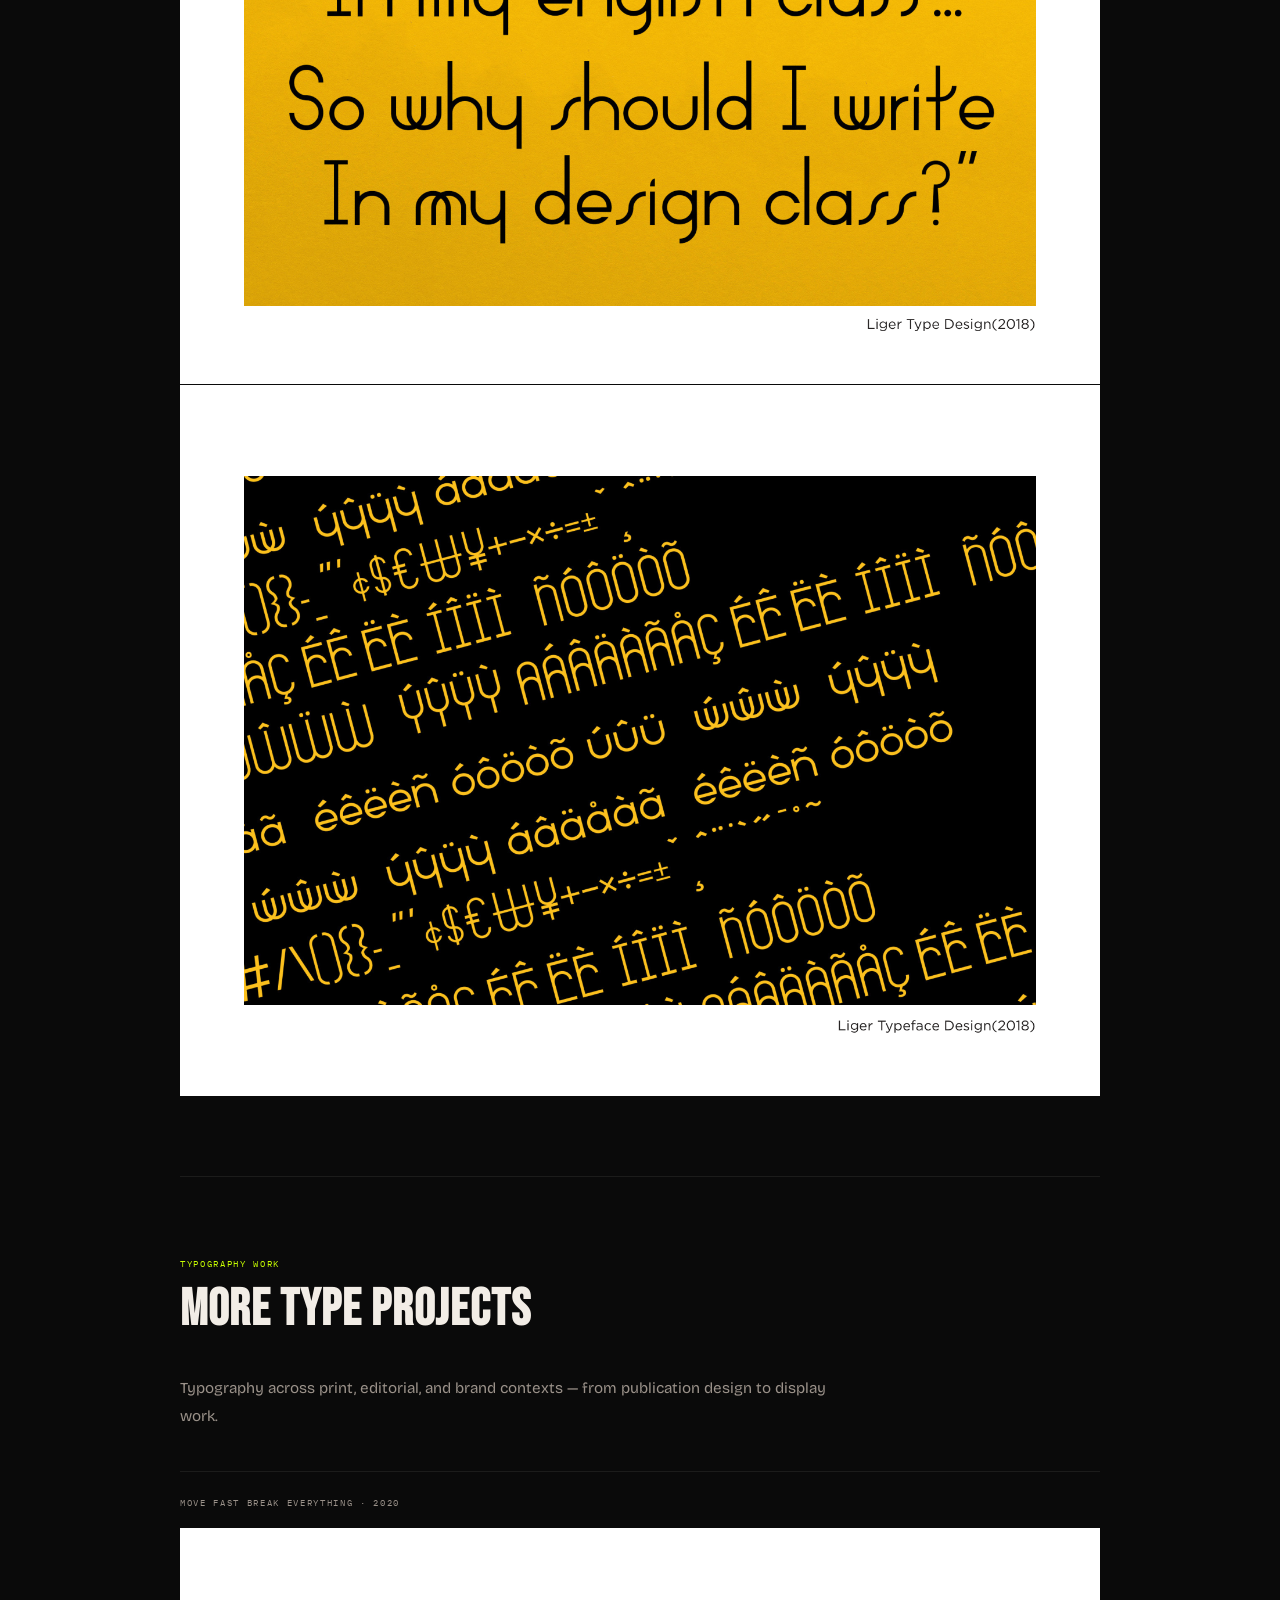
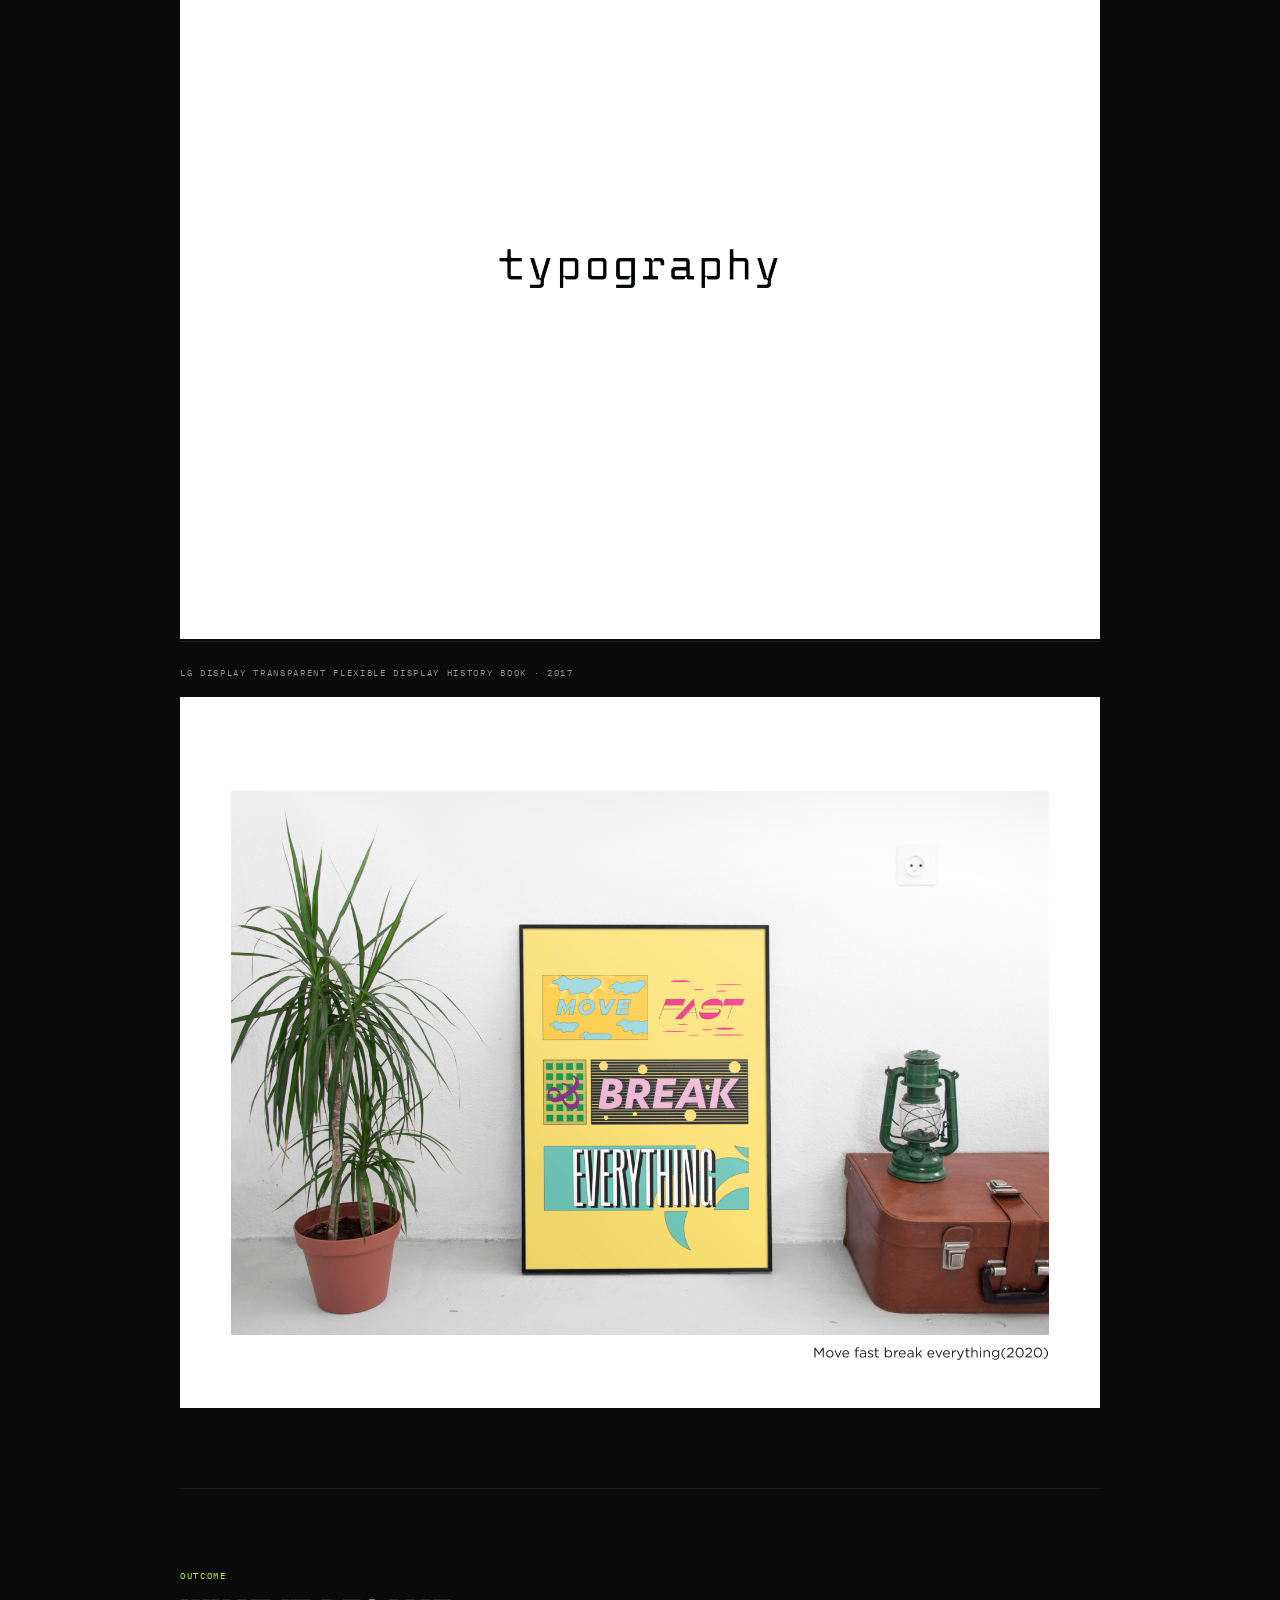
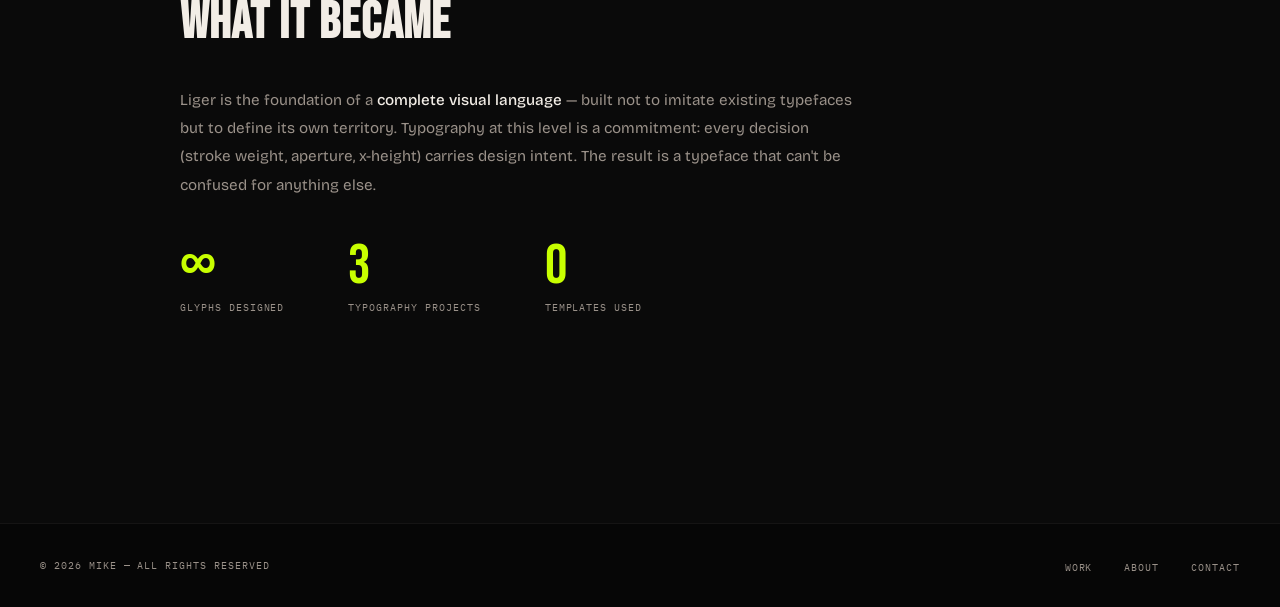
<file: liger.html>
<!DOCTYPE html>
<html lang="en">
<head>
<meta charset="UTF-8"/>
<meta name="viewport" content="width=device-width, initial-scale=1.0"/>
<title>Liger — Mike</title>
<link rel="stylesheet" href="css/style.css"/>
<link href="https://fonts.googleapis.com/css2?family=Bebas+Neue&family=Bricolage+Grotesque:opsz,wght@12..96,200;12..96,400;12..96,500;12..96,700;12..96,800&family=IBM+Plex+Mono:wght@400;500&display=swap" rel="stylesheet"/>
<style>
  .cs-wrap { max-width: 1000px; margin: 0 auto; padding: 0 2.5rem 8rem; }
  .cs-hero {
    min-height: 60vh; display: flex; flex-direction: column;
    justify-content: flex-end; padding: 6rem 2.5rem 4rem;
    border-bottom: 1px solid var(--border); position: relative; overflow: hidden;
  }
  .cs-hero-bg {
    position: absolute; inset: 0;
    background-image:
      linear-gradient(rgba(242,237,230,.03) 1px, transparent 1px),
      linear-gradient(90deg, rgba(242,237,230,.03) 1px, transparent 1px);
    background-size: 80px 80px; pointer-events: none;
  }
  .cs-back {
    font-family: var(--f-mono); font-size: .63rem;
    text-transform: uppercase; letter-spacing: .14em;
    color: var(--muted); margin-bottom: 3rem;
    display: inline-flex; align-items: center; gap: .5rem;
    transition: color .2s; position: relative; z-index: 2;
  }
  .cs-back:hover { color: var(--acid); }
  .cs-label {
    font-family: var(--f-mono); font-size: .63rem;
    text-transform: uppercase; letter-spacing: .18em;
    color: var(--acid); margin-bottom: 1.2rem; position: relative; z-index: 2;
  }
  .cs-title {
    font-family: var(--f-display);
    font-size: clamp(4rem, 10vw, 8rem);
    line-height: .88; letter-spacing: .02em;
    color: var(--paper); position: relative; z-index: 2;
    margin-bottom: 2rem;
  }
  .cs-meta-row {
    display: flex; gap: 3rem; flex-wrap: wrap;
    position: relative; z-index: 2;
  }
  .cs-meta-label {
    font-family: var(--f-mono); font-size: .55rem;
    text-transform: uppercase; letter-spacing: .14em;
    color: var(--muted); margin-bottom: .3rem;
  }
  .cs-meta-val {
    font-family: var(--f-mono); font-size: .7rem;
    color: var(--paper); letter-spacing: .04em;
  }
  .cs-section { padding: 5rem 0; border-bottom: 1px solid var(--border); }
  .cs-section:last-child { border-bottom: none; }
  .cs-section-label {
    font-family: var(--f-mono); font-size: .58rem;
    text-transform: uppercase; letter-spacing: .18em;
    color: var(--acid); margin-bottom: 1rem;
  }
  .cs-h2 {
    font-family: var(--f-display);
    font-size: clamp(2.2rem, 4vw, 3.5rem);
    letter-spacing: .02em; color: var(--paper);
    line-height: .9; margin-bottom: 2.5rem;
  }
  .cs-body {
    font-size: .95rem; color: var(--muted);
    line-height: 1.85; max-width: 680px;
  }
  .cs-body strong { color: var(--paper); font-weight: 500; }
  .cs-3col { display: grid; grid-template-columns: 1fr 1fr 1fr; gap: 2rem; margin-top: 2.5rem; }
  .cs-col-label {
    font-family: var(--f-mono); font-size: .58rem;
    text-transform: uppercase; letter-spacing: .14em;
    color: var(--acid); margin-bottom: .8rem;
    border-bottom: 1px solid rgba(200,255,0,.15); padding-bottom: .5rem;
  }
  .cs-col-body { font-size: .85rem; color: var(--muted); line-height: 1.75; }
  .cs-stats { display: flex; gap: 4rem; flex-wrap: wrap; margin-top: 2.5rem; }
  .cs-stat-n {
    font-family: var(--f-display); font-size: 3.5rem;
    color: var(--acid); line-height: 1;
  }
  .cs-stat-l {
    font-family: var(--f-mono); font-size: .6rem;
    text-transform: uppercase; letter-spacing: .1em;
    color: var(--muted); margin-top: .3rem;
  }
  .cs-divider-label {
    font-family: var(--f-mono); font-size: .58rem;
    text-transform: uppercase; letter-spacing: .18em;
    color: var(--muted); padding: 1.5rem 0 1rem;
    border-top: 1px solid var(--border); margin-top: 1px;
  }
  @media (max-width: 768px) {
    .cs-3col { grid-template-columns: 1fr; }
    .cs-meta-row { gap: 1.5rem; }
  }
</style>
</head>
<body>
<div id="cur"></div>
<div id="cur-ring"></div>

<nav>
  <a href="index.html" class="n-logo">
    <svg viewBox="0 0 200 200" xmlns="http://www.w3.org/2000/svg" class="n-badge">
      <polygon points="100,12 172,52 172,148 100,188 28,148 28,52" fill="none" stroke="#c8ff00" stroke-width="0.5" opacity="0.12"/>
      <polygon points="100,12 172,52 172,148 100,188 28,148 28,52" fill="none" stroke="#c8ff00" stroke-width="1" opacity="0.3"/>
      <polygon points="100,12 172,52 172,148 100,188 28,148 28,52" fill="none" stroke="#c8ff00" stroke-width="0.9" opacity="0.5" stroke-dasharray="4 2"/>
      <circle cx="100" cy="100" r="56" fill="none" stroke="#0014ff" stroke-width="0.6" stroke-dasharray="3 9" opacity="0.3"/>
      <circle cx="100" cy="12" r="3" fill="#c8ff00" opacity="0.9"/>
      <circle cx="172" cy="52" r="3" fill="#c8ff00" opacity="0.9"/>
      <circle cx="172" cy="148" r="3" fill="#c8ff00" opacity="0.9"/>
      <circle cx="100" cy="188" r="3" fill="#c8ff00" opacity="0.9"/>
      <circle cx="28" cy="148" r="3" fill="#c8ff00" opacity="0.9"/>
      <circle cx="28" cy="52" r="3" fill="#c8ff00" opacity="0.9"/>
      <path d="M52 152 L52 48 L80 100 L108 48 L108 152" fill="none" stroke="#c8ff00" stroke-width="13" stroke-linejoin="miter" stroke-linecap="square"/>
      <path d="M120 152 L120 48 L168 100 L120 48 L168 152" fill="none" stroke="#c8ff00" stroke-width="13" stroke-linejoin="miter" stroke-linecap="square"/>
      <rect x="52" y="93" width="24" height="7" fill="#0a0a0a"/>
      <rect x="92" y="93" width="16" height="7" fill="#0a0a0a"/>
      <rect x="64" y="98" width="64" height="3.5" fill="#c8ff00"/>
    </svg>
  </a>
  <ul class="n-links">
    <li><a href="index.html#works">Work</a></li>
    <li><a href="index.html#about">About</a></li>
    <li><a href="index.html#skills">Skills</a></li>
    <li><a href="index.html#contact">Contact</a></li>
  </ul>
  <a href="index.html#contact" class="n-hire">Hire me</a>
</nav>

<div class="cs-hero">
  <div class="cs-hero-bg"></div>
  <a href="index.html#works" class="cs-back">← Back to work</a>
  <div class="cs-label">Typography · Type Design · 2018</div>
  <h1 class="cs-title">LIGER</h1>
  <div class="cs-meta-row">
    <div class="cs-meta-item">
      <div class="cs-meta-label">Type</div>
      <div class="cs-meta-val">Custom Typeface</div>
    </div>
    <div class="cs-meta-item">
      <div class="cs-meta-label">Role</div>
      <div class="cs-meta-val">Type Designer</div>
    </div>
    <div class="cs-meta-item">
      <div class="cs-meta-label">Year</div>
      <div class="cs-meta-val">2018</div>
    </div>
    <div class="cs-meta-item">
      <div class="cs-meta-label">Characters</div>
      <div class="cs-meta-val">Full Glyph Set · International</div>
    </div>
  </div>
</div>

<div class="cs-wrap">

  <div class="cs-section">
    <div class="cs-section-label">Overview</div>
    <h2 class="cs-h2">BUILT FROM FIRST PRINCIPLES</h2>
    <p class="cs-body">
      Most typefaces begin with tradition and refine it. <strong>Liger</strong> started with a voice and built the letters to carry it.
      Designed from first principles — no templates, no historical references as a crutch — the typeface has a complete glyph set with international character support.
      It was built to own a space. No other typeface sounds like this one.
    </p>
    <div class="cs-3col">
      <div>
        <div class="cs-col-label">Approach</div>
        <div class="cs-col-body">Built from scratch — skeleton forms first, then optical corrections, spacing, kerning, and a complete character set with international support.</div>
      </div>
      <div>
        <div class="cs-col-label">Character</div>
        <div class="cs-col-body">Sharp but not aggressive. Confident but not loud. Liger holds tension between raw energy and controlled precision — same as the rest of the portfolio.</div>
      </div>
      <div>
        <div class="cs-col-label">Scope</div>
        <div class="cs-col-body">Full glyph set: A–Z, a–z, 0–9, punctuation, ligatures, and international character support for extended use across languages.</div>
      </div>
    </div>
  </div>

  <div class="cs-section">
    <div class="cs-section-label">Liger Typeface · 2018</div>
    <h2 class="cs-h2">THE TYPE</h2>
    <p class="cs-body">Full type specimen — glyph set, weight studies, and the typeface set in context.</p>
    <div style="margin-top:2.5rem; display:flex; flex-direction:column; gap:1px;">
      <img src="assets/liger/3.png" alt="Liger typeface — glyph set overview" style="width:100%;display:block;"/>
      <img src="assets/liger/4.png" alt="Liger typeface — character detail and spacing" style="width:100%;display:block;"/>
      <img src="assets/liger/5.png" alt="Liger typeface — in use specimen" style="width:100%;display:block;"/>
      <img src="assets/liger/6.png" alt="Liger typeface — final specimen" style="width:100%;display:block;"/>
    </div>
  </div>

  <div class="cs-section">
    <div class="cs-section-label">Typography Work</div>
    <h2 class="cs-h2">MORE TYPE PROJECTS</h2>
    <p class="cs-body">Typography across print, editorial, and brand contexts — from publication design to display work.</p>
    <div style="margin-top:2.5rem; display:flex; flex-direction:column; gap:1px;">
      <div class="cs-divider-label">Move Fast Break Everything · 2020</div>
      <img src="assets/liger/1.png" alt="Move fast break everything — editorial typography" style="width:100%;display:block;"/>
      <div class="cs-divider-label">LG Display Transparent Flexible Display History Book · 2017</div>
      <img src="assets/liger/2.png" alt="LG Display history book — publication design" style="width:100%;display:block;"/>
    </div>
  </div>

  <div class="cs-section">
    <div class="cs-section-label">Outcome</div>
    <h2 class="cs-h2">WHAT IT BECAME</h2>
    <p class="cs-body">
      Liger is the foundation of a <strong>complete visual language</strong> — built not to imitate existing typefaces but to define its own territory.
      Typography at this level is a commitment: every decision (stroke weight, aperture, x-height) carries design intent. The result is a typeface that can't be confused for anything else.
    </p>
    <div class="cs-stats">
      <div>
        <div class="cs-stat-n">∞</div>
        <div class="cs-stat-l">Glyphs designed</div>
      </div>
      <div>
        <div class="cs-stat-n">3</div>
        <div class="cs-stat-l">Typography projects</div>
      </div>
      <div>
        <div class="cs-stat-n">0</div>
        <div class="cs-stat-l">Templates used</div>
      </div>
    </div>
  </div>

</div>

<footer>
  <span class="f-copy">© 2026 Mike — All rights reserved</span>
  <ul class="f-links">
    <li><a href="index.html#works">Work</a></li>
    <li><a href="index.html#about">About</a></li>
    <li><a href="index.html#contact">Contact</a></li>
  </ul>
</footer>

<script src="js/main.js"></script>
</body>
</html>
</file>
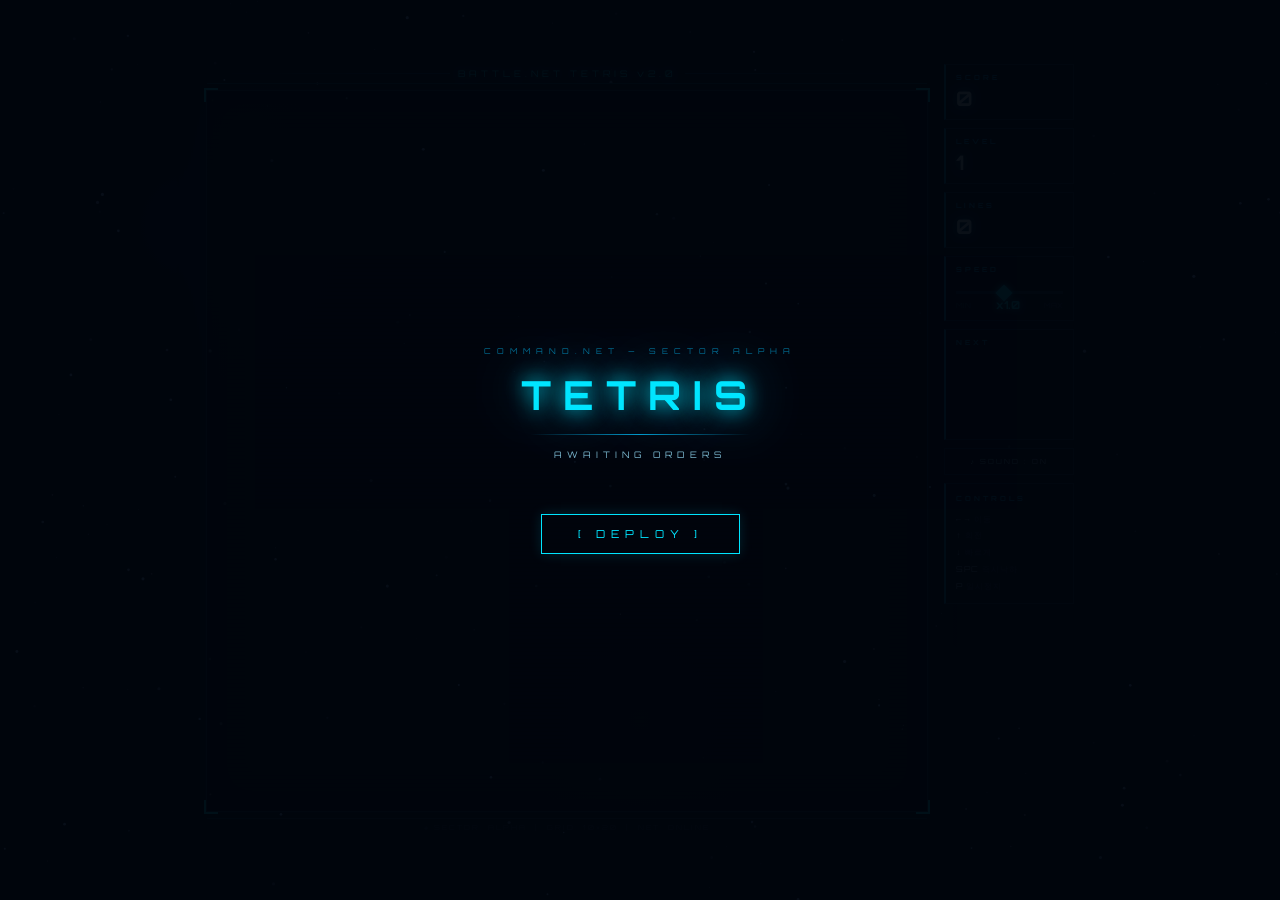
<file: tetris.html>
<!DOCTYPE html>
<html lang="ko">
<head>
  <meta charset="UTF-8">
  <meta name="viewport" content="width=device-width, initial-scale=1.0">
  <title>TETRIS :: STARCRAFT</title>
  <link href="https://fonts.googleapis.com/css2?family=Orbitron:wght@400;700&display=swap" rel="stylesheet">
  <style>
    :root {
      --cyan:    #00e5ff;
      --blue:    #0099cc;
      --dkblue:  #004466;
      --bg:      #020b14;
      --panel:   #060f1c;
      --border:  #0a3550;
      --text:    #7ab8d0;
      --bright:  #c8e8f4;
      --green:   #00e676;
      --orange:  #ff8800;
      --purple:  #bb44ff;
    }

    * { margin: 0; padding: 0; box-sizing: border-box; }

    body {
      background: var(--bg);
      display: flex;
      justify-content: center;
      align-items: center;
      min-height: 100vh;
      font-family: 'Orbitron', 'Courier New', monospace;
      color: var(--text);
      overflow: hidden;
      user-select: none;
    }

    /* ═══ STARFIELD ═══ */
    #bg-canvas {
      position: fixed;
      inset: 0;
      z-index: 0;
      pointer-events: none;
    }

    /* ═══ LAYOUT ═══ */
    #app {
      position: relative;
      z-index: 1;
      display: flex;
      gap: 16px;
      align-items: flex-start;
    }

    /* ═══ GAME SECTION ═══ */
    #game-section {
      display: flex;
      flex-direction: column;
      align-items: center;
      gap: 6px;
    }

    .title-bar {
      width: 720px;
      display: flex;
      align-items: center;
      justify-content: center;
      gap: 8px;
      font-size: 9px;
      letter-spacing: 4px;
      color: var(--cyan);
      text-shadow: 0 0 10px var(--cyan);
      padding: 4px 0;
      border-bottom: 1px solid var(--dkblue);
    }

    .title-bar::before, .title-bar::after {
      content: '';
      flex: 1;
      height: 1px;
      background: linear-gradient(to right, transparent, var(--dkblue));
    }
    .title-bar::after { background: linear-gradient(to left, transparent, var(--dkblue)); }

    /* ═══ GAME WRAP ═══ */
    #game-wrap {
      position: relative;
      border: 1px solid var(--border);
      box-shadow:
        0 0 0 1px #001422,
        0 0 30px rgba(0,150,200,0.12),
        inset 0 0 40px rgba(0,0,0,0.6);
    }

    .sc-corner {
      position: absolute;
      width: 14px;
      height: 14px;
      z-index: 10;
      pointer-events: none;
    }
    .sc-corner.tl { top:-3px; left:-3px;   border-top:2px solid var(--cyan); border-left:2px solid var(--cyan); }
    .sc-corner.tr { top:-3px; right:-3px;  border-top:2px solid var(--cyan); border-right:2px solid var(--cyan); }
    .sc-corner.bl { bottom:-3px; left:-3px; border-bottom:2px solid var(--cyan); border-left:2px solid var(--cyan); }
    .sc-corner.br { bottom:-3px; right:-3px; border-bottom:2px solid var(--cyan); border-right:2px solid var(--cyan); }

    #scanlines {
      position: absolute;
      inset: 0;
      background: repeating-linear-gradient(
        0deg, transparent, transparent 3px,
        rgba(0,0,0,0.08) 3px, rgba(0,0,0,0.08) 4px
      );
      pointer-events: none;
      z-index: 5;
    }

    #line-flash {
      position: absolute;
      inset: 0;
      pointer-events: none;
      z-index: 6;
      opacity: 0;
      background: rgba(0,229,255,0.14);
    }
    #line-flash.flash { animation: flash-anim 0.3s ease-out forwards; }
    @keyframes flash-anim {
      0%   { opacity: 1; }
      100% { opacity: 0; }
    }

    #game-canvas { display: block; }

    .status-bar {
      width: 720px;
      font-size: 7px;
      letter-spacing: 2px;
      color: #1a3a50;
      text-align: center;
      padding: 4px 0;
      border-top: 1px solid var(--border);
    }

    /* ═══ SIDE PANEL ═══ */
    #side-panel {
      display: flex;
      flex-direction: column;
      gap: 8px;
      width: 130px;
    }

    .panel-box {
      background: var(--panel);
      border: 1px solid var(--border);
      border-left: 2px solid var(--blue);
      padding: 8px 10px;
      position: relative;
    }

    .panel-box h3 {
      font-size: 7px;
      letter-spacing: 3px;
      color: var(--blue);
      margin-bottom: 4px;
    }

    .panel-box .value {
      font-size: 20px;
      font-weight: 700;
      color: var(--bright);
      text-shadow: 0 0 10px var(--blue);
      letter-spacing: 1px;
    }

    /* Speed slider */
    #speed-slider {
      -webkit-appearance: none;
      width: 100%;
      height: 3px;
      background: var(--border);
      outline: none;
      margin: 8px 0 4px;
      cursor: pointer;
    }
    #speed-slider::-webkit-slider-thumb {
      -webkit-appearance: none;
      width: 12px; height: 12px;
      background: var(--cyan);
      cursor: pointer;
      box-shadow: 0 0 6px var(--cyan);
      transform: rotate(45deg);
    }

    .speed-row {
      display: flex;
      justify-content: space-between;
      align-items: center;
      font-size: 7px;
      color: #1a4060;
    }
    #speed-label {
      color: var(--cyan);
      font-size: 11px;
      font-weight: 700;
      text-shadow: 0 0 6px var(--cyan);
    }

    #next-canvas { display: block; margin-top: 4px; }

    /* Sound & Mute button */
    .sc-btn {
      width: 100%;
      background: var(--panel);
      border: 1px solid var(--border);
      color: var(--text);
      font-family: inherit;
      font-size: 7px;
      letter-spacing: 2px;
      padding: 8px 4px;
      cursor: pointer;
      transition: all 0.15s;
      text-transform: uppercase;
    }
    .sc-btn:hover { border-color: var(--cyan); color: var(--cyan); box-shadow: 0 0 8px rgba(0,229,255,0.2); }
    .sc-btn.off   { color: #1a3040; border-color: #071520; }

    /* Controls */
    #controls { font-size: 8px; color: #1a4060; line-height: 2.1; letter-spacing: 1px; }
    #controls .key { color: var(--text); }

    /* ═══ PAUSE INDICATOR ═══ */
    #pause-text {
      position: fixed;
      inset: 0;
      display: none;
      justify-content: center;
      align-items: center;
      z-index: 50;
      pointer-events: none;
    }
    #pause-text.visible { display: flex; }
    #pause-text span {
      font-size: 14px;
      letter-spacing: 8px;
      color: var(--cyan);
      text-shadow: 0 0 20px var(--cyan);
      animation: glow-pulse 1s ease-in-out infinite;
      background: rgba(2,11,20,0.7);
      padding: 12px 28px;
      border: 1px solid var(--border);
    }

    /* ═══ OVERLAY ═══ */
    #overlay {
      position: fixed;
      inset: 0;
      background: rgba(1,5,12,0.95);
      display: flex;
      flex-direction: column;
      justify-content: center;
      align-items: center;
      gap: 14px;
      z-index: 100;
    }
    #overlay.hidden { display: none; }

    .overlay-header {
      font-size: 8px;
      letter-spacing: 6px;
      color: var(--blue);
      opacity: 0.7;
    }

    #overlay h2 {
      font-size: 40px;
      font-weight: 700;
      letter-spacing: 12px;
      color: var(--cyan);
      text-shadow: 0 0 20px var(--cyan), 0 0 60px var(--blue);
      animation: glow-pulse 2s ease-in-out infinite;
    }

    @keyframes glow-pulse {
      0%, 100% { opacity: 1; }
      50%       { opacity: 0.65; }
    }

    .overlay-line {
      width: 220px;
      height: 1px;
      background: linear-gradient(to right, transparent, var(--blue), transparent);
    }

    #overlay-msg {
      font-size: 9px;
      letter-spacing: 5px;
      color: var(--text);
    }
    #overlay-score {
      font-size: 12px;
      letter-spacing: 2px;
      color: var(--green);
      text-shadow: 0 0 8px var(--green);
      min-height: 18px;
    }

    #start-btn {
      margin-top: 8px;
      background: transparent;
      border: 1px solid var(--cyan);
      color: var(--cyan);
      font-family: inherit;
      font-size: 11px;
      letter-spacing: 6px;
      padding: 12px 36px;
      cursor: pointer;
      transition: all 0.2s;
      text-transform: uppercase;
      box-shadow: 0 0 12px rgba(0,229,255,0.15);
    }
    #start-btn:hover {
      background: rgba(0,229,255,0.07);
      box-shadow: 0 0 28px rgba(0,229,255,0.4);
    }
  </style>
</head>
<body>

<canvas id="bg-canvas"></canvas>

<div id="app">
  <div id="game-section">
    <div class="title-bar">BATTLE.NET TETRIS v2.0</div>
    <div id="game-wrap">
      <div class="sc-corner tl"></div>
      <div class="sc-corner tr"></div>
      <div class="sc-corner bl"></div>
      <div class="sc-corner br"></div>
      <div id="scanlines"></div>
      <div id="line-flash"></div>
      <canvas id="game-canvas" width="720" height="720"></canvas>
    </div>
    <div class="status-bar">◈ SECTOR: ALPHA &nbsp;|&nbsp; GRID: 10×20 &nbsp;|&nbsp; NET: ONLINE</div>
  </div>

  <div id="side-panel">
    <div class="panel-box">
      <h3>SCORE</h3>
      <div class="value" id="score">0</div>
    </div>
    <div class="panel-box">
      <h3>LEVEL</h3>
      <div class="value" id="level">1</div>
    </div>
    <div class="panel-box">
      <h3>LINES</h3>
      <div class="value" id="lines">0</div>
    </div>
    <div class="panel-box" id="speed-box">
      <h3>SPEED</h3>
      <input type="range" id="speed-slider" min="1" max="10" value="5">
      <div class="speed-row">
        <span>MIN</span><span id="speed-label">x1.0</span><span>MAX</span>
      </div>
    </div>
    <div class="panel-box">
      <h3>NEXT</h3>
      <canvas id="next-canvas" width="100" height="80"></canvas>
    </div>
    <button class="sc-btn" id="sound-btn">♪ SOUND : ON</button>
    <div class="panel-box" id="controls">
      <h3>CONTROLS</h3>
      <span class="key">← →</span> 이동<br>
      <span class="key">↑</span> 회전<br>
      <span class="key">↓</span> 빠르게<br>
      <span class="key">SPC</span> 즉시낙하<br>
      <span class="key">P</span> 일시정지
    </div>
  </div>
</div>

<div id="pause-text"><span>⏸ PAUSED</span></div>

<div id="overlay">
  <div class="overlay-header">COMMAND.NET — SECTOR ALPHA</div>
  <h2 id="overlay-title">TETRIS</h2>
  <div class="overlay-line"></div>
  <p id="overlay-msg">AWAITING ORDERS</p>
  <p id="overlay-score"></p>
  <button id="start-btn">[ DEPLOY ]</button>
</div>

<script>
// ═══════════════════════════════════════════
//  STARFIELD BACKGROUND
// ═══════════════════════════════════════════
const bgCanvas = document.getElementById('bg-canvas');
const bgCtx = bgCanvas.getContext('2d');

function resizeBg() {
  bgCanvas.width = window.innerWidth;
  bgCanvas.height = window.innerHeight;
}
resizeBg();
window.addEventListener('resize', resizeBg);

const STAR_COUNT = 200;
const stars = Array.from({length: STAR_COUNT}, () => ({
  x: Math.random(),
  y: Math.random(),
  r: Math.random() * 1.4 + 0.2,
  phase: Math.random() * Math.PI * 2,
  spd: Math.random() * 0.6 + 0.2,
}));

// Slow drift
const driftStars = Array.from({length: 30}, () => ({
  x: Math.random() * window.innerWidth,
  y: Math.random() * window.innerHeight,
  r: Math.random() * 0.8 + 0.2,
  vx: (Math.random() - 0.5) * 0.08,
  vy: Math.random() * 0.04 + 0.01,
}));

function drawBg(ts) {
  const W = bgCanvas.width, H = bgCanvas.height;
  bgCtx.fillStyle = '#020b14';
  bgCtx.fillRect(0, 0, W, H);

  // Nebula glows
  [
    {x:0.15, y:0.25, r:0.22, c:'rgba(0,60,120,0.18)'},
    {x:0.82, y:0.65, r:0.18, c:'rgba(40,0,90,0.15)'},
    {x:0.5,  y:0.8,  r:0.16, c:'rgba(0,80,60,0.12)'},
  ].forEach(n => {
    const g = bgCtx.createRadialGradient(n.x*W, n.y*H, 0, n.x*W, n.y*H, n.r*Math.min(W,H));
    g.addColorStop(0, n.c);
    g.addColorStop(1, 'transparent');
    bgCtx.fillStyle = g;
    bgCtx.fillRect(0, 0, W, H);
  });

  // Static twinkling stars
  stars.forEach(s => {
    const flicker = (Math.sin(ts * 0.0008 * s.spd + s.phase) + 1) / 2;
    const a = 0.2 + flicker * 0.8;
    bgCtx.fillStyle = `rgba(140,200,255,${a})`;
    bgCtx.beginPath();
    bgCtx.arc(s.x * W, s.y * H, s.r, 0, Math.PI * 2);
    bgCtx.fill();
  });

  // Drifting bright stars
  driftStars.forEach(s => {
    s.x += s.vx; s.y += s.vy;
    if (s.y > H) { s.y = 0; s.x = Math.random() * W; }
    if (s.x < 0) s.x = W; if (s.x > W) s.x = 0;
    bgCtx.fillStyle = 'rgba(180,220,255,0.6)';
    bgCtx.beginPath();
    bgCtx.arc(s.x, s.y, s.r, 0, Math.PI * 2);
    bgCtx.fill();
  });

  // Slow horizontal scan sweep
  const sy = ((ts * 0.015) % (H + 40)) - 20;
  const sg = bgCtx.createLinearGradient(0, sy-15, 0, sy+15);
  sg.addColorStop(0, 'transparent');
  sg.addColorStop(0.5, 'rgba(0,180,230,0.025)');
  sg.addColorStop(1, 'transparent');
  bgCtx.fillStyle = sg;
  bgCtx.fillRect(0, sy-15, W, 30);

  requestAnimationFrame(drawBg);
}
requestAnimationFrame(drawBg);

// ═══════════════════════════════════════════
//  SOUND ENGINE  (Web Audio API, no files)
// ═══════════════════════════════════════════
const sfx = {
  ac: null,
  on: true,

  init() {
    if (!this.ac) this.ac = new (window.AudioContext || window.webkitAudioContext)();
    if (this.ac.state === 'suspended') this.ac.resume();
    return this.ac;
  },

  _play(fn) {
    if (!this.on) return;
    try { fn(this.init()); } catch(e) {}
  },

  // Short blip on move
  move() {
    this._play(ac => {
      const o = ac.createOscillator(), g = ac.createGain();
      o.connect(g); g.connect(ac.destination);
      o.type = 'square';
      o.frequency.value = 720;
      g.gain.setValueAtTime(0.04, ac.currentTime);
      g.gain.exponentialRampToValueAtTime(0.001, ac.currentTime + 0.03);
      o.start(); o.stop(ac.currentTime + 0.03);
    });
  },

  // Frequency sweep up on rotate
  rotate() {
    this._play(ac => {
      const o = ac.createOscillator(), g = ac.createGain();
      o.connect(g); g.connect(ac.destination);
      o.type = 'sine';
      o.frequency.setValueAtTime(280, ac.currentTime);
      o.frequency.exponentialRampToValueAtTime(1100, ac.currentTime + 0.07);
      g.gain.setValueAtTime(0.07, ac.currentTime);
      g.gain.exponentialRampToValueAtTime(0.001, ac.currentTime + 0.07);
      o.start(); o.stop(ac.currentTime + 0.07);
    });
  },

  // Low thud on lock
  lock() {
    this._play(ac => {
      const t = ac.currentTime;
      const o = ac.createOscillator(), g = ac.createGain();
      o.connect(g); g.connect(ac.destination);
      o.type = 'sine';
      o.frequency.setValueAtTime(200, t);
      o.frequency.exponentialRampToValueAtTime(50, t + 0.14);
      g.gain.setValueAtTime(0.28, t);
      g.gain.exponentialRampToValueAtTime(0.001, t + 0.14);
      o.start(); o.stop(t + 0.15);
    });
  },

  // Explosion burst for line clear, scaled by count
  clear(n) {
    this._play(ac => {
      const t = ac.currentTime;
      // Noise burst
      const len = ac.sampleRate * 0.4;
      const buf = ac.createBuffer(1, len, ac.sampleRate);
      const d = buf.getChannelData(0);
      for (let i = 0; i < len; i++) d[i] = Math.random() * 2 - 1;
      const noise = ac.createBufferSource();
      noise.buffer = buf;
      const filt = ac.createBiquadFilter();
      filt.type = 'bandpass';
      filt.frequency.value = 250 + n * 80;
      filt.Q.value = 0.6;
      const ng = ac.createGain();
      noise.connect(filt); filt.connect(ng); ng.connect(ac.destination);
      ng.gain.setValueAtTime(0.12 + n * 0.07, t);
      ng.gain.exponentialRampToValueAtTime(0.001, t + 0.35);
      noise.start(); noise.stop(t + 0.35);

      // Tonal sweep per line
      [180, 280, 380, 500].slice(0, n).forEach((f, i) => {
        const o = ac.createOscillator(), g = ac.createGain();
        o.connect(g); g.connect(ac.destination);
        o.type = 'sawtooth';
        o.frequency.setValueAtTime(f * 2.2, t + i * 0.04);
        o.frequency.exponentialRampToValueAtTime(f, t + i * 0.04 + 0.12);
        g.gain.setValueAtTime(0.12, t + i * 0.04);
        g.gain.exponentialRampToValueAtTime(0.001, t + i * 0.04 + 0.2);
        o.start(t + i * 0.04); o.stop(t + i * 0.04 + 0.22);
      });
    });
  },

  // Ascending victory chord on level up
  levelUp() {
    this._play(ac => {
      const t = ac.currentTime;
      [523, 659, 784, 1047].forEach((f, i) => {
        const o = ac.createOscillator(), g = ac.createGain();
        o.connect(g); g.connect(ac.destination);
        o.type = 'sine';
        o.frequency.value = f;
        g.gain.setValueAtTime(0.12, t + i * 0.08);
        g.gain.exponentialRampToValueAtTime(0.001, t + i * 0.08 + 0.2);
        o.start(t + i * 0.08); o.stop(t + i * 0.08 + 0.22);
      });
    });
  },

  // Firebat flamethrower — ignition spark + pink-noise burn + crackle + rumble
  fireBat() {
    this._play(ac => {
      const t = ac.currentTime;
      const dur = 0.75;

      // Pink noise (flamethrower body) — Paul Kellett algorithm
      const len = Math.floor(ac.sampleRate * dur);
      const buf = ac.createBuffer(1, len, ac.sampleRate);
      const d = buf.getChannelData(0);
      let b0=0,b1=0,b2=0,b3=0,b4=0,b5=0;
      for (let i = 0; i < len; i++) {
        const w = Math.random() * 2 - 1;
        b0 = 0.99886*b0 + w*0.0555179;
        b1 = 0.99332*b1 + w*0.0750759;
        b2 = 0.96900*b2 + w*0.1538520;
        b3 = 0.86650*b3 + w*0.3104856;
        b4 = 0.55000*b4 + w*0.5329522;
        b5 = -0.7616*b5 - w*0.0168980;
        d[i] = (b0+b1+b2+b3+b4+b5 + w*0.5362) * 0.11;
      }
      const noise = ac.createBufferSource();
      noise.buffer = buf;

      // Bandpass sweeps low→high→settle (fire spreading outward)
      const bp = ac.createBiquadFilter();
      bp.type = 'bandpass';
      bp.frequency.setValueAtTime(100, t);
      bp.frequency.exponentialRampToValueAtTime(3200, t + 0.22);
      bp.frequency.exponentialRampToValueAtTime(900, t + dur);
      bp.Q.value = 1.3;

      // High shelf adds texture/crackle
      const hs = ac.createBiquadFilter();
      hs.type = 'highshelf';
      hs.frequency.value = 2800;
      hs.gain.value = 11;

      const ng = ac.createGain();
      ng.gain.setValueAtTime(0, t);
      ng.gain.linearRampToValueAtTime(0.72, t + 0.055); // fast ignition ramp
      ng.gain.setValueAtTime(0.72, t + 0.28);
      ng.gain.exponentialRampToValueAtTime(0.001, t + dur);

      noise.connect(bp); bp.connect(hs); hs.connect(ng); ng.connect(ac.destination);
      noise.start(t); noise.stop(t + dur);

      // Low combustion rumble
      const rumble = ac.createOscillator();
      const rg = ac.createGain();
      rumble.connect(rg); rg.connect(ac.destination);
      rumble.type = 'sawtooth';
      rumble.frequency.setValueAtTime(85, t);
      rumble.frequency.exponentialRampToValueAtTime(28, t + 0.5);
      rg.gain.setValueAtTime(0, t);
      rg.gain.linearRampToValueAtTime(0.24, t + 0.04);
      rg.gain.exponentialRampToValueAtTime(0.001, t + 0.52);
      rumble.start(t); rumble.stop(t + 0.54);

      // Ignition spark (high-freq pop)
      const spark = ac.createOscillator();
      const sg = ac.createGain();
      spark.connect(sg); sg.connect(ac.destination);
      spark.type = 'square';
      spark.frequency.setValueAtTime(2600, t);
      spark.frequency.exponentialRampToValueAtTime(350, t + 0.045);
      sg.gain.setValueAtTime(0.22, t);
      sg.gain.exponentialRampToValueAtTime(0.001, t + 0.05);
      spark.start(t); spark.stop(t + 0.05);

      // Random crackle pops during burn
      for (let i = 0; i < 7; i++) {
        const ct = t + 0.06 + Math.random() * 0.55;
        const cr = ac.createOscillator();
        const crg = ac.createGain();
        cr.connect(crg); crg.connect(ac.destination);
        cr.type = 'square';
        cr.frequency.value = 500 + Math.random() * 1400;
        crg.gain.setValueAtTime(0.05 + Math.random() * 0.07, ct);
        crg.gain.exponentialRampToValueAtTime(0.001, ct + 0.022);
        cr.start(ct); cr.stop(ct + 0.025);
      }
    });
  },

  // Descending doom on game over
  gameOver() {
    this._play(ac => {
      const t = ac.currentTime;
      [400, 320, 240, 170, 100].forEach((f, i) => {
        const o = ac.createOscillator(), g = ac.createGain();
        o.connect(g); g.connect(ac.destination);
        o.type = 'sawtooth';
        o.frequency.value = f;
        g.gain.setValueAtTime(0.18, t + i * 0.13);
        g.gain.exponentialRampToValueAtTime(0.001, t + i * 0.13 + 0.28);
        o.start(t + i * 0.13); o.stop(t + i * 0.13 + 0.3);
      });
    });
  },
};

// Sound toggle
const soundBtn = document.getElementById('sound-btn');
soundBtn.addEventListener('click', () => {
  sfx.on = !sfx.on;
  soundBtn.textContent = sfx.on ? '♪ SOUND : ON' : '♪ SOUND : OFF';
  soundBtn.classList.toggle('off', !sfx.on);
  if (sfx.on) sfx.move();
});

// ═══════════════════════════════════════════
//  SPEED CONTROL
// ═══════════════════════════════════════════
let speedMultiplier = 1.0;
const speedSlider = document.getElementById('speed-slider');
const speedLabel  = document.getElementById('speed-label');

speedSlider.addEventListener('input', () => {
  const v = parseInt(speedSlider.value);
  speedMultiplier = Math.pow(2, (v - 5) / 2.5);
  speedLabel.textContent = 'x' + speedMultiplier.toFixed(1);
});

// ═══════════════════════════════════════════
//  PARTICLE & SHAKE SYSTEM
// ═══════════════════════════════════════════
const particles = [];
let shakeFrames = 0, shakeMag = 0;

function startShake(frames, mag) {
  shakeFrames = frames;
  shakeMag = mag;
}

function applyShake() {
  const wrap = document.getElementById('game-wrap');
  if (shakeFrames > 0) {
    const dx = (Math.random() - 0.5) * shakeMag * 2;
    const dy = (Math.random() - 0.5) * shakeMag * 2;
    wrap.style.transform = `translate(${dx}px,${dy}px)`;
    shakeFrames--;
  } else {
    wrap.style.transform = '';
  }
}

function spawnParticles(rowY, cells) {
  cells.forEach((type, c) => {
    if (!type) return;
    const col = COLORS[type];
    const px = (c + 0.5) * BLOCK;
    const py = (rowY + 0.5) * BLOCK;
    for (let i = 0; i < 9; i++) {
      const angle = Math.random() * Math.PI * 2;
      const speed = 1.5 + Math.random() * 7;
      const isSpark = i < 4;
      particles.push({
        x:  px + (Math.random() - 0.5) * BLOCK * 0.7,
        y:  py + (Math.random() - 0.5) * BLOCK * 0.7,
        vx: Math.cos(angle) * speed,
        vy: Math.sin(angle) * speed - (isSpark ? 5 : 2),
        life:    1.0,
        decay:   isSpark ? 0.03 + Math.random()*0.04 : 0.018 + Math.random()*0.02,
        size:    isSpark ? 2 + Math.random()*2 : 4 + Math.random() * (BLOCK * 0.28),
        color:   col,
        glow:    isSpark ? 10 : 6,
        gravity: isSpark ? 0.10 : 0.20,
      });
    }
  });
}

function updateParticles() {
  for (let i = particles.length - 1; i >= 0; i--) {
    const p = particles[i];
    p.x  += p.vx;
    p.y  += p.vy;
    p.vy += p.gravity;
    p.vx *= 0.97;
    p.life -= p.decay;
    if (p.life <= 0) particles.splice(i, 1);
  }
}

function drawParticles() {
  particles.forEach(p => {
    const a = Math.max(0, p.life);
    ctx.globalAlpha = a;
    ctx.shadowColor = p.color;
    ctx.shadowBlur  = p.glow * a;
    ctx.fillStyle   = p.color;
    const s = p.size * a;
    ctx.fillRect(p.x - s/2, p.y - s/2, s, s);
  });
  ctx.globalAlpha = 1;
  ctx.shadowBlur  = 0;
}

// ═══════════════════════════════════════════
//  TETRIS GAME
// ═══════════════════════════════════════════
const COLS = 20, ROWS = 20, BLOCK = 36;

const COLORS = [
  null,
  '#00e5ff', // I  — mineral cyan
  '#7c44ff', // J  — Protoss purple
  '#ff8800', // L  — Terran fire
  '#ffd600', // O  — mineral gold
  '#00e676', // S  — Zerg green
  '#e040fb', // T  — Protoss psi
  '#ff2244', // Z  — Zerg red
];

const SHAPES = [
  null,
  [[0,0,0,0],[1,1,1,1],[0,0,0,0],[0,0,0,0]],
  [[1,0,0],[1,1,1],[0,0,0]],
  [[0,0,1],[1,1,1],[0,0,0]],
  [[1,1],[1,1]],
  [[0,1,1],[1,1,0],[0,0,0]],
  [[0,1,0],[1,1,1],[0,0,0]],
  [[1,1,0],[0,1,1],[0,0,0]],
];

const canvas     = document.getElementById('game-canvas');
const ctx        = canvas.getContext('2d');
const nextCanvas = document.getElementById('next-canvas');
const nctx       = nextCanvas.getContext('2d');
const overlay    = document.getElementById('overlay');
const pauseEl    = document.getElementById('pause-text');

let board, piece, nextType, score, level, lines, dropInterval;
let lastTime, paused, gameOver, animId, dropAccum;

function createBoard() {
  return Array.from({length: ROWS}, () => Array(COLS).fill(0));
}

function randType() { return Math.floor(Math.random() * 7) + 1; }

function newPiece(type) {
  const shape = SHAPES[type].map(r => [...r]);
  return { type, shape, x: Math.floor(COLS/2) - Math.floor(shape[0].length/2), y: 0 };
}

function rotate(shape) {
  const N = shape.length;
  return shape[0].map((_, c) => shape.map((_, r) => shape[N-1-r][c]));
}

function collides(b, p, dx=0, dy=0, shape=p.shape) {
  for (let r = 0; r < shape.length; r++)
    for (let c = 0; c < shape[r].length; c++) {
      if (!shape[r][c]) continue;
      const nx = p.x + c + dx, ny = p.y + r + dy;
      if (nx < 0 || nx >= COLS || ny >= ROWS) return true;
      if (ny >= 0 && b[ny][nx]) return true;
    }
  return false;
}

function merge() {
  piece.shape.forEach((row, r) =>
    row.forEach((v, c) => { if (v) board[piece.y+r][piece.x+c] = piece.type; })
  );
}

function clearLines() {
  // Save full-row data BEFORE splicing (for particles)
  const fullRows = [];
  for (let r = 0; r < ROWS; r++) {
    if (board[r].every(v => v)) fullRows.push({ y: r, cells: [...board[r]] });
  }
  if (!fullRows.length) return;

  fullRows.forEach(row => spawnParticles(row.y, row.cells));

  let cleared = 0;
  for (let r = ROWS - 1; r >= 0; r--) {
    if (board[r].every(v => v)) {
      board.splice(r, 1);
      board.unshift(Array(COLS).fill(0));
      cleared++; r++;
    }
  }

  const prevLevel = level;
  const pts = [0, 100, 300, 500, 800];
  score += (pts[cleared] || 800) * level;
  lines += cleared;
  level = Math.floor(lines / 10) + 1;
  dropInterval = Math.max(80, 1000 - (level - 1) * 90);
  sfx.clear(cleared);
  if (cleared >= 2) sfx.fireBat();
  if (level > prevLevel) sfx.levelUp();
  startShake(
    cleared >= 4 ? 16 : cleared >= 2 ? 10 : 6,
    cleared >= 4 ? 10 : cleared >= 2 ? 6 : 3
  );
  flashClear(cleared);
  updateUI();
}

function flashClear(n) {
  const el = document.getElementById('line-flash');
  el.style.background = n >= 4
    ? 'rgba(255,200,0,0.35)'
    : n >= 2
      ? 'rgba(255,90,0,0.25)'
      : 'rgba(0,229,255,0.18)';
  el.classList.remove('flash');
  void el.offsetWidth;
  el.classList.add('flash');
}

function updateUI() {
  document.getElementById('score').textContent = score;
  document.getElementById('level').textContent = level;
  document.getElementById('lines').textContent = lines;
}

function drawBlock(context, x, y, type, size=BLOCK) {
  if (!type) return;
  const col = COLORS[type];
  const bx = x*size + 2, by = y*size + 2, bs = size - 4;

  // Faint inner tint
  context.fillStyle = col + '18';
  context.fillRect(bx, by, bs, bs);

  // Glowing outline
  context.shadowColor = col;
  context.shadowBlur = 12;
  context.strokeStyle = col;
  context.lineWidth = 2;
  context.strokeRect(bx, by, bs, bs);
  context.shadowBlur = 0;

  // Corner dots for SC terminal feel
  const d = 2;
  context.fillStyle = col;
  [[bx,by],[bx+bs,by],[bx,by+bs],[bx+bs,by+bs]].forEach(([cx,cy]) => {
    context.fillRect(cx - d/2, cy - d/2, d, d);
  });
}

function drawGhost() {
  let dy = 0;
  while (!collides(board, piece, 0, dy+1)) dy++;
  if (dy === 0) return;
  ctx.globalAlpha = 0.18;
  piece.shape.forEach((row, r) =>
    row.forEach((v, c) => { if (v) drawBlock(ctx, piece.x+c, piece.y+r+dy, piece.type); })
  );
  ctx.globalAlpha = 1;
}

function draw() {
  // Background
  ctx.fillStyle = '#030e1a';
  ctx.fillRect(0, 0, canvas.width, canvas.height);

  // Subtle inner vignette
  const cw = canvas.width, ch = canvas.height;
  const vig = ctx.createRadialGradient(cw/2, ch/2, 80, cw/2, ch/2, Math.max(cw, ch)*0.7);
  vig.addColorStop(0, 'transparent');
  vig.addColorStop(1, 'rgba(0,0,0,0.5)');
  ctx.fillStyle = vig;
  ctx.fillRect(0, 0, cw, ch);

  // Grid lines (SC map style)
  ctx.strokeStyle = '#0a2030';
  ctx.lineWidth = 0.5;
  for (let r = 0; r < ROWS; r++)
    for (let c = 0; c < COLS; c++)
      ctx.strokeRect(c*BLOCK, r*BLOCK, BLOCK, BLOCK);

  // Locked board
  board.forEach((row, r) =>
    row.forEach((v, c) => { if (v) drawBlock(ctx, c, r, v); })
  );

  // Ghost piece
  if (piece) drawGhost();

  // Active piece
  if (piece)
    piece.shape.forEach((row, r) =>
      row.forEach((v, c) => { if (v) drawBlock(ctx, piece.x+c, piece.y+r, piece.type); })
    );

  // Particles
  drawParticles();

  // Next canvas
  nctx.fillStyle = '#030e1a';
  nctx.fillRect(0, 0, nextCanvas.width, nextCanvas.height);
  const ns = SHAPES[nextType];
  const SZ = 18;
  const ox = Math.floor((5 - ns[0].length) / 2);
  const oy = Math.floor((4 - ns.length) / 2);
  ns.forEach((row, r) =>
    row.forEach((v, c) => {
      if (!v) return;
      nctx.shadowColor = COLORS[nextType];
      nctx.shadowBlur = 6;
      nctx.fillStyle = COLORS[nextType];
      nctx.fillRect((ox+c)*SZ+1, (oy+r)*SZ+1, SZ-2, SZ-2);
      nctx.shadowBlur = 0;
    })
  );
}

function spawnPiece() {
  piece = newPiece(nextType);
  nextType = randType();
  if (collides(board, piece)) endGame();
}

function hardDrop() {
  while (!collides(board, piece, 0, 1)) { piece.y++; score += 2; }
  sfx.fireBat();
  lockPiece();
}

function lockPiece() {
  merge();
  clearLines();
  updateUI();
  spawnPiece();
}

function moveDown() {
  if (!collides(board, piece, 0, 1)) {
    piece.y++;
  } else {
    sfx.lock();
    lockPiece();
  }
}

function startGame() {
  sfx.init();
  board = createBoard();
  particles.length = 0;
  shakeFrames = 0; shakeMag = 0;
  score = 0; level = 1; lines = 0; dropInterval = 1000;
  dropAccum = 0; gameOver = false; paused = false; lastTime = 0;
  nextType = randType();
  spawnPiece();
  updateUI();
  overlay.classList.add('hidden');
  pauseEl.classList.remove('visible');
  if (animId) cancelAnimationFrame(animId);
  animId = requestAnimationFrame(loop);
}

function endGame() {
  gameOver = true;
  sfx.gameOver();
  document.getElementById('overlay-title').textContent = 'MISSION FAILED';
  document.getElementById('overlay-msg').textContent = 'DEFEAT';
  document.getElementById('overlay-score').textContent = `SCORE: ${score}`;
  document.getElementById('start-btn').textContent = '[ RETRY ]';
  overlay.classList.remove('hidden');
}

function loop(ts) {
  if (gameOver) return;
  if (!paused) {
    const dt = ts - lastTime;
    dropAccum += dt;
    if (dropAccum >= dropInterval / speedMultiplier) {
      moveDown();
      dropAccum = 0;
    }
    updateParticles();
    applyShake();
    draw();
  }
  lastTime = ts;
  animId = requestAnimationFrame(loop);
}

document.addEventListener('keydown', e => {
  if (gameOver || !overlay.classList.contains('hidden')) return;
  switch (e.key) {
    case 'ArrowLeft':
      if (!paused && !collides(board, piece, -1, 0)) { piece.x--; sfx.move(); }
      break;
    case 'ArrowRight':
      if (!paused && !collides(board, piece,  1, 0)) { piece.x++; sfx.move(); }
      break;
    case 'ArrowDown':
      if (!paused) { moveDown(); score++; updateUI(); dropAccum = 0; }
      break;
    case 'ArrowUp':
      if (!paused) {
        const rot = rotate(piece.shape);
        if (!collides(board, piece, 0, 0, rot)) { piece.shape = rot; sfx.rotate(); }
      }
      break;
    case ' ':
      e.preventDefault();
      if (!paused) hardDrop();
      break;
    case 'p': case 'P':
      paused = !paused;
      pauseEl.classList.toggle('visible', paused);
      if (!paused) { lastTime = performance.now(); }
      break;
  }
});

document.getElementById('start-btn').addEventListener('click', startGame);
</script>
</body>
</html>
</file>
<file: css/style.css>
/* ── RESET & ROOT ── */
*, *::before, *::after { box-sizing: border-box; margin: 0; padding: 0; }

:root {
  --ink:    #0a0a0a;
  --paper:  #f2ede6;
  --acid:   #c8ff00;
  --red:    #ff1f1f;
  --blue:   #0014ff;
  --muted:  #9a9189;
  --border: rgba(242,237,230,0.08);
  --f-display: 'Bebas Neue', sans-serif;
  --f-body:    'Bricolage Grotesque', sans-serif;
  --f-mono:    'IBM Plex Mono', monospace;
}

html { scroll-behavior: smooth; }

body {
  background: var(--ink);
  color: var(--paper);
  font-family: var(--f-body);
  font-size: 16px;
  line-height: 1.6;
  overflow-x: hidden;
  cursor: none;
}

a { text-decoration: none; color: inherit; }

/* ── CURSOR ── */
#cur {
  width: 10px; height: 10px;
  background: var(--acid);
  border-radius: 50%;
  position: fixed; top: 0; left: 0;
  pointer-events: none; z-index: 9999;
  transform: translate(-50%, -50%);
  mix-blend-mode: difference;
}
#cur-ring {
  width: 36px; height: 36px;
  border: 1px solid rgba(200,255,0,0.4);
  border-radius: 50%;
  position: fixed; top: 0; left: 0;
  pointer-events: none; z-index: 9998;
  transform: translate(-50%, -50%);
  transition: width 0.25s, height 0.25s, border-color 0.25s;
}

/* ── NAV ── */
nav {
  display: flex;
  justify-content: space-between;
  align-items: center;
  padding: 1.4rem 2.5rem;
  border-bottom: 1px solid var(--border);
  position: sticky; top: 0; z-index: 200;
  background: rgba(10,10,10,0.92);
  backdrop-filter: blur(16px);
}
.n-logo {
  font-family: var(--f-display);
  font-size: 1.6rem; letter-spacing: .08em;
  color: var(--paper);
}
.n-logo em { color: var(--acid); font-style: normal; }
.n-badge { width: 36px; height: 36px; display: block; }
.n-links { display: flex; gap: 2rem; list-style: none; }
.n-links a {
  font-family: var(--f-mono); font-size: .65rem;
  text-transform: uppercase; letter-spacing: .14em;
  color: var(--muted); transition: color .15s;
}
.n-links a:hover { color: var(--acid); }
.n-hire {
  font-family: var(--f-mono); font-size: .65rem;
  text-transform: uppercase; letter-spacing: .12em;
  border: 1px solid var(--acid); color: var(--acid);
  padding: .45rem 1.1rem; transition: background .2s, color .2s;
}
.n-hire:hover { background: var(--acid); color: var(--ink); }

/* ── HERO ── */
#hero {
  min-height: 100vh;
  display: grid;
  grid-template-rows: 1fr auto;
  padding: 0 2.5rem 3rem;
  position: relative; overflow: hidden;
  background-image:
    radial-gradient(ellipse 70% 55% at 68% 48%, rgba(90,0,200,0.07) 0%, transparent 70%),
    radial-gradient(ellipse 45% 35% at 18% 28%, rgba(200,255,0,0.03) 0%, transparent 60%);
}
.hero-bg-grid {
  position: absolute; inset: 0;
  background-image:
    linear-gradient(rgba(242,237,230,.04) 1px, transparent 1px),
    linear-gradient(90deg, rgba(242,237,230,.04) 1px, transparent 1px);
  background-size: 80px 80px;
  pointer-events: none;
}
.hero-diagonal {
  display: none;
}
.hero-diagonal-inner {
  position: absolute; top: 0; right: 0;
  width: 52%; height: 100%;
  display: flex; align-items: center; justify-content: center;
  pointer-events: none;
}
.hero-shape-container {
  display: flex; align-items: center; justify-content: center;
  width: 100%; height: 100%;
}
.hero-circle {
  width: 320px; height: 320px;
  background: radial-gradient(circle, rgba(90,0,200,0.08) 0%, rgba(200,255,0,0.03) 50%, transparent 72%);
  border-radius: 50%;
  display: flex; align-items: center; justify-content: center;
  pointer-events: auto;
}
.badge-svg { width: 100%; height: 100%; display: block; }

.hero-left {
  display: flex; flex-direction: column; justify-content: flex-end;
  padding-bottom: 1rem; max-width: 52%;
  position: relative; z-index: 2;
}
.hero-overline {
  font-family: var(--f-mono); font-size: .65rem;
  text-transform: uppercase; letter-spacing: .18em;
  color: var(--acid); margin-bottom: 1.2rem;
  display: flex; align-items: center; gap: .7rem;
}
.hero-overline::before {
  content: ''; display: inline-block;
  width: 28px; height: 1px; background: var(--acid);
}
.hero-h1 {
  font-family: var(--f-display);
  font-size: clamp(5.5rem, 11vw, 9.5rem);
  line-height: .88; letter-spacing: .02em;
  color: var(--paper); margin-bottom: .6rem;
}
.hero-h1 .ghost {
  -webkit-text-stroke: 1.5px rgba(242,237,230,0.18);
  color: transparent;
  animation: q-uncertainty 7s ease-in-out infinite;
}
.hero-h1 .acid-word {
  color: var(--acid);
  text-shadow: 0 0 60px rgba(200,255,0,0.12);
  animation: q-energy 4.5s ease-in-out infinite;
}
.hero-sub {
  font-size: 1rem; color: var(--muted);
  max-width: 400px; line-height: 1.65;
  font-weight: 300; margin-top: 1.5rem; margin-bottom: 2rem;
}
.hero-sub strong { color: var(--paper); font-weight: 500; }
.hero-cta-row { display: flex; align-items: center; gap: 1.5rem; }

.btn-primary {
  font-family: var(--f-mono); font-size: .7rem;
  text-transform: uppercase; letter-spacing: .1em;
  background: var(--acid); color: var(--ink);
  padding: .75rem 1.8rem;
  transition: transform .2s, box-shadow .2s;
  display: inline-block;
}
.btn-primary:hover { transform: translateY(-3px); box-shadow: 0 12px 32px rgba(200,255,0,.25); }

.btn-ghost {
  font-family: var(--f-mono); font-size: .7rem;
  text-transform: uppercase; letter-spacing: .1em;
  border: 1px solid rgba(242,237,230,.2); color: var(--muted);
  padding: .75rem 1.8rem; transition: border-color .2s, color .2s;
}
.btn-ghost:hover { border-color: var(--paper); color: var(--paper); }

.hero-bottom {
  display: flex; align-items: center; justify-content: space-between;
  padding-top: 2rem; border-top: 1px solid var(--border);
  position: relative; z-index: 2;
}
.hero-stats { display: flex; gap: 3.5rem; }
.stat-n {
  font-family: var(--f-display); font-size: 2.4rem;
  color: var(--paper); letter-spacing: .02em; line-height: 1;
}
.stat-n span { color: var(--acid); }
.stat-l {
  font-family: var(--f-mono); font-size: .58rem;
  text-transform: uppercase; letter-spacing: .12em;
  color: var(--muted); margin-top: .2rem;
}
.scroll-hint {
  font-family: var(--f-mono); font-size: .58rem;
  text-transform: uppercase; letter-spacing: .14em;
  color: var(--muted); display: flex; flex-direction: column;
  align-items: center; gap: .5rem;
}
.scroll-bar {
  width: 1px; height: 44px;
  background: linear-gradient(to bottom, var(--muted), transparent);
  animation: scrollpulse 2s ease-in-out infinite;
}
@keyframes scrollpulse {
  0%,100% { transform: scaleY(1); opacity: 1; }
  50% { transform: scaleY(.3); opacity: .2; }
}

/* ── QUANTUM FIELD ── */
#quantum-canvas {
  position: absolute; inset: 0;
  width: 100%; height: 100%;
  pointer-events: none;
}
.q-readouts {
  position: absolute; inset: 0;
  pointer-events: none;
}
.q-eq {
  position: absolute;
  font-family: var(--f-mono); font-size: .52rem;
  color: rgba(200,255,0,0.13); letter-spacing: .06em;
  white-space: nowrap; line-height: 1;
  animation: q-flicker linear infinite;
}
.q-eq:nth-child(1) { animation-duration: 5.3s; }
.q-eq:nth-child(2) { animation-duration: 7.1s; animation-delay: -2.2s; }
.q-eq:nth-child(3) { animation-duration: 4.8s; animation-delay: -1.1s; }
.q-eq:nth-child(4) { animation-duration: 6.6s; animation-delay: -3.7s; }
.q-eq:nth-child(5) { animation-duration: 3.9s; animation-delay: -0.8s; }
.q-eq:nth-child(6) { animation-duration: 8.2s; animation-delay: -5.0s; }
@keyframes q-flicker {
  0%, 100% { opacity: 1; }
  18%  { opacity: 0.3; }
  42%  { opacity: 0.9; }
  61%  { opacity: 0.15; }
  79%  { opacity: 0.65; }
}
@keyframes q-uncertainty {
  0%, 100% { opacity: 0.72; }
  28%  { opacity: 0.28; }
  55%  { opacity: 0.9; }
  75%  { opacity: 0.45; }
}
@keyframes q-energy {
  0%, 100% { text-shadow: 0 0 60px rgba(200,255,0,0.12); }
  50%       { text-shadow: 0 0 80px rgba(200,255,0,0.32), 0 0 140px rgba(200,255,0,0.07); }
}

/* ── TICKER ── */
.ticker {
  overflow: hidden;
  border-top: 1px solid rgba(242,237,230,.1);
  border-bottom: 1px solid rgba(242,237,230,.1);
  padding: .9rem 0; background: #111;
}
.ticker-track {
  display: flex; gap: 0;
  animation: tick 22s linear infinite;
  white-space: nowrap;
}
.ticker-item {
  font-family: var(--f-display);
  font-size: .95rem; letter-spacing: .12em;
  text-transform: uppercase; color: rgba(242,237,230,.25);
  padding: 0 2.5rem;
  display: flex; align-items: center; gap: 2.5rem; flex-shrink: 0;
}
.ticker-dot {
  width: 6px; height: 6px; background: var(--acid);
  border-radius: 50%; flex-shrink: 0;
}
@keyframes tick { from { transform: translateX(0); } to { transform: translateX(-50%); } }

/* ── WORKS ── */
#works { padding: 6rem 2.5rem; }
.section-header {
  display: flex; align-items: baseline; justify-content: space-between;
  margin-bottom: 3.5rem;
}
.section-label {
  font-family: var(--f-mono); font-size: .63rem;
  text-transform: uppercase; letter-spacing: .16em; color: var(--acid);
}
.section-h {
  font-family: var(--f-display);
  font-size: clamp(3rem, 6vw, 5.5rem);
  letter-spacing: .02em; line-height: .9; color: var(--paper);
}
.see-all {
  font-family: var(--f-mono); font-size: .63rem;
  text-transform: uppercase; letter-spacing: .12em;
  color: var(--muted); border-bottom: 1px solid var(--muted);
  padding-bottom: .15rem; transition: color .2s, border-color .2s;
}
.see-all:hover { color: var(--acid); border-color: var(--acid); }
.works-list { display: flex; flex-direction: column; gap: 0; }
.work-item {
  display: grid;
  grid-template-columns: 120px 1fr auto 200px;
  align-items: center; gap: 2rem;
  padding: 2rem 0;
  border-top: 1px solid var(--border);
  transition: padding-left .3s;
  position: relative;
}
.work-preview {
  width: 200px; height: 120px;
  object-fit: cover; object-position: center top;
  opacity: 0.55; transition: opacity .3s;
  display: block;
}
.work-item:hover .work-preview { opacity: 1; }
.work-item:last-child { border-bottom: 1px solid var(--border); }
.work-item:hover { padding-left: 1rem; }
.work-item::before {
  content: ''; position: absolute;
  left: 0; top: 0; bottom: 0;
  width: 0; background: rgba(200,255,0,.04);
  transition: width .3s;
}
.work-item:hover::before { width: 100%; }
.work-idx {
  font-family: var(--f-mono); font-size: .65rem;
  color: var(--muted); letter-spacing: .06em; padding-top: .2rem;
}
.work-tags-row { display: flex; gap: .5rem; margin-bottom: .5rem; }
.wtag {
  font-family: var(--f-mono); font-size: .58rem;
  text-transform: uppercase; letter-spacing: .1em;
  padding: .2rem .6rem;
  border: 1px solid rgba(242,237,230,.12); color: var(--muted);
}
.work-title-row {
  font-family: var(--f-display);
  font-size: clamp(1.8rem, 3.5vw, 3rem);
  letter-spacing: .02em; color: var(--paper); line-height: 1;
}
.work-desc {
  font-size: .85rem; color: var(--muted);
  margin-top: .5rem; max-width: 500px; line-height: 1.55;
}
.work-arrow {
  font-family: var(--f-mono); font-size: 1.4rem;
  color: var(--muted); transition: color .2s, transform .2s;
}
.work-item:hover .work-arrow { color: var(--acid); transform: translate(4px,-4px); }
.work-item.featured-row .work-title-row { color: var(--acid); }

/* ── ABOUT ── */
#about {
  padding: 6rem 2.5rem;
  display: grid; grid-template-columns: 1fr 1fr; gap: 5rem;
  align-items: center;
  border-top: 1px solid var(--border);
}
.about-label {
  font-family: var(--f-mono); font-size: .63rem;
  text-transform: uppercase; letter-spacing: .16em;
  color: var(--acid); margin-bottom: 1.2rem;
}
.about-h {
  font-family: var(--f-display);
  font-size: clamp(2.8rem, 5.5vw, 5rem);
  letter-spacing: .02em; line-height: .9;
  color: var(--paper); margin-bottom: 2rem;
}
.about-body {
  font-size: .95rem; color: var(--muted);
  line-height: 1.85; margin-bottom: 1.5rem;
}
.about-body strong { color: var(--paper); font-weight: 500; }
.about-edu {
  font-family: var(--f-mono); font-size: .7rem;
  color: var(--muted); letter-spacing: .04em;
  border-top: 1px solid rgba(242,237,230,.1);
  padding-top: 1.2rem; margin-top: 1.5rem;
}
.about-edu b {
  display: block; font-family: var(--f-mono);
  font-size: .58rem; text-transform: uppercase;
  letter-spacing: .14em; color: var(--acid); margin-bottom: .4rem;
}
.about-right { display: flex; flex-direction: column; gap: 0; }
.discipline-card {
  padding: 1.8rem 0;
  border-top: 1px solid rgba(242,237,230,.08);
}
.discipline-card:last-child { border-bottom: 1px solid rgba(242,237,230,.08); }
.disc-header { display: flex; align-items: center; justify-content: space-between; margin-bottom: .6rem; }
.disc-name { font-family: var(--f-display); font-size: 1.6rem; letter-spacing: .04em; color: var(--paper); }
.disc-num { font-family: var(--f-mono); font-size: .6rem; color: var(--muted); letter-spacing: .08em; }
.disc-bar { height: 1px; background: rgba(242,237,230,.08); margin-bottom: .8rem; position: relative; overflow: hidden; }
.disc-bar-fill {
  position: absolute; top: 0; left: 0; height: 100%;
  background: var(--acid); width: 0;
  animation: barGrow 1.5s ease forwards;
  animation-delay: .4s;
}
@keyframes barGrow { to { width: var(--w); } }
.disc-desc { font-size: .82rem; color: var(--muted); line-height: 1.6; }

/* ── SKILLS ── */
#skills {
  padding: 6rem 2.5rem;
  border-top: 1px solid var(--border);
  background: #0d0d0d;
}
.skills-top { display: grid; grid-template-columns: 1fr 2fr; gap: 4rem; align-items: start; }
.skills-intro { font-size: .92rem; color: var(--muted); line-height: 1.8; margin-top: .8rem; }
.skills-mosaic {
  display: grid; grid-template-columns: repeat(4, 1fr);
  gap: 1px; background: rgba(242,237,230,.06);
  margin-top: 4rem;
}
.sk { background: #0d0d0d; padding: 1.6rem 1.2rem; transition: background .2s; }
.sk:hover { background: #161616; }
.sk-abbr {
  font-family: var(--f-display); font-size: 1.8rem;
  letter-spacing: .04em; color: rgba(242,237,230,.12);
  margin-bottom: .7rem; transition: color .2s;
}
.sk:hover .sk-abbr { color: var(--acid); }
.sk-name { font-weight: 500; font-size: .85rem; color: var(--paper); margin-bottom: .2rem; }
.sk-cat { font-family: var(--f-mono); font-size: .58rem; text-transform: uppercase; letter-spacing: .1em; color: var(--muted); }

/* ── CONTACT ── */
#contact {
  padding: 8rem 2.5rem 6rem;
  border-top: 1px solid var(--border);
  text-align: center; position: relative; overflow: hidden;
}
.contact-bg-text {
  position: absolute; bottom: -2rem; left: 50%; transform: translateX(-50%);
  font-family: var(--f-display); font-size: 18vw;
  color: rgba(242,237,230,.015); white-space: nowrap;
  pointer-events: none; letter-spacing: .05em; user-select: none;
}
.contact-giant {
  font-family: var(--f-display);
  font-size: clamp(4rem, 14vw, 11rem);
  letter-spacing: .02em; line-height: .85;
  position: relative; z-index: 2; margin-bottom: 3rem;
}
.contact-giant .line1 { color: var(--paper); }
.contact-giant .line2 { -webkit-text-stroke: 1.5px rgba(242,237,230,.2); color: transparent; }
.contact-giant .line3 { color: var(--acid); }
.contact-meta {
  font-size: .95rem; color: var(--muted);
  max-width: 380px; margin: 0 auto 2.5rem;
  line-height: 1.75; position: relative; z-index: 2;
}
.contact-btns { display: flex; gap: 1rem; justify-content: center; flex-wrap: wrap; position: relative; z-index: 2; }

/* ── FOOTER ── */
footer {
  background: #060606;
  border-top: 1px solid rgba(242,237,230,.06);
  padding: 1.8rem 2.5rem;
  display: flex; justify-content: space-between; align-items: center;
}
.f-copy { font-family: var(--f-mono); font-size: .6rem; text-transform: uppercase; letter-spacing: .1em; color: var(--muted); }
.f-links { display: flex; gap: 2rem; list-style: none; }
.f-links a { font-family: var(--f-mono); font-size: .6rem; text-transform: uppercase; letter-spacing: .1em; color: var(--muted); transition: color .15s; }
.f-links a:hover { color: var(--acid); }

/* ── REVEAL ── */
.reveal { opacity: 0; transform: translateY(40px); transition: opacity .8s ease, transform .8s ease; }
.reveal.in { opacity: 1; transform: translateY(0); }

/* ── NAV TOGGLES ── */
.nav-toggles { display: flex; align-items: center; gap: .8rem; }
.toggle-btn {
  background: none; border: 1px solid var(--border);
  font-family: var(--f-mono); font-size: .6rem;
  text-transform: uppercase; letter-spacing: .1em;
  color: var(--muted); padding: .35rem .7rem;
  cursor: none; transition: color .15s, border-color .15s;
}
.toggle-btn:hover { color: var(--acid); border-color: var(--acid); }

/* ── INVERTED THEME ── */
body.inverted {
  --ink: #f2ede6;
  --paper: #0a0a0a;
  --muted: #6b6460;
  --border: rgba(10,10,10,0.1);
}
body.inverted nav { background: rgba(242,237,230,0.95); }
body.inverted .hero-bg-grid {
  background-image:
    linear-gradient(rgba(10,10,10,.04) 1px, transparent 1px),
    linear-gradient(90deg, rgba(10,10,10,.04) 1px, transparent 1px);
  background-size: 80px 80px;
}
body.inverted .hero-h1 .ghost { -webkit-text-stroke: 1.5px rgba(10,10,10,0.18); }
body.inverted .btn-ghost { border-color: rgba(10,10,10,.2); }
body.inverted .wtag { border-color: rgba(10,10,10,.12); }
body.inverted .ticker {
  background: #e5e0d9;
  border-top-color: rgba(10,10,10,.1);
  border-bottom-color: rgba(10,10,10,.1);
}
body.inverted .ticker-item { color: rgba(10,10,10,.3); }
body.inverted #skills { background: #e8e3dc; }
body.inverted .sk { background: #e8e3dc; }
body.inverted .sk:hover { background: #ddd8d1; }
body.inverted .sk-abbr { color: rgba(10,10,10,.12); }
body.inverted .skills-mosaic { background: rgba(10,10,10,.06); }
body.inverted .about-edu { border-top-color: rgba(10,10,10,.1); }
body.inverted .discipline-card { border-top-color: rgba(10,10,10,.08); border-bottom-color: rgba(10,10,10,.08); }
body.inverted .disc-bar { background: rgba(10,10,10,.08); }
body.inverted .contact-bg-text { color: rgba(10,10,10,.03); }
body.inverted .contact-giant .line2 { -webkit-text-stroke: 1.5px rgba(10,10,10,.2); }
body.inverted footer { background: #ede8e1; border-top-color: rgba(10,10,10,.08); }

/* ── KOREAN FONTS ── */
body.ko { font-family: 'Noto Sans KR', var(--f-body); }
body.ko .hero-h1,
body.ko .section-h,
body.ko .about-h,
body.ko .contact-giant { font-family: 'Black Han Sans', var(--f-display); }
</file>
